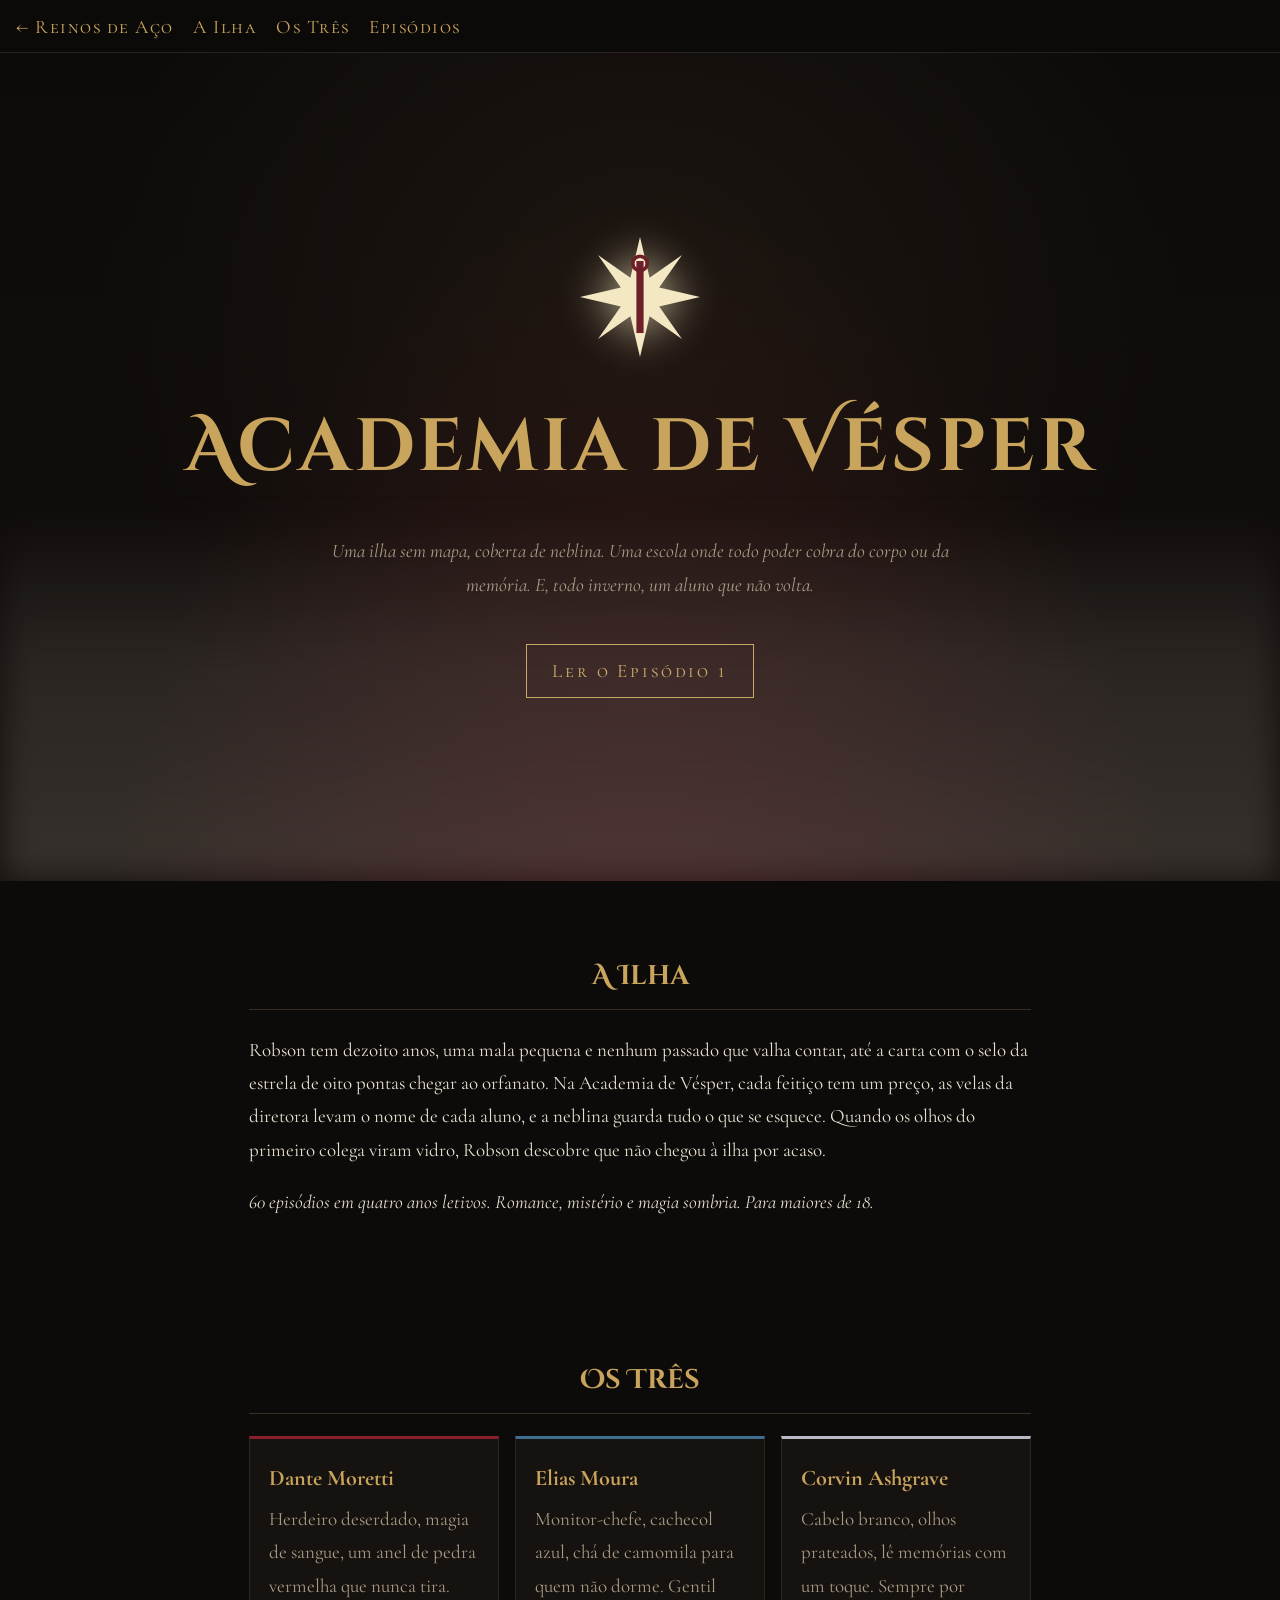
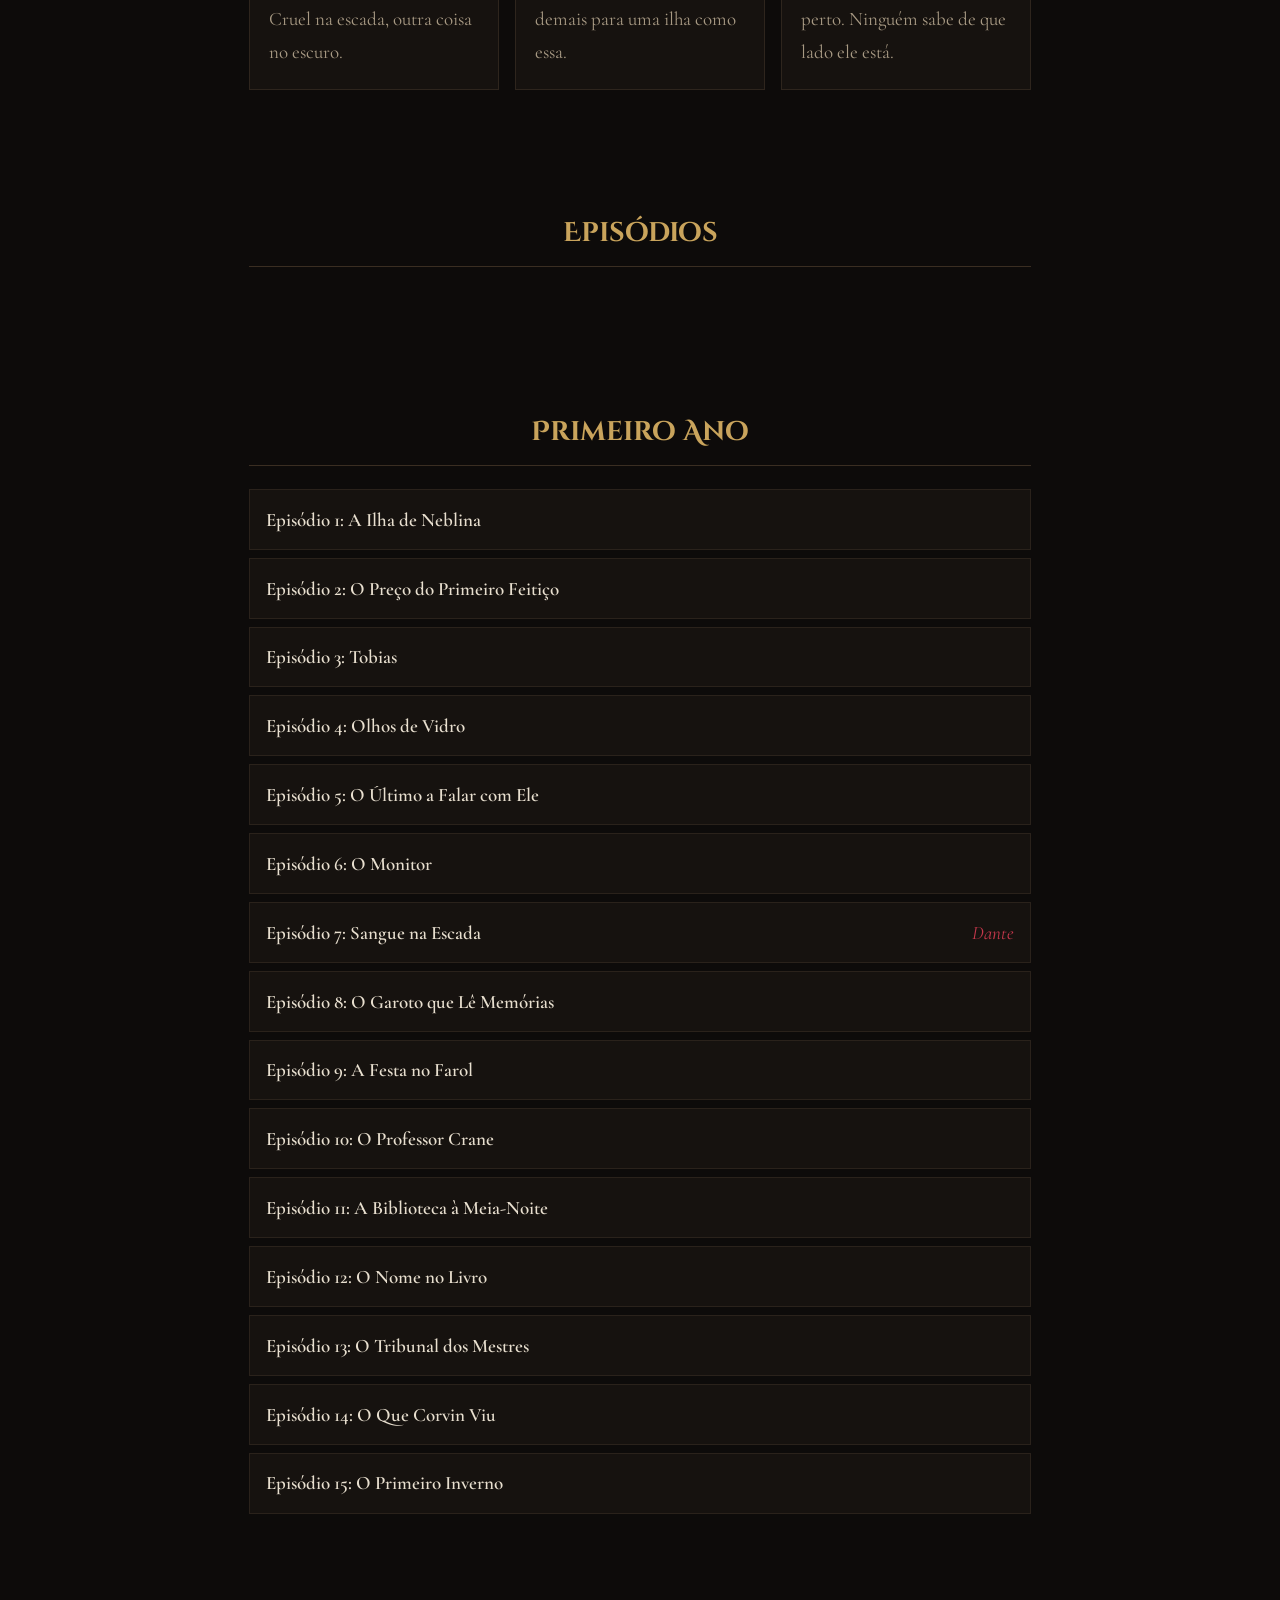
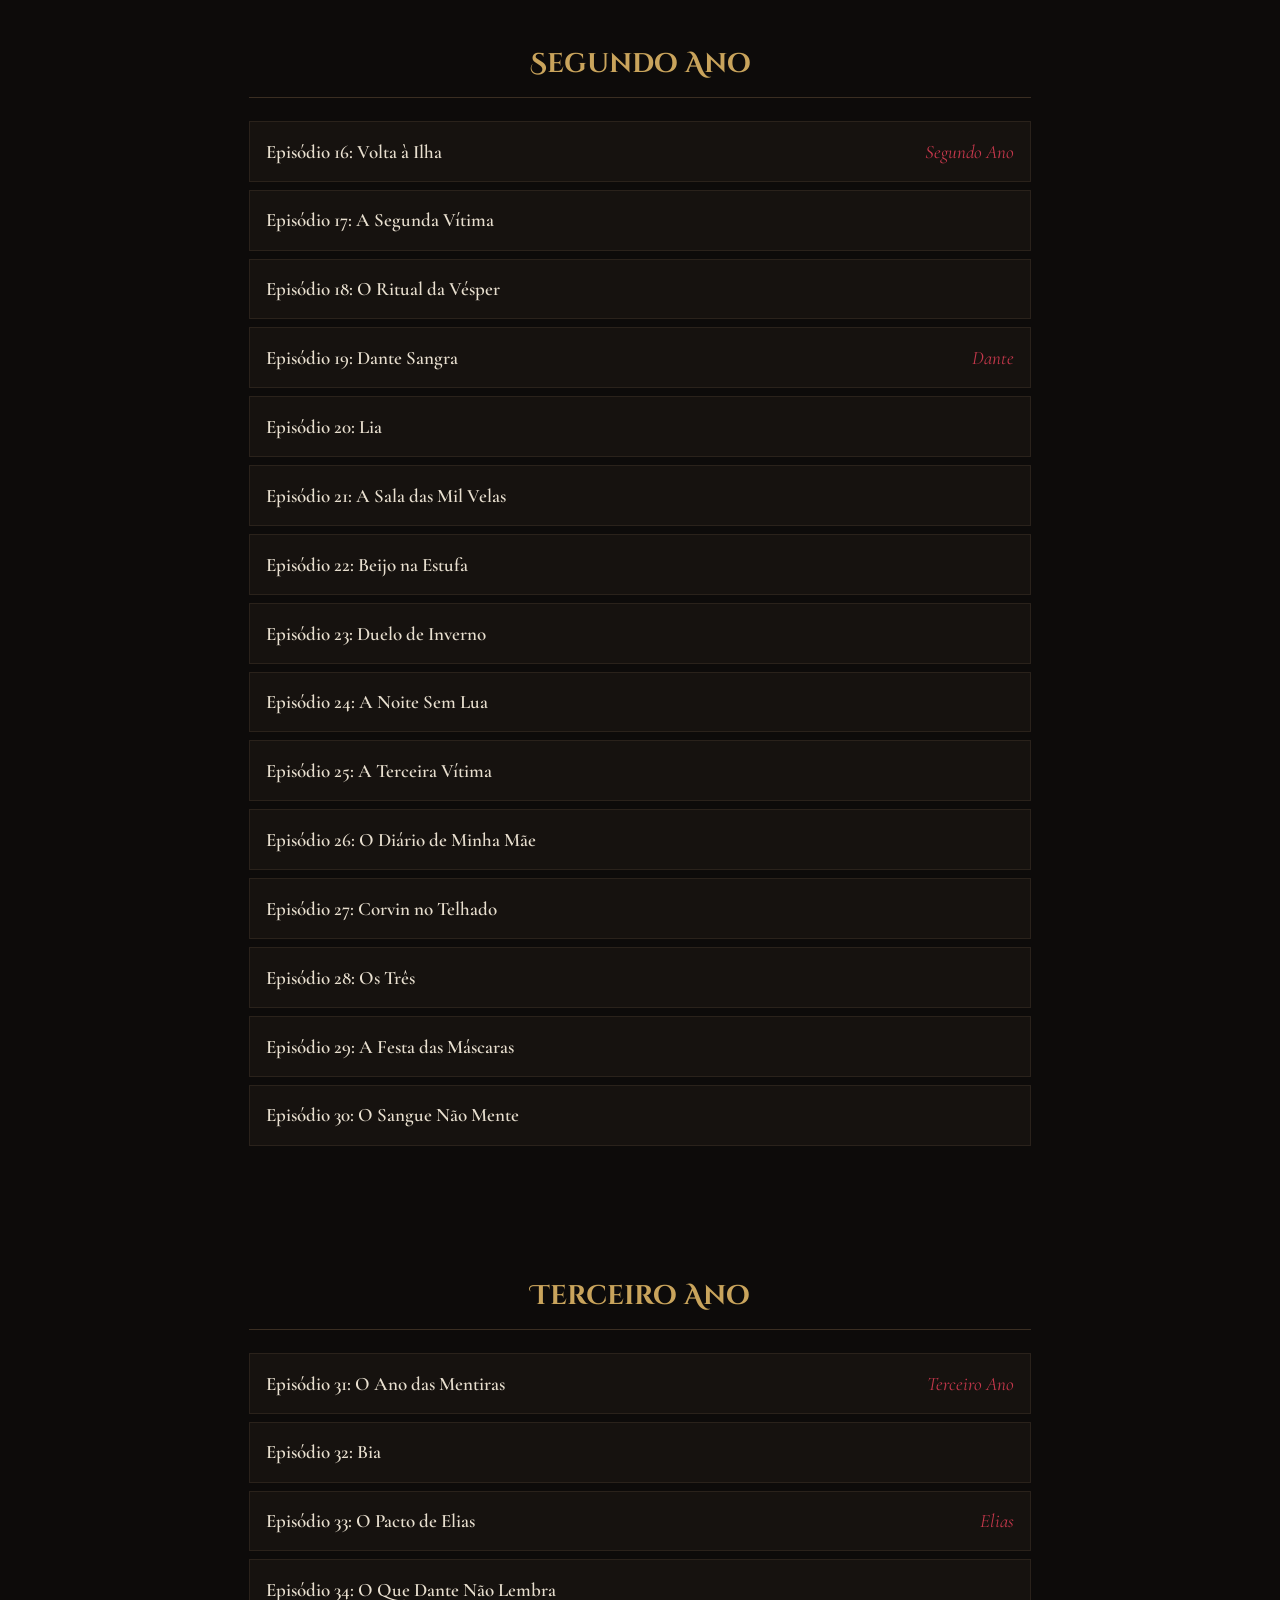
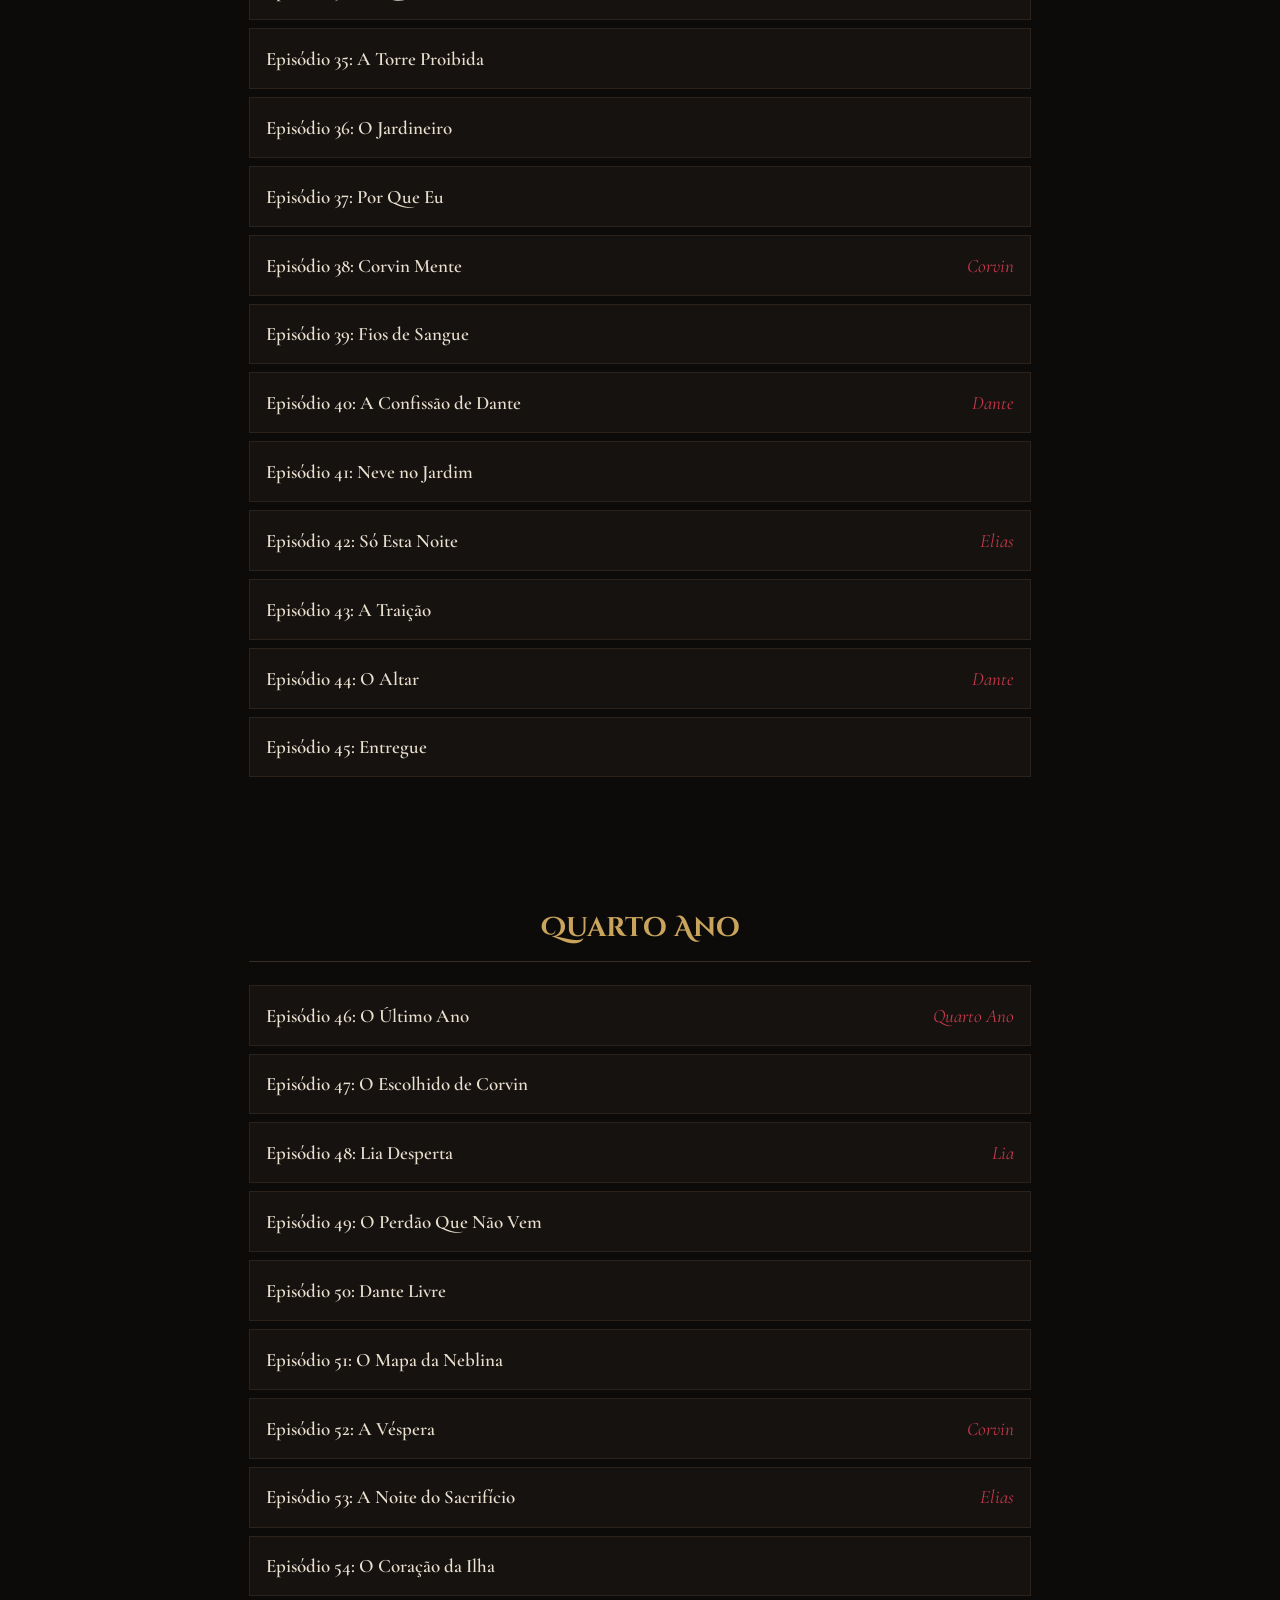
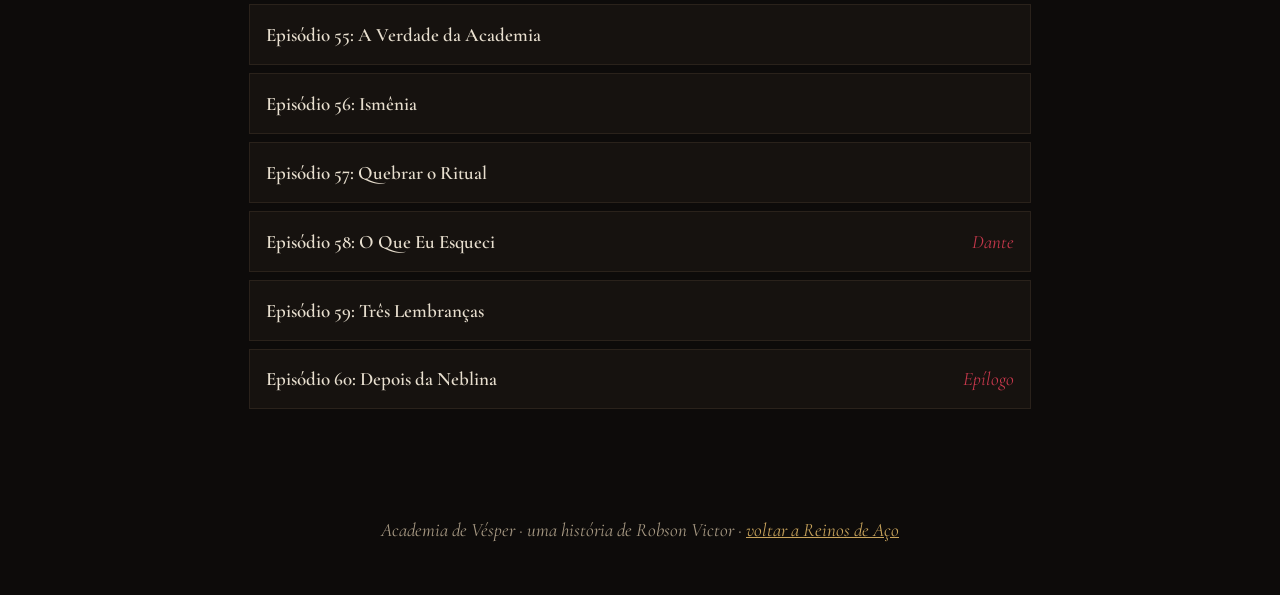
<file: vesper/index.html>
<!DOCTYPE html><html lang="pt-BR"><head><meta charset="utf-8"><meta name="viewport" content="width=device-width,initial-scale=1">
<title>Academia de Vésper</title>
<link href="https://fonts.googleapis.com/css2?family=Cormorant+Garamond:ital,wght@0,400;0,600;1,400&family=Cinzel+Decorative:wght@700&display=swap" rel="stylesheet">
<style>
:root{--bg:#0d0b0a;--ink:#e8dfcf;--muted:#a89a84;--wine:#6e1f2a;--gold:#c9a45c;--paper:#16120f}
*{box-sizing:border-box}body{margin:0;background:var(--bg);color:var(--ink);font:19px/1.75 "Cormorant Garamond",Georgia,serif}
a{color:var(--gold)}nav{position:sticky;top:0;z-index:5;background:#0d0b0aee;border-bottom:1px solid #2a221b;padding:.6rem 1rem;display:flex;gap:1.2rem;flex-wrap:wrap;font-variant:small-caps;letter-spacing:.08em}
nav a{text-decoration:none}
.hero{min-height:92vh;display:flex;flex-direction:column;align-items:center;justify-content:center;text-align:center;padding:3rem 1rem;position:relative;overflow:hidden;
background:radial-gradient(ellipse at 50% 30%,#3a2a1c55,transparent 60%),radial-gradient(ellipse at 50% 120%,#6e1f2a66,transparent 60%),linear-gradient(#0d0b0a,#120d0b)}
.hero:before{content:"";position:absolute;inset:auto 0 0 0;height:45%;background:linear-gradient(transparent,#cfc6b822 40%,#cfc6b833);filter:blur(18px);animation:fog 14s ease-in-out infinite alternate}
@keyframes fog{to{transform:translateX(-6%)}}
.star{width:120px;height:120px;margin-bottom:1.5rem;filter:drop-shadow(0 0 18px #e9dcb6aa);animation:pulse 4s ease-in-out infinite}
@keyframes pulse{50%{filter:drop-shadow(0 0 34px #fff3cc)}}
h1{font-family:"Cinzel Decorative",serif;font-size:clamp(2.2rem,7vw,4.6rem);margin:.2rem 0;color:var(--gold);letter-spacing:.04em}
.hero p{max-width:640px;font-size:1.2rem;color:var(--muted);font-style:italic}
.btn{margin-top:1.4rem;border:1px solid var(--gold);padding:.6rem 1.6rem;text-decoration:none;font-variant:small-caps;letter-spacing:.15em}
section{max-width:820px;margin:0 auto;padding:3rem 1.2rem}h2{font-family:"Cinzel Decorative",serif;color:var(--gold);text-align:center;font-size:1.7rem;border-bottom:1px solid #3a2e22;padding-bottom:.6rem}
.grid{display:grid;grid-template-columns:repeat(auto-fit,minmax(220px,1fr));gap:1rem}
.card{background:var(--paper);border:1px solid #2e251d;border-top:3px solid var(--c,var(--wine));padding:1rem 1.2rem}.card h3{margin:.2rem 0;color:var(--gold)}.card p{margin:.3rem 0;color:var(--muted)}
.ep{background:var(--paper);border:1px solid #2a221b;margin:.5rem 0}.ep summary{cursor:pointer;padding:.8rem 1rem;font-weight:600;display:flex;justify-content:space-between;gap:1rem}
.ep summary span{color:var(--wine);font-style:italic;font-weight:400;filter:brightness(1.8)}.ep[open] summary{border-bottom:1px solid #2a221b}
.text{padding:.5rem 1.4rem 1.4rem}.text hr{border:0;text-align:center}.text hr:after{content:"✦";color:var(--gold)}
footer{text-align:center;color:var(--muted);padding:3rem 1rem;font-style:italic}
</style></head><body>
<nav><a href="../">← Reinos de Aço</a><a href="#sobre">A Ilha</a><a href="#eles">Os Três</a><a href="#episodios">Episódios</a></nav>
<header class="hero">
<svg class="star" viewBox="0 0 100 100"><polygon fill="#f3e7c4" points="50,0 58,34 85,15 66,42 100,50 66,58 85,85 58,66 50,100 42,66 15,85 34,58 0,50 34,42 15,15 42,34"/><rect x="47" y="20" width="6" height="60" fill="#6e1f2a"/><circle cx="50" cy="22" r="6" fill="none" stroke="#6e1f2a" stroke-width="3"/></svg>
<h1>Academia de Vésper</h1>
<p>Uma ilha sem mapa, coberta de neblina. Uma escola onde todo poder cobra do corpo ou da memória. E, todo inverno, um aluno que não volta.</p>
<a class="btn" href="#ep1">Ler o Episódio 1</a></header>
<section id="sobre"><h2>A Ilha</h2><p>Robson tem dezoito anos, uma mala pequena e nenhum passado que valha contar, até a carta com o selo da estrela de oito pontas chegar ao orfanato. Na Academia de Vésper, cada feitiço tem um preço, as velas da diretora levam o nome de cada aluno, e a neblina guarda tudo o que se esquece. Quando os olhos do primeiro colega viram vidro, Robson descobre que não chegou à ilha por acaso.</p><p><em>60 episódios em quatro anos letivos. Romance, mistério e magia sombria. Para maiores de 18.</em></p></section>
<section id="eles"><h2>Os Três</h2><div class="grid">
<div class="card" style="--c:#8b1e2d"><h3>Dante Moretti</h3><p>Herdeiro deserdado, magia de sangue, um anel de pedra vermelha que nunca tira. Cruel na escada, outra coisa no escuro.</p></div>
<div class="card" style="--c:#3c6e8f"><h3>Elias Moura</h3><p>Monitor-chefe, cachecol azul, chá de camomila para quem não dorme. Gentil demais para uma ilha como essa.</p></div>
<div class="card" style="--c:#b9b9c6"><h3>Corvin Ashgrave</h3><p>Cabelo branco, olhos prateados, lê memórias com um toque. Sempre por perto. Ninguém sabe de que lado ele está.</p></div>
</div></section>
<section id="episodios"><h2>Episódios</h2></section>
<section class="year"><h2>Primeiro Ano</h2><details class="ep" id="ep1"><summary>Episódio 1: A Ilha de Neblina</summary><div class="text"><p>A balsa não tinha nome, só um número pintado no casco: 13. Robson achou aquilo um péssimo sinal e, mesmo assim, subiu a rampa com a mala de couro gasta que tinha sido da mãe. Ele não lembrava do rosto dela. Lembrava do cheiro de lavanda que ainda morava no forro da mala, e isso tinha que bastar.</p><p>Tinha dezoito anos fazia três dias. A carta chegara no dia do aniversário, lacrada com cera cor de vinho e um símbolo que ele nunca vira: uma estrela de oito pontas atravessada por uma chave. <em>Robson Victor, você foi admitido na Academia de Vésper. A balsa parte do Cais Velho à meia-noite. Não traga ninguém.</em> Não havia remetente. Não havia como recusar, também. Quando ele tentou rasgar a carta, o papel se recompôs sozinho na mão dele, quente como pele.</p><p>A neblina começou a dez minutos do cais. Primeiro rala, depois espessa como leite, até que Robson não via mais a própria mão no corrimão. Os outros passageiros eram uns vinte jovens, todos da idade dele, todos calados. Uma garota de tranças ruivas roía as unhas até sangrar. Um garoto alto, de casaco preto bom demais para aquela balsa, olhava a água como quem já sabia o que havia embaixo.</p><p>— Primeira vez? — perguntou a garota ruiva.</p><p>— É tão óbvio assim?</p><p>— Todo mundo aqui é primeira vez. Ninguém volta pra contar. — Ela estendeu a mão. — Beatriz. Bia. Meu irmão mais velho veio pra cá há seis anos. Nunca mais escreveu.</p><p>Robson apertou a mão dela e não soube o que responder.</p><p>A ilha surgiu de repente, como se a neblina tivesse aberto uma cortina. Penhascos negros, uma escadaria de pedra cortada na rocha e, lá no alto, a Academia: torres pontudas, vitrais acesos em cor de âmbar, um relógio enorme cujo ponteiro parecia andar para trás. O garoto de casaco preto riu baixo.</p><p>— Bonita, né? — disse ele, sem olhar para ninguém. — Igual armadilha de urso.</p><p>Ele tinha cabelo escuro jogado na testa, maxilar quadrado e um anel de prata com uma pedra vermelha no dedo médio. Quando percebeu que Robson o encarava, sorriu de canto.</p><p>— Algum problema, novato?</p><p>— Você também é novato.</p><p>— Eu nasci sabendo onde fica cada pedra desse lugar. Dante Moretti. Decora, porque você vai ouvir muito.</p><p>— Robson. Decora também, porque eu não vou sair do seu caminho.</p><p>Bia segurou o riso. Dante ergueu uma sobrancelha, interessado de um jeito que irritou Robson mais do que a arrogância.</p><p>No topo da escadaria, um rapaz esperava com uma lanterna. Era um pouco mais velho, uns vinte anos, cabelos castanho-claros ondulados, óculos redondos, um cachecol azul com o brasão da Academia. Tinha a voz mais gentil que Robson ouvira em meses.</p><p>— Bem-vindos. Sou Elias Moura, monitor do primeiro ano. Fiquem perto da lanterna. A neblina aqui gosta de quem se perde.</p><p>— Gosta como? — perguntou Robson.</p><p>Elias olhou para ele de verdade, pela primeira vez. Tinha olhos cor de mel cansados.</p><p>— Ela guarda. E não devolve.</p><p>Os portões de ferro se abriram sem que ninguém os tocasse. O saguão era um poço de pedra iluminado por mil velas que flutuavam no ar. Retratos antigos cobriam as paredes, e Robson teve a sensação desagradável de que os olhos pintados o seguiam. Num deles, uma mulher de cabelo escuro preso numa trança parecia, por um segundo, sorrir para ele. Quando ele piscou, ela estava séria de novo.</p><p>Na escadaria principal, alguém descia devagar. Os alunos mais velhos que passavam abriam caminho como água em volta de uma pedra. Era alto e magro, todo de preto, cabelo platinado quase branco caindo nos ombros, e tinha os olhos mais claros que Robson já vira: cinza de prata, quase sem pupila. Uma cicatriz fina atravessava a sobrancelha esquerda.</p><p>— Quem é aquele? — sussurrou Robson.</p><p>— Corvin Ashgrave — respondeu Bia, pálida. — Último ano. Dizem que ele lê memórias. Que basta encostar em você.</p><p>Corvin parou três degraus acima deles. Não olhou para Dante, nem para Bia, nem para Elias. Olhou para Robson. Por um instante longo demais, o saguão inteiro pareceu prender a respiração. Então ele disse, numa voz baixa e rouca:</p><p>— Então é você.</p><p>E foi embora.</p><p>— O que ele quis dizer com isso? — perguntou Robson.</p><p>Elias não respondeu. Dante, pela primeira vez naquela noite, não sorriu.</p><p>A diretora os recebeu no Salão Âmbar. Ismênia Vale era uma mulher de idade impossível de adivinhar, cabelos grisalhos presos num coque perfeito, luvas de renda negra. Sua voz não precisava de magia para encher o salão.</p><p>— Aqui, cada um de vocês vai descobrir o seu dom. E aqui, cada um de vocês vai pagar por ele. Toda magia em Vésper tem preço: o corpo ou a memória. Escolham bem o que estão dispostos a perder. — Ela sorriu. — E nunca, jamais, saiam depois do sino da meia-noite.</p><p>O relógio da torre bateu doze vezes, para trás.</p><p>Naquela noite, no dormitório da Torre Leste, Robson não dormiu. Pela janela, a neblina se movia como um animal respirando. E lá embaixo, no pátio, uma figura de preto e cabelo branco olhava para a janela dele, imóvel, até o amanhecer.</p></div></details><details class="ep" id="ep2"><summary>Episódio 2: O Preço do Primeiro Feitiço</summary><div class="text"><p>A cerimônia do Despertar acontecia no terceiro dia, na Sala dos Espelhos. Era uma sala circular sem janelas, com espelhos de moldura escura do chão ao teto, e no centro uma bacia de pedra cheia de uma água tão parada que parecia vidro.</p><p>— Vocês vão colocar as mãos na água — explicou o professor Aurélio Crane, um homem magro de barba pontuda e dedos manchados de tinta. — A água mostra o dom. Depois, mostra o preço. Não gritem. A água não gosta de gritos.</p><p>Bia foi a quarta. Quando ela tocou a água, as chamas de todas as velas se inclinaram para ela. Fogo. Nos espelhos, o reflexo dela envelheceu um ano em um segundo e voltou ao normal.</p><p>— Corpo — anunciou Crane, anotando. — Cada grande chama vai custar um pouco do seu tempo, senhorita Alves. Use com moderação.</p><p>Bia ficou branca, mas ergueu o queixo.</p><p>Dante foi o décimo. Ele mergulhou as mãos na água sem hesitar, e a bacia inteira ficou vermelha. Um murmúrio correu entre os alunos. Nos espelhos, o reflexo de Dante sangrava pelos olhos, pelo nariz, pelas mãos.</p><p>— Sangue — disse Crane, mais baixo. — Como seu pai. Como seu avô. Preço: corpo. O senhor sabe o que isso significa, Moretti.</p><p>— Sei — respondeu Dante, secando as mãos na calça como se nada tivesse acontecido. Mas Robson viu os dedos dele tremerem.</p><p>Quando chegou a vez de Robson, a sala ficou fria. Ele mergulhou as mãos e não sentiu nada. Nem frio, nem calor. A água continuou transparente. Os espelhos continuaram mostrando um Robson normal, de olhos arregalados.</p><p>— Hum — fez Crane. — Interessante. Às vezes o dom demora a...</p><p>Então todas as velas da sala se apagaram ao mesmo tempo.</p><p>No escuro, Robson sentiu: um puxão, como se o ar estivesse sendo sugado para dentro do peito dele. A magia da sala, as chamas de Bia ainda mornas no ar, o cheiro de ferro do sangue de Dante, tudo correu para as mãos dele como água para um ralo. E junto, alguma coisa saiu dele. Uma imagem: uma cozinha amarela, uma mulher cantando. Sumiu. Ele tentou alcançar a lembrança e não havia nada lá, só um buraco liso.</p><p>Quando as velas voltaram, Crane estava pálido.</p><p>— Anulação — disse ele, num sussurro. — Você absorve magia. Desfaz.</p><p>— E o preço? — perguntou Robson, com a voz estranha.</p><p>Crane olhou para os espelhos. Em todos eles, o reflexo de Robson tinha o rosto borrado, como uma foto antiga apagada pela chuva.</p><p>— Memória, senhor Victor. Cada vez que você usar, vai esquecer alguma coisa. E não escolhe o quê.</p><p>Robson saiu da sala com as pernas moles. Tentou lembrar o que tinha perdido e só sabia que tinha sido algo bom. Isso doía mais do que se soubesse.</p><p>No corredor, Elias o esperava.</p><p>— Você tá bem?</p><p>— Acabei de esquecer alguma coisa e nem sei o quê. Então não, acho que não.</p><p>Elias tirou do bolso um caderno pequeno de capa de couro azul e uma caneta.</p><p>— Todo mundo que paga com memória devia ter um desses. Escreve as coisas que importam. Assim, se sumirem da cabeça, ficam no papel. — Ele sorriu, meio sem jeito. — Minha irmã faz isso. Paga com memória também.</p><p>— Sua irmã estuda aqui?</p><p>O sorriso de Elias vacilou.</p><p>— Estudava. Ela tá na enfermaria da ala norte. Faz um tempo.</p><p>Robson pegou o caderno. Na primeira página escreveu: <em>Minha mãe cheirava a lavanda. Meu nome é Robson Victor. Eu cheguei aqui no dia 3 de setembro.</em> Quando ergueu os olhos, Elias estava perto demais, olhando a letra dele, e se afastou um passo, corando.</p><p>— Desculpa. Hábito de monitor.</p><p>— Tudo bem — disse Robson, e descobriu que estava sorrindo.</p><p>À noite, no refeitório, Dante se sentou na frente dele sem pedir licença.</p><p>— Anulação — disse, girando o anel vermelho. — Sabe quantos anuladores a Academia teve em trezentos anos? Três. Sabe o que aconteceu com eles?</p><p>— Imagino que você vai me contar.</p><p>— Nenhum se formou. — Dante se inclinou por cima da mesa. Tinha um cheiro de cedro e ferro. — Eu sentiria muito se você sumisse antes de eu ter a chance de te derrotar num duelo, novato.</p><p>— Você tá me ameaçando ou flertando? Porque tá difícil saber.</p><p>Dante abriu a boca, fechou, e pela primeira vez pareceu não ter resposta. Bia engasgou com o suco. Ele se levantou, irritado, e saiu. Mas, da porta, olhou para trás.</p><p>Mais tarde, escrevendo no caderno azul, Robson anotou: <em>Dante Moretti. Sangue. Idiota. Olhou pra trás.</em></p><p>E, abaixo, numa letra que ele não lembrava de ter feito:</p><p><em>Não confie no espelho.</em></p></div></details><details class="ep" id="ep3"><summary>Episódio 3: Tobias</summary><div class="text"><p>Tobias Lenz era a pessoa mais falante que Robson já conhecera. Dividiam o quarto na Torre Leste com mais dois garotos que mal apareciam, e em uma semana Tobias já tinha contado a Robson a vida inteira: a fazenda de maçãs da família, os três irmãos menores, a professora que descobriu que ele fazia flores murcharem com o olhar.</p><p>— Meu dom é o inverso de vida — disse ele na quinta noite, deitado na cama de cima, balançando um pé. — Eu seco as coisas. O preço é corpo. Cada vez que eu uso, meus dedos ficam mais frios. Olha.</p><p>Ele estendeu a mão para baixo, e Robson tocou: gelada como pedra de rio.</p><p>— Não usa muito, então.</p><p>— Não dá pra não usar. Os professores mandam. — Tobias ficou quieto um tempo. — Robson, você já reparou que tem uma ala inteira da biblioteca fechada com corrente?</p><p>— A Seção Velada. Elias disse que é só pra último ano.</p><p>— Eu entrei.</p><p>Robson se sentou na cama.</p><p>— Você o quê?</p><p>— Ontem. A corrente tava solta. Achei um livro com nomes. Uma lista. Um nome por ano, desde mil seiscentos e alguma coisa. Do lado de cada nome, uma data. Sempre a mesma: a noite do solstício de inverno. — A voz dele baixou. — E sabe o que é estranho? Eu procurei os nomes nos registros de formatura. Nenhum deles se formou. Nenhum deles foi expulso. Eles simplesmente param de existir.</p><p>Um frio subiu pela espinha de Robson.</p><p>— Talvez seja uma lista de... sei lá, homenagens.</p><p>— Talvez. — Tobias não parecia acreditar. — Vou voltar amanhã e copiar a lista. Quero ver se meu tio tá nela. Ele estudou aqui e a família diz que ele morreu num acidente de barco. Mas ninguém nunca achou o barco.</p><p>— Tobias, não volta lá sozinho.</p><p>— Então vem comigo.</p><p>Robson hesitou. Tinha tido um dia horrível: um treino de Anulação com Crane em que esqueceu o nome da rua onde cresceu, e precisou ler no caderno azul. Ainda estava com dor de cabeça.</p><p>— Amanhã eu vejo — disse.</p><p>Tobias sorriu no escuro.</p><p>— Você é um bom amigo, sabia? A gente se conhece há uma semana e eu já confio em você.</p><p>No dia seguinte, Robson passou a tarde inteira no pátio de duelos, porque Dante o desafiou na frente de todo mundo.</p><p>— Primeiro duelo oficial dos novatos — anunciou Dante, tirando o casaco. Por baixo, uma camisa branca de mangas dobradas mostrava antebraços cheios de pequenas cicatrizes. — A não ser que você prefira correr.</p><p>Robson não sabia duelar. Mas sabia apanhar, porque tinha crescido em orfanato. Quando Dante fez o primeiro movimento, um chicote fino de sangue saindo do próprio pulso, Robson não pensou: abriu as mãos e puxou. O chicote se desfez no ar como fumaça vermelha. Dante cambaleou, surpreso, e Robson aproveitou para derrubá-lo com um empurrão nada mágico no peito.</p><p>Os dois caíram no chão de pedra. Robson por cima. Por um segundo, ficaram parados, respirando rápido, rostos a um palmo de distância. Os olhos de Dante eram castanho-escuros, quase pretos, com uma pinta pequena embaixo do esquerdo. Ele não empurrou Robson de volta.</p><p>— Trapaceiro — disse Dante, baixo.</p><p>— Ganhador — respondeu Robson.</p><p>Alguém assobiou na plateia. Robson se levantou depressa, com o rosto quente. Dante ficou deitado mais um instante, olhando o céu, e então riu. Uma risada de verdade, sem arrogância.</p><p>— Revanche — disse ele. — Sexta.</p><p>Só quando foi embora do pátio Robson percebeu que tinha esquecido algo de novo. Abriu o caderno azul e leu a primeira página. <em>Minha mãe cheirava a lavanda.</em> Ele leu a frase três vezes. Não lembrava de lavanda. Não lembrava de cheiro nenhum.</p><p>Ficou tão abalado que foi direto para o quarto e dormiu sem jantar. Acordou depois da meia-noite com o sino. A cama de cima estava vazia. O pé de Tobias não balançava.</p><p>Ele esperou. Uma hora. Duas. Pensou em ir atrás, lembrou do aviso da diretora, pensou de novo. No fim, acabou cochilando sentado.</p><p>Às seis da manhã, um grito atravessou a Torre Leste inteira.</p><p>Robson correu pelo corredor de pijama, junto com metade dos alunos. Na porta da biblioteca, Elias estava de joelhos, branco como papel, tentando impedir os novatos de entrar. Mas Robson viu por cima do ombro dele.</p><p>Tobias estava sentado numa das mesas de leitura, a cabeça apoiada num livro aberto, como se tivesse adormecido estudando. Só que os olhos dele estavam abertos. E não eram mais olhos. Eram duas esferas de vidro transparente, perfeitas, onde a luz das janelas se partia em pequenos arco-íris.</p><p>Robson ouviu alguém vomitar atrás dele. Ouviu Bia chamar seu nome. Ouviu Elias dizendo "voltem, voltem pra cima". Mas o que mais ouviu foi a voz de Tobias, de um dia antes, sorrindo no escuro:</p><p><em>Então vem comigo.</em></p></div></details><details class="ep" id="ep4"><summary>Episódio 4: Olhos de Vidro</summary><div class="text"><p>A Academia não chamou a polícia. Não havia polícia na ilha, e a balsa só voltava na primavera. Em vez disso, a diretora Ismênia Vale reuniu os alunos no Salão Âmbar às oito da manhã, as luvas de renda imóveis sobre o púlpito.</p><p>— Tobias Lenz faleceu esta noite — disse ela. — Uma tragédia. A causa está sendo investigada pelos mestres. Até segunda ordem, o toque de recolher começa às nove. A biblioteca está fechada.</p><p>Ninguém perguntou dos olhos. Todo mundo tinha visto, ou ouvido de quem viu, e ninguém perguntou. Robson percebeu que isso era a coisa mais assustadora de todas: o silêncio treinado de quem já tinha passado por aquilo antes.</p><p>Depois da reunião, ele subiu ao quarto e encontrou a cama de Tobias já arrumada. Os lençóis trocados, a mala sumida, os desenhos de maçãs que ele tinha pregado na parede arrancados, deixando só furinhos de alfinete. Era como se Tobias nunca tivesse existido.</p><p>Robson se sentou na cama dele e chorou, pela primeira vez desde que chegara.</p><p>Alguém bateu à porta. Era Elias, com duas xícaras de chá.</p><p>— Posso?</p><p>Robson fez que sim. Elias sentou ao lado dele, e por um tempo os dois só ficaram ali, segurando as xícaras quentes.</p><p>— Vocês eram próximos — disse Elias.</p><p>— Uma semana. Mas sim. — Robson enxugou o rosto. — Elias, ele me contou de um livro. Na Seção Velada. Uma lista de nomes, um por ano, todos com a data do solstício. Ele ia voltar lá ontem. Me chamou pra ir junto. Eu não fui.</p><p>Elias ficou muito quieto.</p><p>— Você contou isso pra mais alguém?</p><p>— Não.</p><p>— Não conta. — Elias pousou a xícara e pegou as mãos de Robson. As dele eram quentes e tinham calos de caneta. — Escuta. Eu tô nessa escola há quatro anos. Isso já aconteceu antes. Olhos de vidro. Uma vez por ano, às vezes duas. Os mestres sempre dizem que foi um acidente de magia. Que o aluno usou o dom além do limite. E quem faz pergunta demais...</p><p>— Some?</p><p>— É transferido. — Elias tentou sorrir e não conseguiu. — É o que dizem.</p><p>— Você não acredita nisso.</p><p>— Minha irmã fez perguntas demais. Agora ela dorme na ala norte e não acorda. — A voz dele quebrou. — Então não, eu não acredito.</p><p>Robson olhou para as mãos dos dois, entrelaçadas sem que nenhum deles tivesse decidido isso.</p><p>— Me ajuda a descobrir o que aconteceu com ele.</p><p>— Robson...</p><p>— Por favor. Eu devo isso a ele.</p><p>Elias respirou fundo e ajeitou os óculos.</p><p>— Tá. Mas do meu jeito. Com cuidado. E você me conta tudo, entendeu? Tudo.</p><p>— Prometo.</p><p>Naquela tarde, o professor Crane deu aula como se nada tivesse acontecido. Explicou a teoria do preço: que toda magia era um empréstimo, e a ilha cobrava os juros. Que a neblina era feita, segundo os registros antigos, das memórias que os alunos perdiam ao longo dos séculos.</p><p>— Então a neblina é... a gente? — perguntou Bia.</p><p>— Uma parte de vocês — sorriu Crane. — Bonito, não acham? Vocês nunca deixam a ilha inteiramente.</p><p>Dante, sentado na fileira da frente, apertou tanto a pena que ela quebrou.</p><p>Depois da aula, Robson o encontrou sozinho no corredor das gárgulas, encostado numa janela, olhando o mar.</p><p>— Você conhecia o Tobias?</p><p>— Não. — Dante não se virou. — Mas meu primo morreu assim. Faz cinco anos. Olhos de vidro, na estufa. Eu tinha treze. Ninguém da minha família falou o nome dele de novo.</p><p>— Por quê?</p><p>— Porque os Moretti estudam em Vésper há duzentos anos, e quem estuda aqui aprende a não perguntar. — Ele se virou. Os olhos estavam vermelhos, e não de magia. — E você vai aprender também, novato. Ou vai acabar igual a ele.</p><p>— Isso é ameaça de novo?</p><p>— É um aviso. — Dante se aproximou, perto o bastante para Robson sentir o calor dele. — Eu não quero ver seus olhos virarem vidro.</p><p>Ele foi embora antes que Robson pudesse responder.</p><p>À noite, Robson escreveu no caderno azul tudo que lembrava de Tobias. A fazenda de maçãs. Os três irmãos. O pé balançando. Escreveu até a mão doer, porque tinha medo de que a Anulação levasse aquilo também.</p><p>Na última linha, escreveu: <em>Eu vou descobrir quem fez isso.</em></p><p>Debaixo da porta, enquanto ele dormia, alguém passou um bilhete dobrado. Robson só o encontrou de manhã. Era papel antigo, amarelado, e tinha só três palavras, numa caligrafia elegante e fria:</p><p><em>Você foi visto.</em></p></div></details><details class="ep" id="ep5"><summary>Episódio 5: O Último a Falar com Ele</summary><div class="text"><p>Os mestres chamaram Robson à Sala do Conselho no sexto dia depois da morte de Tobias. Era uma sala estreita no alto da Torre do Relógio, com uma mesa comprida e sete cadeiras de espaldar alto. Seis estavam ocupadas. A sétima, no centro, era de Ismênia Vale.</p><p>— Senhor Victor — disse ela, gentil como uma lâmina. — Sente-se.</p><p>Ele se sentou numa cadeira baixa demais, que o deixava olhando para cima.</p><p>— Um aluno o viu saindo da Torre Leste depois do sino, na noite em que Tobias Lenz morreu.</p><p>— Eu não saí. Eu dormi. Acordei com o sino e ele não tava, mas eu fiquei no quarto.</p><p>— Seus colegas de quarto confirmam?</p><p>Robson pensou nos dois garotos que nunca estavam lá.</p><p>— Eles não tavam.</p><p>A professora de Alquimia, uma mulher de rosto redondo chamada Hilda Brann, inclinou-se para a frente.</p><p>— Você foi a última pessoa a conversar com Tobias. Ele comentou com outro aluno que ia encontrar "o amigo da Anulação" naquela noite.</p><p>O estômago de Robson despencou.</p><p>— Ele me chamou pra ir com ele. Eu disse que não.</p><p>— Ir aonde? — perguntou Ismênia.</p><p>Robson lembrou do aviso de Elias. <em>Não conta.</em></p><p>— Ele não disse.</p><p>Um silêncio longo. A diretora tirou uma das luvas, devagar, dedo por dedo. A mão por baixo era muito branca e cheia de veias finas e escuras, como raízes.</p><p>— Há algo que talvez o senhor não saiba sobre o seu dom, senhor Victor. A Anulação absorve magia. Toda ela. Inclusive a força vital de quem é feito de magia. Como todos nós. — Ela sorriu. — Um anulador mal treinado poderia, sem querer, esvaziar alguém. Os olhos de quem é esvaziado, dizem os livros antigos, ficam transparentes.</p><p>— Eu não fiz isso.</p><p>— Eu não disse que fez. Disse que poderia ter feito. Dormindo. Sem lembrar. — O sorriso não mudou. — O senhor paga com memória, não paga?</p><p>Robson sentiu o chão sumir. Porque era verdade. Ele não lembrava da lavanda. Ele não lembrava de metade da própria infância. Como podia ter certeza de que não tinha saído do quarto?</p><p>— Até o fim da investigação, o senhor está proibido de usar o seu dom fora das aulas supervisionadas pelo professor Crane. E terá que se apresentar a ele todas as noites, antes do sino. Está dispensado.</p><p>Quando ele saiu, a escola inteira já sabia. As conversas paravam quando ele entrava no refeitório. Uma garota do segundo ano trocou de mesa. Alguém escreveu ASSASSINO com giz na porta do quarto dele, e Robson passou meia hora esfregando até a pedra ficar vermelha.</p><p>Bia o encontrou ali, ajoelhado no corredor, com a escova nas mãos.</p><p>— Para — disse ela, e se ajoelhou do lado. Estalou os dedos, e uma chama pequena lambeu o resto do giz até virar pó. Nos olhos dela, um fio branco apareceu num cílio. — Pronto.</p><p>— Bia, não usa seu dom por minha causa. Custa tempo.</p><p>— Custa um pouquinho. E você vale um pouquinho. — Ela bateu o ombro no dele. — Eu sei que não foi você.</p><p>— Como?</p><p>— Porque você chorou na cama dele. Assassino não chora na cama da vítima. — Ela deu de ombros. — E porque eu tenho um bom faro pra gente ruim. Você não tem cheiro de gente ruim.</p><p>Robson riu, meio chorando.</p><p>Elias apareceu ao fim da tarde, nervoso.</p><p>— Eu tentei falar com a diretora. Ela disse que um aluno do último ano viu você sair. Não quis dizer quem.</p><p>— Último ano — repetiu Robson.</p><p>E os dois pensaram no mesmo nome ao mesmo tempo. Corvin Ashgrave, parado no pátio na primeira noite, olhando a janela dele até o amanhecer.</p><p>— Ele lê memórias — disse Robson devagar. — Se ele quisesse provar que eu saí, era só encostar em mim e...</p><p>— Ou dizer que encostou — completou Elias. — Ninguém pode verificar.</p><p>Naquela noite, a caminho da sala de Crane, Robson cruzou com Corvin no corredor das gárgulas. Corvin vinha na direção oposta, sozinho, as mãos nos bolsos do casaco longo. Robson parou no meio do caminho.</p><p>— Foi você que disse que me viu.</p><p>Corvin parou também. De perto, era ainda mais estranho: pele pálida quase translúcida, aqueles olhos prateados, a cicatriz na sobrancelha. Parecia cansado de um jeito que nenhum aluno devia estar.</p><p>— Fui — disse simplesmente.</p><p>— Por quê? Eu não saí do quarto.</p><p>— Saiu sim. — Corvin deu um passo, e Robson sentiu o ar ficar mais frio. — Você só não lembra.</p><p>— Mentira.</p><p>— Talvez. — Corvin inclinou a cabeça, estudando-o como quem lê uma página difícil. — Quer que eu te mostre?</p><p>Ele ergueu a mão, os dedos longos a centímetros da têmpora de Robson. Robson sentiu um puxão estranho, como se a mente dele se inclinasse na direção daquela mão.</p><p>E deu um passo para trás.</p><p>— Não encosta em mim.</p><p>Corvin baixou a mão. Por um segundo, algo passou pelo rosto dele, rápido demais para ser lido. Quase tristeza.</p><p>— Como quiser — disse. — Mas tranque a janela à noite, Robson Victor. Não é de mim que você deveria ter medo.</p><p>E desapareceu na curva do corredor, deixando para trás um cheiro de chuva e papel velho.</p></div></details><details class="ep" id="ep6"><summary>Episódio 6: O Monitor</summary><div class="text"><p>Elias tinha um esconderijo. Ficava no alto da Torre Oeste, uma salinha redonda que um dia tinha sido observatório, com um telescópio de latão enferrujado, almofadas velhas e paredes cobertas de mapas da ilha desenhados à mão.</p><p>— Eu venho aqui quando preciso pensar — disse ele, acendendo uma lamparina. — Ou quando preciso não pensar.</p><p>— Você que desenhou tudo isso?</p><p>— Quatro anos de insônia. — Ele sorriu, envergonhado. — A ilha muda. Os corredores mudam. Eu tento acompanhar.</p><p>Robson percorreu os mapas com os olhos. Havia túneis marcados em vermelho embaixo da Academia, desenhados em linhas pontilhadas, e uma área inteira no centro da ilha onde Elias só tinha escrito uma palavra: <em>Coração?</em></p><p>— O que é isso?</p><p>— Não sei. Toda trilha que eu sigo pro centro da ilha me devolve pro mesmo lugar. A neblina não deixa passar. — Elias se sentou numa almofada. — Mas os túneis embaixo da biblioteca vão naquela direção. Eu tenho certeza.</p><p>Robson se sentou ao lado dele. Estavam perto, joelho com joelho, e o cheiro de Elias era de tinta e chá de camomila.</p><p>— Por que você tá me ajudando? Sério. Metade da escola acha que eu sou assassino.</p><p>Elias demorou para responder.</p><p>— Porque minha irmã, a Lia, tinha dezesseis anos quando entrou aqui. Era a pessoa mais curiosa do mundo. Ela começou a investigar as mortes no segundo ano. Um dia ela me disse: "Eli, eu acho que sei o que tem no centro da ilha". No dia seguinte, ela não acordou. — Ele tirou os óculos e limpou as lentes, só para ter o que fazer com as mãos. — Os mestres dizem que foi o preço. Que ela gastou memória demais e a mente dela apagou. Mas ela ainda respira. Ainda sonha. Eu vejo os olhos dela se mexendo embaixo das pálpebras.</p><p>— Sinto muito.</p><p>— Quando eu vi você na escadaria no primeiro dia, olhando a neblina daquele jeito... você me lembrou ela. — Elias recolocou os óculos e sorriu, os olhos brilhando. — Então eu tô te ajudando porque não consegui ajudar ela. É egoísta, eu sei.</p><p>— Não é egoísta. — Robson não pensou antes de pegar a mão dele. — É bonito.</p><p>Os dois ficaram olhando as mãos juntas. A lamparina chiou. Lá fora, a neblina batia de leve na vidraça como se quisesse ouvir.</p><p>— Robson — disse Elias, baixinho. — Eu sou seu monitor.</p><p>— Eu sei.</p><p>— Isso é... complicado.</p><p>— Eu sei. — Robson não soltou a mão. — Mas eu tenho dezoito e você tem vinte, e ninguém aqui segue regra nenhuma que presta, então...</p><p>Elias riu, um riso nervoso, e encostou a testa na de Robson. Não se beijaram. Ficaram assim, respirando o mesmo ar quente, os narizes quase se tocando, e era quase pior do que um beijo, porque Robson sentia o coração dele batendo forte pelo pulso.</p><p>— Ainda não — sussurrou Elias. — Primeiro eu preciso que você fique vivo.</p><p>— Combinado.</p><p>Eles passaram o resto da noite fazendo planos. Elias, como monitor, tinha uma chave mestra para as salas de estudo. Não abria a Seção Velada, mas abria a sala de arquivos ao lado, que compartilhava uma parede com ela. E na parede havia uma lareira antiga, fechada com tijolos.</p><p>— Se a gente tirar os tijolos de trás... — disse Elias, apontando num dos mapas.</p><p>— Entramos na Seção Velada pelos fundos.</p><p>— No sábado. É noite de banquete. Os mestres estarão todos no Salão Âmbar.</p><p>Robson desceu da Torre Oeste quase no sino, correndo para a sala de Crane. O professor o esperava com chá e uma expressão estranha.</p><p>— Atrasado, senhor Victor.</p><p>— Desculpa. Estava estudando.</p><p>— Hum. — Crane o observou por cima dos óculos. — Sabe por que a diretora o mandou aqui todas as noites?</p><p>— Pra me vigiar.</p><p>— Pra que eu possa testemunhar onde o senhor está. — Crane serviu o chá. — Foi ideia de outra pessoa, na verdade. Alguém que pediu muito, muito educadamente.</p><p>— Quem?</p><p>Crane sorriu e não respondeu. Mas os dedos dele, manchados de tinta, tremiam levemente ao segurar a xícara, e Robson guardou isso.</p><p>Mais tarde, no caderno azul, ele escreveu: <em>Elias. Testa na minha testa. "Ainda não."</em> E ficou um tempão olhando a frase, sorrindo como um idiota, até lembrar de Tobias e o sorriso morrer.</p><p>Abaixo, escreveu: <em>Crane está com medo de alguém.</em></p></div></details><details class="ep" id="ep7"><summary>Episódio 7: Sangue na Escada<span>Dante</span></summary><div class="text"><p>Dante Moretti acordou no chão da escadaria da Torre Sul com o gosto de ferro na boca e não fazia ideia de como tinha chegado ali.</p><p>Era a terceira vez naquele mês.</p><p>Ele se sentou devagar, a cabeça latejando. A pedra embaixo dele estava úmida. Quando olhou as mãos, viu que estavam cobertas de sangue seco até os pulsos. Não sabia se era dele. Examinou os braços: as cicatrizes de sempre, as pequenas incisões que fazia para usar o dom, nenhuma nova.</p><p>O anel. O anel com a pedra vermelha estava quente no dedo, quente como brasa, pulsando no ritmo do coração dele.</p><p>— De novo não — sussurrou.</p><p>O avô tinha dado o anel no dia em que ele fez dezessete. <em>Todo Moretti usa. Guarda um pouco do nosso sangue. Protege você.</em> Dante nunca tirava. Uma vez tentou, por brincadeira, e desmaiou na hora, acordou três horas depois com a mãe chorando ao lado da cama. Desde então, entendeu que o anel não era um presente. Era uma coleira.</p><p>Ele subiu para o quarto pelos corredores mais escuros, lavou as mãos na bacia até a água ficar rosada e depois transparente. Ninguém tinha morrido naquela noite. Ele saberia. A escola inteira saberia.</p><p>Mas e na noite de Tobias Lenz?</p><p>Dante não lembrava daquela noite. Tinha ido dormir e acordado na cama, normal. Só que de manhã encontrou terra embaixo das unhas e um rasgo na manga da camisa. E quando viu os olhos de vidro, alguma coisa dentro dele reconheceu aquele brilho, como uma palavra na ponta da língua.</p><p>Ele não contou para ninguém. Para quem contaria? Para a diretora, que jantava com o avô dele todo Natal?</p><p>Naquela sexta, ele tinha marcado a revanche com o novato. Pensou em cancelar. Não cancelou.</p><p>O pátio de duelos estava cheio. Robson Victor apareceu de camiseta preta, o cabelo bagunçado, cara de quem não dormia direito fazia uma semana. Metade da plateia vaiou quando ele entrou. <em>Assassino</em>, alguém gritou. Robson nem piscou. Dante sentiu uma raiva súbita e esquisita contra quem tinha gritado.</p><p>— Pronto pra perder, Moretti? — perguntou Robson.</p><p>— Eu nunca perco duas vezes.</p><p>Começaram. Dessa vez Dante foi mais esperto: não usou um chicote só, usou cinco agulhas de sangue que vinham de direções diferentes. Robson anulou duas, desviou de uma, e as outras duas o pegaram de raspão no ombro. Ele caiu de joelhos. A plateia comemorou.</p><p>E Dante parou. Porque o sangue de Robson, vermelho na camiseta preta, de repente o fez sentir uma fome que não era dele. O anel queimou. Uma voz que não era a dele sussurrou dentro do crânio: <em>Mais. Pega mais.</em></p><p>Ele cambaleou para trás.</p><p>— Moretti? — Robson estava se levantando, a mão no ombro.</p><p>— Para. Acabou. Você ganhou.</p><p>— O quê? Eu tava perdendo.</p><p>— Eu disse que acabou! — gritou Dante, alto demais, e saiu do pátio quase correndo.</p><p>Chegou à escadaria da Torre Sul, a mesma onde acordara naquela manhã, e se encostou na parede, ofegante. O anel pulsava. Ele cravou as unhas na palma da mão para se ancorar em alguma dor que fosse dele.</p><p>Passos atrás dele.</p><p>— Ei. — Era Robson, a camiseta rasgada, sangue escorrendo devagar do ombro. — Você tá passando mal?</p><p>— Sai de perto de mim.</p><p>— Não. — Robson chegou mais perto. — Seus olhos tão vermelhos. Igual da bacia, no Despertar.</p><p>— Eu disse pra sair de perto, novato. Eu não... eu não sei o que eu faço quando fico assim.</p><p>Robson ficou parado um segundo. Então, sem dizer nada, segurou o pulso de Dante, bem em cima do anel. E puxou.</p><p>Dante sentiu a coisa sair. A fome, a voz, o calor do anel, tudo escoando para a mão de Robson como água por um ralo. A cabeça clareou de repente, tão limpa que ele quase chorou de alívio. Pela primeira vez em meses, estava sozinho dentro do próprio corpo.</p><p>Robson cambaleou, pálido.</p><p>— Que foi que eu esqueci agora? — murmurou, olhando o nada.</p><p>— Por que você fez isso? — Dante segurou os ombros dele para que não caísse. — Custa memória, seu idiota.</p><p>— Você parecia que tava se afogando.</p><p>Estavam muito perto. A escadaria escura, o cheiro de sangue e pedra molhada, a respiração dos dois descompassada. Dante olhou a boca de Robson. Robson percebeu. Nenhum dos dois se mexeu.</p><p>— Não conta pra ninguém — disse Dante, rouco. — Sobre os olhos.</p><p>— Só se você me contar o que tá acontecendo com você.</p><p>— Eu não sei.</p><p>— Então a gente descobre.</p><p>Dante deveria ter rido. Deveria ter empurrado. Em vez disso, encostou a testa no ombro bom de Robson, só por um instante, e sentiu a mão dele hesitante na nuca.</p><p>Depois se afastou, recompôs a máscara e foi embora.</p><p>Naquela noite, pela primeira vez em semanas, ele dormiu a noite inteira. E o anel ficou frio.</p></div></details><details class="ep" id="ep8"><summary>Episódio 8: O Garoto que Lê Memórias</summary><div class="text"><p>Robson não sabia o que tinha esquecido na escadaria. Folheou o caderno azul inteiro e tudo parecia estar lá. Mas havia uma sensação de vazio no peito, como quando a gente sobe uma escada no escuro e espera um degrau que não existe.</p><p>Na sala de Crane, naquela noite, o professor não estava. Em vez dele, sentado na poltrona de couro com um livro aberto no colo, estava Corvin Ashgrave.</p><p>— O professor teve um compromisso — disse ele sem erguer os olhos. — Eu me ofereci pra cobrir.</p><p>— Que conveniente.</p><p>— Muito. — Corvin virou uma página. — Senta.</p><p>Robson não se sentou.</p><p>— Você mentiu pra diretora. Disse que me viu saindo do quarto.</p><p>— Disse.</p><p>— Por quê?</p><p>Corvin fechou o livro. A lareira acendeu sozinha, um fogo baixo e azulado.</p><p>— Porque agora você passa todas as noites aqui, das oito ao sino, e depois um mestre te acompanha até a Torre Leste e tranca a porta. — Ele olhou Robson nos olhos. — E ninguém, nem você, consegue mais dizer que você estava sozinho e sem testemunha numa noite de morte.</p><p>Robson abriu a boca. Fechou.</p><p>— Você... tava me protegendo?</p><p>— Eu tava te vigiando. É diferente. — Corvin se levantou. Era mais alto do que Robson lembrava, e se movia sem fazer barulho. — Você quer saber o que aconteceu com Tobias Lenz. Eu sei um pedaço. Eu toquei nele, na biblioteca, antes de os mestres chegarem.</p><p>— Você tocou num morto?</p><p>— Os mortos ainda guardam alguns segundos. Os últimos. — Corvin estendeu a mão aberta, sem tocar. — Posso te mostrar. Mas pra isso tenho que entrar na sua cabeça. E quando eu entro, eu vejo coisas. Não escolho quais.</p><p>Robson pensou em todas as coisas que tinha na cabeça. Os buracos. O caderno azul. A testa de Elias na dele. A boca de Dante na escadaria.</p><p>— Por que eu confiaria em você?</p><p>— Não confie. — Corvin quase sorriu. — Mas você quer saber mais do que tem medo. Eu vejo isso daqui.</p><p>Robson estendeu a mão.</p><p>Os dedos de Corvin eram frios e muito leves. Quando tocaram a têmpora dele, o mundo virou do avesso.</p><p>Ele estava na biblioteca. Era noite. Ele era Tobias, sentado à mesa, copiando nomes de um livro de capa vermelha com uma pena trêmula. <em>Ana Duarte, 1891. Felipe Saraiva, 1892.</em> A vela tremeu. Passos. Tobias ergueu os olhos, aliviado, sorrindo.</p><p>— Robson? Você veio!</p><p>Mas não era Robson. A figura parada entre as estantes era alta, envolta num casaco escuro, o rosto perdido na sombra. Só uma coisa brilhava: um ponto vermelho na mão direita, pulsando como um coração.</p><p>Tobias se levantou.</p><p>— Quem...</p><p>A figura ergueu a mão, e Tobias sentiu frio. Um frio que começava nos olhos e descia, os olhos ficando pesados, duros, lisos. A última coisa que Tobias viu foi a luz da vela se partindo em arco-íris dentro dos próprios olhos.</p><p>Robson voltou à sala de Crane de joelhos no tapete, ofegando, as lágrimas escorrendo sem que ele mandasse.</p><p>Corvin estava de joelhos também, na frente dele, pálido como cera. Um fio de sangue escorria do nariz dele.</p><p>— Desculpa — disse Corvin, baixo. — É sempre pior na primeira vez.</p><p>— O ponto vermelho. Na mão. — Robson mal conseguia falar. — Era um anel.</p><p>— Era.</p><p>— Você sabe de quem é?</p><p>Corvin limpou o sangue do nariz com o dorso da mão e ficou um tempo em silêncio.</p><p>— Tem muitos anéis vermelhos nessa escola — disse por fim. — Famílias antigas. Moretti, Vale, Brann. Não é prova de nada.</p><p>Mas Robson pensou no anel de Dante, quente na escadaria. E sentiu algo se partir por dentro.</p><p>— O que mais você viu? Na minha cabeça.</p><p>Corvin se levantou, ajeitou o casaco e foi até a porta. Parou ali, de costas.</p><p>— Vi uma cozinha amarela que você já não lembra. Uma mulher cantando. — A voz dele ficou mais baixa. — E vi que você tem medo de ser o monstro da história. Não é.</p><p>— Como você sabe?</p><p>— Porque eu já conheci o monstro. — Corvin se virou um pouco, o rosto meio na luz azul da lareira. — E ele não chora pelos mortos.</p><p>Ele saiu. Robson ficou sozinho, tremendo. Só depois de um tempo percebeu que Corvin tinha esquecido o livro na poltrona. Era um volume fino de capa preta, sem título. Na guarda, uma dedicatória desbotada: <em>Para C., que guarda o que os outros perdem. — M.</em></p><p>Dentro, servindo de marcador, havia um ramo seco de lavanda.</p></div></details><details class="ep" id="ep9"><summary>Episódio 9: A Festa no Farol</summary><div class="text"><p>O convite apareceu dentro do travesseiro de Robson, num papel preto escrito em tinta prateada: <em>Farol Velho. Sábado. Depois do sino. Venha mascarado.</em> Não tinha assinatura.</p><p>— A Festa do Farol — disse Bia, sentada na cama dele, quase saltitando. — É lenda! Os alunos mais velhos fazem toda vez que alguém morre. Pra lembrar que tão vivos.</p><p>— Isso é mórbido.</p><p>— É Vésper. Tudo é mórbido. — Ela mostrou o convite dela. — Vamos juntos.</p><p>— Sábado é a noite do banquete. Eu e o Elias íamos...</p><p>Ele parou. Não tinha contado a Bia sobre a lareira da Seção Velada.</p><p>— Iam o quê? — Bia ergueu as sobrancelhas, maliciosa. — Ah. Entendi. O monitor bonitinho.</p><p>— Não é isso.</p><p>— É sempre isso. — Ela riu. — Vai lá com ele primeiro, depois aparece no farol. A festa vai até o amanhecer.</p><p>Mas no sábado, quando Robson chegou à sala de arquivos, encontrou só um bilhete de Elias: <em>A diretora me chamou para o banquete. Não consegui escapar. Amanhã. Desculpa. Não vá sozinho. — E.</em> Robson ficou um tempo olhando a lareira tijolada. Pensou em Tobias indo sozinho. E foi para o farol.</p><p>O Farol Velho ficava na ponta norte da ilha, num rochedo ligado à terra por uma passarela estreita de pedra. Por dentro, alguém tinha pendurado lanternas de vidro colorido em toda a escada em caracol. Havia música, uma rabeca e um tambor tocados sem músicos, as cordas vibrando sozinhas. Havia vinho de amora roubado da cozinha. Havia dezenas de alunos mascarados dançando, rindo alto demais, bebendo como se o mundo fosse acabar.</p><p>Robson tinha improvisado uma máscara de papel preto. Bia, vestida de raposa, o puxou para a dança. Por uma hora, ele esqueceu de ter medo.</p><p>Então alguém o puxou para fora da roda.</p><p>A máscara era de prata e cobria só os olhos, mas Robson reconheceu o anel vermelho antes do sorriso.</p><p>— Novato — disse Dante. — Você dança mal.</p><p>— E você é especialista?</p><p>— Eu fiz aula desde os seis anos. Família tradicional. — Ele estendeu a mão. — Deixa eu te mostrar.</p><p>Era uma valsa lenta, absurda no meio de uma festa clandestina, e Dante conduziu Robson com a mão firme nas costas dele. Estavam perto. Perto demais para dois rivais. Robson sentia o calor do corpo dele através da camisa, o cheiro de cedro, a respiração quente perto da orelha.</p><p>— Por que você não fala comigo desde a escadaria? — perguntou Robson.</p><p>— Porque eu dormi uma semana inteira sem acordar no chão. — A voz de Dante era baixa. — E isso me assusta mais do que qualquer coisa.</p><p>— Por quê?</p><p>— Porque significa que você consegue tirar aquilo de mim. E se você consegue, alguém vai querer saber como.</p><p>Eles giraram. As lanternas coloridas passaram em borrões.</p><p>— Dante. — Robson engoliu em seco. — Na noite que o Tobias morreu. Onde você tava?</p><p>Dante parou de dançar.</p><p>— Você acha que fui eu.</p><p>— Eu não sei o que acho.</p><p>Por um segundo, Robson viu dor de verdade nos olhos dele por trás da máscara. Então Dante o puxou pela mão, escada acima, até o alto do farol, onde a lente gigante quebrada refletia a lua em mil pedaços. Ali o vento era frio e a música chegava abafada.</p><p>— Eu não lembro — confessou Dante, de costas para ele, olhando o mar. — Tá bom? Eu não lembro daquela noite. Eu acordei com terra nas unhas. Eu acordo em lugares que não fui. E toda vez que alguém morre aqui, eu tenho medo de que tenha sido eu.</p><p>Robson se aproximou devagar.</p><p>— Por que tá me contando isso?</p><p>— Porque você é o único que já me tirou do escuro. — Dante se virou. — E porque eu prefiro que você me odeie pela verdade do que goste de mim por uma mentira.</p><p>Robson tirou a máscara de papel. Depois, com cuidado, tirou a de Dante.</p><p>— Eu não te odeio.</p><p>Dante o beijou.</p><p>Foi rápido e desesperado, um beijo de quem pede socorro, as mãos dele agarrando a camisa de Robson como se ele fosse a última coisa firme do mundo. Robson respondeu com a mesma fome, empurrando Dante contra a parede fria do farol, a lua estilhaçada em volta deles. O beijo ficou mais lento, mais fundo. A mão de Dante subiu pela nuca dele. Robson sentiu o mundo inteiro se reduzir àquilo: ao gosto de vinho de amora, aos dedos dele, ao coração dos dois batendo descompassado.</p><p>Lá embaixo, alguém gritou.</p><p>Não era grito de festa.</p><p>Eles se separaram. Desceram correndo a escada em caracol, empurrando mascarados, até a passarela de pedra. Os alunos estavam reunidos na beirada, olhando para baixo, para as rochas onde as ondas batiam.</p><p>Havia uma garota lá, presa entre as pedras, o vestido branco ondulando na água.</p><p>Mas os olhos dela, abertos para a lua, ainda eram olhos. Assustados, vivos. Ela estava se afogando.</p><p>Robson nem pensou. Pulou.</p></div></details><details class="ep" id="ep10"><summary>Episódio 10: O Professor Crane</summary><div class="text"><p>A água era tão fria que, por um segundo, Robson esqueceu como respirar. Depois a onda o jogou contra as rochas, ele sentiu o ombro ferido pelo duelo se abrir de novo e, no meio da espuma, agarrou um pedaço de pano branco.</p><p>A garota estava presa por um pé numa fenda. Robson mergulhou, puxou, sentiu os dedos escorregarem na pedra limosa. O ar acabou. Ele puxou de novo, e ela se soltou. Os dois subiram juntos, engasgando, e uma corda de sangue, vermelha e firme, enrolou-se em volta da cintura dele.</p><p>Lá em cima, Dante puxava com os dois braços sangrando até o cotovelo, o rosto contorcido de esforço. Bia segurava os ombros dele. Mais três alunos ajudaram. Robson e a garota foram içados até a passarela e caíram como peixes na pedra.</p><p>— Respira — dizia Bia, batendo nas costas dele. — Respira, idiota!</p><p>A garota tossiu água. Estava viva. Chamava-se Clara Nunes, do segundo ano, e quando conseguiu falar disse uma frase só:</p><p>— Alguém me empurrou.</p><p>A festa acabou ali. Os mascarados fugiram pela passarela antes que os mestres chegassem, mas os mestres chegaram rápido demais, como se já estivessem a caminho. À frente deles, de roupão e cara amassada, vinha o professor Crane.</p><p>— Victor. Moretti. Alves — disse ele, cansado. — Claro que são vocês.</p><p>Ele levou Clara para a enfermaria e Robson para a sala dele. Mandou Dante e Bia para os dormitórios com um mestre de escolta. Na sala, com Robson enrolado num cobertor diante da lareira, Crane serviu dois cálices de conhaque e bebeu o dele de um gole só.</p><p>— O senhor sabe quem empurrou a menina? — perguntou Robson.</p><p>— Não. — Crane serviu outro. — Mas sei por que alguém empurraria. Clara Nunes estava na lista.</p><p>— Que lista?</p><p>Crane olhou para ele por um longo tempo. Os dedos manchados de tinta tremiam.</p><p>— A Seção Velada guarda um livro, senhor Victor. Você já sabe disso, pelo jeito que me olha. Esse livro tem duas partes. A primeira é uma lista dos mortos. A segunda é uma lista dos candidatos. Todo ano, há três ou quatro nomes de candidatos. Alunos com dons raros. — Ele bebeu. — No fim do ano, só um é escolhido. Os outros... às vezes os outros se tornam inconvenientes.</p><p>— Escolhido pra quê?</p><p>— Isso eu não posso dizer.</p><p>— Não pode ou não quer?</p><p>— Não posso. — Crane puxou a gola da camisa. Embaixo, no pescoço, havia uma marca: uma estrela de oito pontas atravessada por uma chave, tatuada em tinta escura, que parecia se mexer sob a pele. — Juramento de mestre. Se eu disser, isso aperta.</p><p>Robson ficou olhando a marca, gelado.</p><p>— O Tobias tava na lista?</p><p>— Tobias encontrou a lista. Isso basta.</p><p>— E eu? Eu tô nela?</p><p>Crane se levantou, foi até a janela e ficou de costas.</p><p>— Quando sua carta de admissão foi mandada, senhor Victor, eu protestei. Disse ao Conselho que um anulador era perigoso demais. Que trazê-lo aqui era repetir um erro antigo. Fui voto vencido. — Ele se virou. Parecia muito velho de repente. — Eu conheci sua mãe.</p><p>O cobertor escorregou dos ombros de Robson.</p><p>— O quê?</p><p>— Marina Victor. Turma de vinte anos atrás. Ela era minha aluna. A melhor que tive. Ela também... — A marca no pescoço dele ficou escura, e Crane fez uma careta de dor, levando a mão à garganta. Respirou fundo. — Ela também não se formou.</p><p>— Ela morreu quando eu era bebê. Num incêndio. É o que o orfanato disse.</p><p>— É o que diz o documento que alguém mandou para o orfanato. — Crane tossiu. A marca pulsava. — Senhor Victor, me escute com atenção, porque eu só vou conseguir dizer isso uma vez. Não confie no que esta escola diz sobre sua mãe. Não confie no Conselho. E não...</p><p>Ele parou. Os olhos se arregalaram. Levou as duas mãos ao pescoço, e Robson viu a tatuagem se apertar como um cordão, afundando na pele.</p><p>— Professor!</p><p>Robson se jogou em cima dele e agarrou a marca com a mão aberta, puxando com toda a Anulação que tinha. A tinta resistiu, viva, quente, venenosa. Ele puxou mais. Sentiu memórias suas indo embora em rajadas: um aniversário, uma música, o rosto de uma freira do orfanato. Continuou puxando.</p><p>A marca afrouxou. Crane caiu sentado no chão, puxando o ar em longos sons roucos.</p><p>Os dois ficaram ali, no tapete, ofegantes. Robson não sabia o que tinha perdido. Sabia que tinha sido muito.</p><p>— Idiota — disse Crane, com a voz estragada, e havia lágrimas nos olhos dele. — Igualzinho a ela.</p><p>Quando o mestre de escolta veio buscar Robson para levá-lo à Torre Leste, Crane já tinha recuperado a compostura. Mas, na porta, segurou o braço dele e sussurrou, rápido:</p><p>— O livro tem capa vermelha. Prateleira dezenove. Procure o seu nome. E procure o dela.</p></div></details><details class="ep" id="ep11"><summary>Episódio 11: A Biblioteca à Meia-Noite</summary><div class="text"><p>Elias ficou furioso quando soube do farol.</p><p>— Você pulou no mar. À noite. Com o ombro aberto.</p><p>— Ela tava se afogando.</p><p>— Eu sei! — Ele andava de um lado para o outro no observatório, os mapas balançando com o vento que entrava pela janela. — Eu sei, e é exatamente por isso que eu tô bravo, porque você é o tipo de pessoa que pula, e o tipo de pessoa que pula é o tipo de pessoa que morre aqui!</p><p>Robson ficou quieto. Elias parou na frente dele, respirou fundo e tirou os óculos.</p><p>— Desculpa. Eu só... eu soube às seis da manhã. Que um aluno da Anulação tinha pulado das pedras. E por meia hora eu achei que você tinha morrido.</p><p>— Eli.</p><p>Era a primeira vez que Robson o chamava assim. Elias olhou para ele, desarmado.</p><p>— Eu tô aqui — disse Robson, e se levantou e o abraçou.</p><p>Elias o abraçou de volta com força, o rosto no pescoço dele, respirando como quem precisa se convencer. Depois, devagar, ergueu o rosto e o beijou.</p><p>Foi diferente do beijo do farol. Foi lento, cuidadoso, as mãos de Elias segurando o rosto dele como se fosse de vidro. Doce, com gosto de chá de camomila. Robson sentiu uma coisa morna se abrir no peito, um lugar calmo onde havia tempo, e quis morar ali. Os dois se afastaram só o suficiente para respirar.</p><p>— Eu ia esperar você ficar vivo primeiro — sussurrou Elias.</p><p>— Eu tô vivo.</p><p>— Por enquanto. — Elias riu, trêmulo, e encostou a testa na dele, como na primeira noite.</p><p>Robson pensou em Dante, contra a parede do farol, e sentiu culpa e não sentiu, as duas coisas ao mesmo tempo. Não disse nada. Não sabia o que dizer.</p><p>Naquela noite eles abriram a lareira.</p><p>O banquete tinha sido adiado para aquela sexta por causa do farol, e os mestres estavam todos no Salão Âmbar. Elias destrancou a sala de arquivos, e os dois passaram uma hora tirando tijolos com um formão de jardinagem e muito cuidado. Atrás deles, havia um buraco escuro cheirando a cinza antiga. Robson passou primeiro.</p><p>A Seção Velada era menor do que ele imaginava. Uma sala comprida de teto baixo, estantes de madeira negra até o teto, e em cada estante livros acorrentados, as correntes presas em argolas de ferro. A lamparina de Elias fez as sombras dançarem. Os livros pareciam respirar.</p><p>— Prateleira dezenove — sussurrou Robson.</p><p>Ficava no fundo. O livro de capa vermelha estava lá, acorrentado como os outros, mas a corrente estava solta, o cadeado aberto. Alguém tinha estado ali depois de Tobias.</p><p>Robson o abriu sobre uma mesa.</p><p>A primeira parte era como Tobias descrevera. Nomes e datas, um por ano, em caligrafias diferentes ao longo dos séculos. <em>Leonor Abreu, 1702. Inácio Pires, 1703.</em> Robson passou as páginas até o século vinte, os dedos tremendo. Os anos chegavam perto do presente.</p><p>E então havia um buraco.</p><p>Dezoito anos atrás. O ano em que ele nasceu. Na linha onde devia estar um nome, havia só uma mancha escura, como se a tinta tivesse queimado o papel. Ao lado, numa caligrafia apressada: <em>INCOMPLETO.</em></p><p>— Robson — chamou Elias, baixinho. — Olha a segunda parte.</p><p>A segunda parte era a lista de candidatos. Uma página por ano. A página daquele ano tinha quatro nomes.</p><p><em>Clara Nunes. Tobias Lenz. Beatriz Alves.</em></p><p>E o quarto nome, escrito em tinta prateada que brilhava no escuro, sublinhado duas vezes, com uma estrela ao lado:</p><p><em>Robson Victor — escolhido.</em></p><p>Robson não conseguiu respirar. Elias segurou o ombro dele.</p><p>— Isso não quer dizer...</p><p>— Quer dizer que alguém já decidiu. — A voz de Robson saiu estranha. — Os outros são candidatos. Eu sou escolhido.</p><p>Ele virou a página para trás, procurando. Não estava procurando o próprio nome mais. Estava procurando o nome dela.</p><p>Encontrou na página de dezoito anos antes. Quatro candidatos. Três riscados. E um, sublinhado com a mesma tinta prateada:</p><p><em>Marina Victor — escolhida.</em></p><p>E embaixo, em outra letra, uma letra elegante e antiga que Robson tinha certeza de já ter visto em algum lugar:</p><p><em>Fugiu. A dívida passa ao sangue.</em></p><p>Passos.</p><p>Os dois congelaram. Do outro lado da Seção Velada, na porta principal que devia estar trancada, uma chave girou na fechadura.</p><p>Elias apagou a lamparina.</p><p>No escuro absoluto, a porta se abriu. Uma silhueta entrou, segurando uma vela. Robson, encolhido atrás de uma estante, viu só a mão que segurava a vela: comprida, pálida, com dedos finos.</p><p>A vela se aproximou da prateleira dezenove.</p><p>Parou.</p><p>E a voz de Corvin Ashgrave disse, muito calma, para a escuridão:</p><p>— Eu sei que vocês estão aí. E vocês têm dois minutos antes da diretora chegar.</p></div></details><details class="ep" id="ep12"><summary>Episódio 12: O Nome no Livro</summary><div class="text"><p>— Lareira — disse Corvin, sem levantar a voz. — Agora. Eu fecho atrás de vocês.</p><p>Elias puxou Robson pelo braço, mas Robson não se mexeu. Ficou olhando a silhueta de Corvin, a vela acendendo de baixo aquele rosto pálido.</p><p>— O que você tá fazendo aqui?</p><p>— O mesmo que você. Só que com chave. — Corvin pegou o livro de capa vermelha da mesa, fechou e o acorrentou de volta na prateleira dezenove com um gesto rápido. — Um minuto e meio, Robson.</p><p>— Você sabia. Que meu nome tava aí.</p><p>Corvin parou. A vela tremeu.</p><p>— Sabia.</p><p>— Desde quando?</p><p>— Desde antes de você nascer. — Ele olhou para Elias. — Monitor. Leva ele.</p><p>Lá fora, no corredor, passos firmes de salto alto ecoaram na pedra. Elias puxou de novo, mais forte, e dessa vez Robson foi. Os dois se enfiaram no buraco da lareira, rastejaram de volta para a sala de arquivos e começaram a empilhar os tijolos às pressas, sem argamassa, as mãos tremendo. Pelas frestas, Robson ainda viu a Seção Velada.</p><p>Viu a porta se abrir de novo e a diretora Ismênia Vale entrar, as luvas negras brilhando sob a vela de Corvin.</p><p>— Senhor Ashgrave.</p><p>— Diretora.</p><p>— Achei ter ouvido vozes.</p><p>— Era eu. Eu leio em voz alta quando tenho insônia.</p><p>— Na Seção Velada.</p><p>— A senhora me deu a chave.</p><p>— Para cuidar dos livros. Não para recebê-los como visitas. — Ismênia passou o dedo enluvado pela capa vermelha, acorrentada no lugar. — Você se lembra do nosso acordo, Corvin?</p><p>— Todos os dias.</p><p>— Então não me faça lembrá-lo de novo.</p><p>Ela tirou a luva da mão direita. Robson, pela fresta, viu a mão branca de veias negras se erguer e tocar o rosto de Corvin, quase com carinho. Corvin não se mexeu. Mas as veias negras dos dedos dela brilharam, e ele dobrou os joelhos como se tivesse levado um soco no estômago, sem fazer nenhum som.</p><p>Elias agarrou o braço de Robson antes que ele empurrasse os tijolos.</p><p>— Não — sussurrou. — Se ela te achar aqui, ele apanhou à toa.</p><p>Robson ficou imóvel, os dentes cerrados até doer. Ismênia recolocou a luva.</p><p>— Boa noite, senhor Ashgrave.</p><p>Ela saiu. Corvin ficou ajoelhado no chão da Seção Velada por muito tempo, a vela derretendo ao lado. Depois se levantou, devagar, apoiado na estante, e olhou direto para a lareira tijolada. Para a fresta. Para Robson.</p><p>E apagou a vela.</p><p>Os dois voltaram para a Torre Oeste sem dizer nada. No observatório, Elias acendeu a lamparina e se jogou nas almofadas, o rosto nas mãos.</p><p>— Ela é a diretora. Ela tá metida nisso até o pescoço.</p><p>— E o Corvin também. — A voz de Robson saiu rouca. — Ele sabia do meu nome desde antes de eu nascer. Como alguém sabe disso antes de eu nascer, Eli?</p><p>— A dívida passa ao sangue — repetiu Elias. — Sua mãe fugiu. A dívida dela virou sua. Eles estavam esperando você.</p><p>Robson se sentou no chão, as costas na parede de mapas. O caderno azul estava no bolso, e ele o pegou e escreveu com letra torta: <em>Marina Victor. Escolhida. Fugiu. Minha mãe não morreu num incêndio.</em> Escreveu de novo, mais embaixo, como se repetir deixasse aquilo mais real.</p><p>— Ela fugiu — disse ele, baixinho. — Ela fugiu daqui grávida de mim. Ela tava fugindo pra me salvar.</p><p>Elias se arrastou até ele e o abraçou de lado, a cabeça de Robson no ombro dele. Ficaram assim até a lamparina quase apagar.</p><p>— Eu vou te tirar daqui — disse Elias no escuro. — Na primavera. Na primeira balsa.</p><p>— A balsa só leva quem a ilha deixa sair. Bia disse que ninguém nunca volta.</p><p>— Então a gente acha outro jeito. — Elias apertou a mão dele. — Eu juro, Robson. Não vou deixar acontecer com você o que aconteceu com a Lia.</p><p>Robson queria acreditar. Quase acreditou.</p><p>No dia seguinte, Dante o encurralou no corredor das gárgulas, os olhos vermelhos de noite mal dormida.</p><p>— Você sumiu ontem. Eu te procurei no banquete.</p><p>— Eu tava ocupado.</p><p>— Com o monitor. — Não era pergunta. Dante tinha a mandíbula travada. — Eu vi vocês saindo da Torre Oeste de madrugada.</p><p>— Dante...</p><p>— Não. Tudo bem. — Ele sorriu, aquele sorriso de canto que não chegava aos olhos. — Foi só um beijo num farol. A gente tava bêbado. Esquece.</p><p>— Eu não esqueço as coisas que importam. — Robson segurou o pulso dele, em cima do anel. — Mesmo quando a Anulação tenta.</p><p>Dante olhou a mão dele por um longo tempo.</p><p>— Você é um problema, novato — disse, baixo. — Um problema enorme.</p><p>E foi embora. Mas não soltou a mão de Robson até o último segundo possível, os dedos deslizando até as pontas.</p><p>Naquela tarde, Clara Nunes acordou na enfermaria. Ela não lembrava da festa. Não lembrava do farol. Não lembrava de nada desde o começo do mês. Alguém tinha raspado a memória dela como se raspa a tinta de uma parede.</p><p>E a única pessoa na ilha que lia e mexia em memórias era Corvin Ashgrave.</p></div></details><details class="ep" id="ep13"><summary>Episódio 13: O Tribunal dos Mestres</summary><div class="text"><p>O Conselho convocou o tribunal três dias depois. Não era uma audiência fechada como a primeira: era no Salão Âmbar, diante da escola inteira, como nos tempos antigos. Os sete mestres sentados numa plataforma de pedra. Robson de pé no centro, num círculo de sal.</p><p>— Senhor Robson Victor — disse a diretora Ismênia. — Testemunhas o viram na passarela do Farol Velho minutos antes de Clara Nunes ser encontrada nas pedras. A senhorita Nunes não se recorda dos fatos. Os mestres examinaram a mente dela e encontraram sinais de Anulação.</p><p>Um murmúrio correu pelo salão. Robson sentiu o estômago gelar.</p><p>— Isso é mentira. Eu pulei pra tirar ela da água.</p><p>— Depois de empurrá-la? — perguntou a professora Brann. — Para parecer herói?</p><p>— Ele não empurrou ninguém! — Bia se levantou no meio da plateia. — Eu tava com ele a noite inteira!</p><p>— A noite inteira, senhorita Alves? — Ismênia sorriu. — Inclusive quando ele subiu ao alto do farol com o senhor Moretti?</p><p>Todas as cabeças se viraram para Dante, sentado na terceira fileira. Ele ficou vermelho até as orelhas, mas não baixou os olhos.</p><p>— Ele tava comigo — disse Dante, alto. — Lá em cima. Quando a gente ouviu o grito.</p><p>— Fazendo o quê?</p><p>Dante abriu a boca. Hesitou. Metade do salão sabia o que dois rapazes faziam sozinhos no alto do farol numa noite de festa, e a outra metade imaginava. Um Moretti admitindo aquilo na frente do Conselho, na frente da família que jantava com a diretora todo Natal, era um escândalo.</p><p>— Beijando ele — disse Dante, com a voz firme. — Eu tava beijando ele. Ele não empurrou ninguém.</p><p>O salão explodiu em sussurros. Robson olhou para Dante, e Dante olhou de volta, e havia uma coragem tão crua naquele rosto que Robson quis atravessar o círculo de sal e beijá-lo de novo ali mesmo.</p><p>Ismênia não perdeu a calma.</p><p>— Um testemunho apaixonado, senhor Moretti, e por isso pouco confiável. O Conselho precisa de provas. A Anulação na mente da senhorita Nunes é uma prova. O senhor Victor é o único anulador da ilha. — Ela juntou as mãos enluvadas. — A pena por atentado contra a vida de outro aluno é o Esquecimento. A remoção completa das memórias do acusado e sua expulsão.</p><p>— Esquecimento completo — sussurrou alguém. — Ele não vai nem lembrar o próprio nome.</p><p>Robson olhou para Elias, sentado junto aos monitores. Elias estava branco, as mãos apertadas no colo, os olhos indo da diretora para Robson e de volta, como se calculasse alguma coisa terrível. Mas não se levantou.</p><p>E então uma voz rouca e baixa atravessou o salão inteiro sem precisar gritar.</p><p>— A senhorita Nunes não foi anulada.</p><p>Corvin Ashgrave estava de pé no fundo do salão, encostado numa coluna, as mãos nos bolsos.</p><p>— Senhor Ashgrave — disse Ismênia, e pela primeira vez havia alguma coisa afiada na voz dela. — Sente-se.</p><p>— Fui eu que apaguei a memória dela.</p><p>O silêncio foi absoluto.</p><p>Corvin atravessou o salão devagar até a plataforma. Os alunos se afastavam dele como sempre. Ele parou na borda do círculo de sal, ao lado de Robson, sem olhar para ele.</p><p>— A senhorita Nunes viu quem a empurrou — disse ele, para o Conselho. — Ela viu um rosto. E quem viu aquele rosto não sobreviveu até hoje em Vésper. Então eu tirei o rosto da cabeça dela antes que alguém viesse terminar o trabalho. A Anulação que os senhores detectaram é o resíduo do meu dom. Qualquer mestre honesto poderia verificar.</p><p>Crane, na ponta da mesa, ergueu a mão trêmula.</p><p>— Eu verifico. Eu fiz o exame. O padrão é compatível com leitura mnemônica, não com Anulação. Eu disse isso à diretora antes da sessão.</p><p>Ismênia virou o rosto devagar para Crane. Crane não baixou o olhar, mas Robson viu a mão dele ir instintivamente ao pescoço, à marca.</p><p>— E a quem pertence o rosto que o senhor apagou, senhor Ashgrave?</p><p>Corvin sorriu, um sorriso frio e cansado.</p><p>— Eu não guardei. Seria perigoso demais.</p><p>Era mentira. Robson soube na hora. E soube que Ismênia também soube.</p><p>A sessão foi suspensa. O Conselho declarou insuficiência de provas, e Robson saiu do círculo de sal com as pernas moles. Bia o abraçou chorando. Dante ficou a três passos, sem saber se podia chegar perto, e Robson foi até ele e segurou a mão dele na frente de todo mundo.</p><p>— Obrigado.</p><p>— Agora meu avô vai me deserdar — disse Dante, e riu, meio histérico. — Valeu a pena.</p><p>Elias veio por último. Abraçou Robson com força.</p><p>— Desculpa — sussurrou. — Eu congelei. Eu não sabia o que fazer.</p><p>— Tudo bem.</p><p>Mas, por cima do ombro de Elias, Robson procurava outra pessoa. Corvin já tinha saído do salão. Ninguém o viu sair. Ninguém nunca via.</p></div></details><details class="ep" id="ep14"><summary>Episódio 14: O Que Corvin Viu</summary><div class="text"><p>Robson o encontrou no único lugar onde não havia ninguém: o cemitério da Academia, no lado leste da ilha, onde lápides de granito se inclinavam como dentes velhos. Corvin estava sentado num túmulo sem nome, de frente para o mar, com o casaco aberto ao vento.</p><p>— Você mentiu pra me salvar — disse Robson. — De novo.</p><p>— Eu falei a verdade. Fui eu que apaguei a memória dela.</p><p>— E disse que não guardou o rosto. Isso foi mentira.</p><p>Corvin não respondeu. Robson sentou-se no túmulo ao lado.</p><p>— De quem era?</p><p>— Não posso te dizer.</p><p>— Por quê? Também tem uma tatuagem no pescoço?</p><p>Corvin virou o rosto para ele. Por um segundo, a máscara de frieza quase rachou.</p><p>— Porque se eu disser, você vai fazer alguma coisa. E se você fizer alguma coisa, vai morrer antes do tempo.</p><p>— Antes do tempo. — Robson riu sem graça. — Então tem um tempo certo pra eu morrer.</p><p>— Tem.</p><p>O vento uivou entre as lápides. Robson tirou do bolso o livro fino de capa preta que Corvin tinha esquecido na sala de Crane e o colocou no túmulo entre eles.</p><p>— Você deixou isso.</p><p>Corvin olhou o livro e ficou imóvel.</p><p>— Eu não deixei. Eu perdi. — Ele o pegou com cuidado, as mãos finas. Abriu na dedicatória. O ramo de lavanda seca ainda estava lá. — Achei que tinha caído no mar.</p><p>— Quem é M.?</p><p>— Marta Ashgrave. Minha avó. A bibliotecária de Vésper por quarenta anos. Ela me criou aqui, depois que meus pais morreram. — Ele passou o dedo pela letra desbotada. — Ela dizia que eu guardava o que os outros perdiam. Porque eu lia as memórias que as pessoas esqueciam na neblina.</p><p>— E a lavanda?</p><p>Corvin demorou muito para responder.</p><p>— Veio do jardim da sua mãe.</p><p>Robson sentiu o mundo parar.</p><p>— Você conheceu minha mãe?</p><p>— Não. Eu tinha três anos quando ela fugiu. — Corvin fechou o livro. — Mas minha avó conheceu. Foi minha avó que ajudou ela a fugir. Escondeu a Marina nos túneis embaixo da biblioteca, levou ela até um barco de pesca na enseada sul. E a sua mãe deu esse ramo pra ela, de despedida. Do jardim que ela tinha plantado atrás da estufa.</p><p>— E a sua avó?</p><p>— Morreu no inverno seguinte. — Corvin olhava o mar. — Olhos de vidro. Na mesa dela, na biblioteca.</p><p>Robson não soube o que dizer. Ficaram em silêncio, dois órfãos num cemitério.</p><p>— Antes de morrer — continuou Corvin, devagar —, ela me fez prometer uma coisa. Eu tinha quatro anos, e ela segurou meu rosto e me mostrou a memória da sua mãe no barco, chorando, com a mão na barriga. E disse: "Um dia esse menino vai voltar pra cá. Eles vão trazer ele de volta. Quando isso acontecer, Corvin, você vai saber que é ele". — Ele se virou para Robson. Os olhos prateados brilhavam. — Por isso eu disse "então é você", na escadaria. Eu te reconheci. Você tem os olhos dela.</p><p>Robson apertou as mãos nos joelhos para que parassem de tremer.</p><p>— E o que você prometeu?</p><p>Corvin não respondeu. Em vez disso, tirou do bolso uma folha dobrada e entregou a Robson. Era uma lista de horários escrita à mão. Horas de ronda dos mestres. Corredores seguros. Portas que rangiam. No fim, uma frase sublinhada: <em>Nunca vá à biblioteca sozinho depois do sino.</em></p><p>A tinta era prateada.</p><p>Robson olhou para a tinta, e um frio absoluto subiu pelo corpo dele. A mesma tinta. A mesma caligrafia inclinada, elegante, de letras compridas. A mesma do livro de capa vermelha.</p><p><em>Robson Victor — escolhido.</em></p><p>— Foi você — sussurrou ele. — Você escreveu meu nome no livro.</p><p>Corvin ficou muito quieto.</p><p>— Fui eu.</p><p>Robson se levantou tão rápido que a cabeça girou.</p><p>— Você... você fica me salvando, me dando listas, me contando da minha mãe, e foi você que me escolheu pra morrer?</p><p>— Robson.</p><p>— Foi você ou não foi?</p><p>— Foi minha mão que escreveu. — A voz de Corvin era baixa e firme. — Sim.</p><p>Robson recuou um passo, depois outro. As lápides pareceram se fechar em volta dele.</p><p>— Não chega perto de mim — disse. — Nunca mais.</p><p>Ele correu de volta para a Academia pela trilha de pedras, sem olhar para trás. Se tivesse olhado, teria visto Corvin Ashgrave sentado no túmulo sem nome com o livro da avó no colo, a cabeça baixa, os ombros tremendo, como ninguém na ilha nunca o tinha visto.</p><p>No caderno azul, naquela noite, Robson escreveu com força, rasgando o papel: <em>Corvin escreveu meu nome. Não confiar.</em></p><p>E então, por um instante, a mão dele parou sozinha, como se uma parte dele, uma parte que ele já tinha esquecido, quisesse escrever outra coisa.</p></div></details><details class="ep" id="ep15"><summary>Episódio 15: O Primeiro Inverno</summary><div class="text"><p>A neve chegou à ilha em dezembro e cobriu tudo de branco, até a neblina, que ficou mais densa e mais fria, com cheiro de ferro. Os alunos andavam pelos corredores de cachecol e luvas. As velas do saguão tremiam o tempo todo, como se tivessem frio também.</p><p>Robson passou aquelas semanas num estado estranho. De dia, as aulas: Crane o ensinava a controlar a Anulação, a puxar só um pouquinho, a fechar a mão antes que a memória fosse junto. De noite, a sala de Crane até o sino, depois a Torre Leste trancada. Ele evitava Corvin com tanta determinação que até Bia reparou.</p><p>— Você atravessa o corredor inteiro quando ele aparece — disse ela no refeitório. — Que foi que ele fez?</p><p>— Nada que eu possa contar.</p><p>— Hum. — Bia mexia o mingau sem comer. — O Dante te procurou de novo ontem.</p><p>— Eu sei.</p><p>— E o Elias te dá chocolate escondido todo dia.</p><p>— Eu sei, Bia.</p><p>— Só tô dizendo. — Ela sorriu, triste. — Tem gente que gosta de você aqui. Não deixa a escola te convencer do contrário.</p><p>Com Dante era estranho e bom. Desde o tribunal, a família o tinha cortado: uma carta do avô chegara pela última balsa antes do inverno e Dante a queimou sem abrir. Ele agora ficava mais perto de Robson nas aulas, sentava do lado dele na biblioteca reaberta, tocava a mão dele embaixo da mesa. Não se beijaram de novo. Ficava sempre uma coisa no ar, quente e inacabada, que os dois carregavam de um lado para o outro.</p><p>Com Elias era o observatório. Chá, mapas, beijos lentos à luz da lamparina, a cabeça de Robson no colo dele enquanto Elias lia em voz alta os diários antigos que tinha conseguido contrabandear da biblioteca. Era o único lugar onde Robson dormia sem pesadelo.</p><p>Ele não sabia o que estava fazendo com os dois. Sabia que não queria parar.</p><p>Na véspera do solstício, Elias apareceu no observatório pálido.</p><p>— A Lia piorou. Ontem à noite. Os olhos dela abriram por um segundo. — Ele engoliu em seco. — E a enfermeira disse que estavam ficando transparentes nas bordas.</p><p>— Como os do Tobias.</p><p>— Como os do Tobias. — Elias se sentou, as mãos tremendo. — Eles disseram que é o inverno. Que a ilha cobra mais no inverno.</p><p>Robson o abraçou. Elias chorou no ombro dele como uma criança, os soluços abafados no casaco, e Robson acariciou os cabelos dele até ele se acalmar.</p><p>— Eu vou com você amanhã ver ela — disse Robson.</p><p>— Amanhã é o solstício. Ninguém sai dos quartos.</p><p>— Então depois de amanhã.</p><p>Na noite do solstício, a Academia inteira foi trancada às seis da tarde. Nenhum mestre deu explicação. As janelas foram cobertas com cortinas pesadas de veludo, e um sino que Robson nunca tinha ouvido, mais grave do que o da torre, começou a tocar às onze e não parou mais.</p><p>Robson não conseguiu dormir. Ficou sentado na cama vazia de Tobias, olhando a cortina. Pela fresta, viu luzes se movendo no nevoeiro lá fora: uma procissão de lanternas descendo do castelo em direção ao centro da ilha. Contou: sete. Os sete mestres.</p><p>E, no meio deles, uma figura de vestido branco que andava como se estivesse dormindo.</p><p>Ele colou o rosto no vidro. A figura tinha o cabelo preso numa trança. Era Clara Nunes.</p><p>— Não — sussurrou Robson. — Não, não, não.</p><p>Ele correu até a porta e a encontrou trancada. Bateu. Gritou. Ninguém veio. Usou a Anulação na fechadura, puxou a magia dela com toda a força, e sentiu a lembrança do primeiro dia na balsa ir embora junto, o rosto de Bia com tranças ruivas, mas a fechadura não cedeu. Não era magia. Era ferro. Só ferro.</p><p>Ele voltou para a janela. As lanternas tinham sumido na neblina.</p><p>Às três da manhã, o sino grave parou. O silêncio que veio depois foi pior.</p><p>No dia seguinte, Clara Nunes não apareceu no café. Nem no almoço. Ninguém perguntou dela. Ninguém disse o nome dela. A cama dela, no dormitório das meninas, apareceu arrumada e vazia, e as coisas dela sumiram como as de Tobias.</p><p>Robson foi até a Seção Velada sozinho naquela tarde, pela lareira, contrariando tudo que Corvin, Elias e o bom senso tinham dito. O livro de capa vermelha estava na prateleira dezenove. Ele o abriu na primeira parte, na lista dos mortos.</p><p>Na última linha, a tinta ainda fresca:</p><p><em>Clara Nunes. Solstício.</em></p><p>Ele ficou ali muito tempo. Quando saiu pela lareira, encontrou alguém sentado na sala de arquivos, esperando no escuro.</p><p>Era Dante.</p><p>— Eu te segui — disse ele. — Desculpa. Eu precisava saber aonde você ia.</p><p>Robson não disse nada. Só se jogou nos braços dele, e Dante o segurou com força. Ficaram assim, no chão da sala de arquivos, entre caixas de pergaminho, enquanto Robson finalmente chorava por Tobias, por Clara, pela mãe que ele não lembrava e pela promessa no livro que dizia que ele seria o próximo.</p><p>— Eu não vou deixar — disse Dante no cabelo dele. — Tá me ouvindo? Seja lá o que for. Eu não vou deixar.</p><p>O inverno passou devagar. A neve derreteu em março. A primeira balsa da primavera chegou num dia de sol fraco, e os alunos do primeiro ano foram autorizados a voltar para casa nas férias.</p><p>Robson não tinha casa. Ficou.</p><p>Na última noite do ano letivo, encontrou um envelope embaixo do travesseiro. Dentro, um ramo novo de lavanda, fresco, cheirando forte. E nenhum bilhete.</p><p>Ele cheirou a lavanda, e por um segundo, um segundo só, lembrou de uma cozinha amarela.</p><p><em>Fim do Primeiro Ano.</em></p></div></details></section><section class="year"><h2>Segundo Ano</h2><details class="ep" id="ep16"><summary>Episódio 16: Volta à Ilha<span>Segundo Ano</span></summary><div class="text"><p>O verão em Vésper era curto e estranho. A neblina recuava até a linha do mar, o sol aparecia pálido entre as torres, e a ilha ficava quase bonita, como uma armadilha descansando. Robson passou aqueles meses quase sozinho, com os poucos alunos que, como ele, não tinham para onde ir.</p><p>Ele aprendeu coisas. Aprendeu a nadar na enseada sul, onde a mãe tinha embarcado num barco de pesca dezenove anos antes. Aprendeu a puxar a Anulação de uma vela sem perder nada, a fechar a mão no meio do puxão. Aprendeu os túneis do mapa de Elias até a terceira bifurcação, onde a neblina subia do chão e o mandava de volta. E aprendeu, numa tarde chuvosa atrás da estufa, que o jardim de lavanda da mãe ainda existia.</p><p>Estava escondido entre muros de pedra cobertos de hera, abandonado havia anos, mas a lavanda tinha resistido, selvagem, espalhada em tufos roxos. Alguém cuidava dela. A terra estava remexida, as ervas daninhas arrancadas. Robson se ajoelhou no meio do jardim, fechou os olhos e respirou fundo, e por um instante uma voz de mulher cantou dentro da cabeça dele, uma música sem palavras.</p><p>Ele abriu os olhos e viu as pegadas na terra molhada. Botas longas e estreitas. Ele sabia de quem eram.</p><p>Não foi atrás.</p><p>Em setembro, a balsa número 13 trouxe os alunos de volta. Bia desceu a rampa correndo e se jogou nos braços dele, e Robson a girou no ar. Ela estava diferente: mais magra, o rosto mais duro, e havia três fios brancos novos na franja ruiva.</p><p>— Eu fui atrás do registro do meu irmão — disse ela, no caminho para a Academia. — No cartório da cidade. Henrique Alves, morto num acidente de barco há seis anos. — Ela riu sem humor. — Que nem o tio do Tobias. Robson, todo mundo que morre aqui morre num acidente de barco. E nunca acham o barco.</p><p>— Bia...</p><p>— Eu quero saber o que aconteceu com ele. Você vai me deixar de fora?</p><p>Robson pensou no nome dela no livro de capa vermelha. <em>Beatriz Alves.</em> Candidata.</p><p>— Não — mentiu. — Não vou.</p><p>Dante chegou na balsa seguinte, de casaco novo e um corte no lábio que não explicou. Quando viu Robson no cais, parou, e por um segundo pareceu não saber o que fazer com o próprio corpo. Depois atravessou a multidão e o abraçou sem dizer nada, tão forte que Robson perdeu o ar.</p><p>— Que foi isso no lábio? — perguntou Robson quando ele finalmente soltou.</p><p>— Meu avô. Tentou tirar meu anel no verão. — Dante sorriu de canto, sem graça. — Não deixei. Quer dizer, o anel não deixou. Eu desmaiei e quando acordei ele tinha desistido. Mas antes disso a gente teve uma conversa.</p><p>— Sobre o tribunal?</p><p>— Sobre eu ter beijado um garoto e falado isso na frente da diretora. — Dante deu de ombros, mas os olhos dele estavam brilhando. — Ele disse que eu sou uma vergonha pros Moretti. Eu disse que os Moretti são uma vergonha pra mim. Foi bem libertador, na real.</p><p>Robson riu e o abraçou de novo.</p><p>Elias não tinha saído da ilha. Monitores podiam ficar, e ele ficara para estar perto da irmã. Mas tinha passado o verão no continente procurando médicos, um mês inteiro, e voltara na primeira balsa com uma caixa de livros e olheiras fundas.</p><p>— Nenhum deles sabe o que ela tem — disse no observatório, na primeira noite. — Um deles riu de mim. Disse que magia não existe e que eu devia procurar um psiquiatra.</p><p>— Sinto muito, Eli.</p><p>Elias o puxou para perto e o beijou, um beijo longo, cansado, de saudade. Robson se deixou ficar ali.</p><p>— Senti sua falta — sussurrou Elias. — Todo dia.</p><p>— Eu também.</p><p>Era verdade. Mas também era verdade que Robson tinha sentido falta de Dante. E, de um jeito que ele não queria admitir nem para o caderno azul, de outra pessoa que deixava pegadas num jardim de lavanda.</p><p>— Amanhã vou ver a Lia — disse Elias. — Quer vir?</p><p>— Quero.</p><p>Na cerimônia de abertura do ano, a diretora Ismênia anunciou que a Academia teria um novo monitor-chefe, o próprio Elias. E anunciou também, com o mesmo sorriso, que Corvin Ashgrave não se formara no ano anterior.</p><p>— A pedido do Conselho, o senhor Ashgrave permanecerá conosco por mais um ano como assistente da biblioteca, cargo que foi de sua estimada avó.</p><p>Robson procurou Corvin no salão. Estava no fundo, como sempre, de pé junto a uma coluna. Parecia mais magro, mais pálido. E, quando a diretora disse "estimada avó", ele fechou as mãos com tanta força que os nós dos dedos ficaram brancos.</p><p>Os olhos de Corvin encontraram os de Robson por cima da multidão. Robson desviou primeiro.</p><p>Naquela noite, Robson não dormiu. Ficou relendo o caderno azul, as anotações do primeiro ano, os nomes. <em>Tobias. Clara.</em> Debaixo de todos, a última anotação do inverno: <em>Lavanda. Cozinha amarela. Alguém cuida do jardim.</em></p><p>Ele fechou o caderno e olhou pela janela. No pátio, debaixo da lua, não havia ninguém.</p><p>Pela primeira vez, isso o deixou triste.</p></div></details><details class="ep" id="ep17"><summary>Episódio 17: A Segunda Vítima</summary><div class="text"><p>Rui Sampaio era monitor do segundo ano, amigo de infância de Elias, um rapaz grandalhão e risonho que fazia plantas crescerem com as mãos e pagava com o corpo, ficando um pouco mais lento a cada flor. Robson só tinha trocado umas dez frases com ele. Todas engraçadas.</p><p>Encontraram Rui na estufa no décimo segundo dia de aula, sentado entre as roseiras que ele mesmo tinha feito florescer, as costas apoiadas num vaso de terracota. Os olhos de vidro refletiam o teto de vidro da estufa, de modo que pareciam cheios de céu.</p><p>Elias foi quem o achou. Robson ouviu o grito do outro lado do pátio e chegou correndo, e encontrou Elias de joelhos na terra, segurando a mão de Rui, sem conseguir soltar.</p><p>— Eli. Eli, vem.</p><p>— Eu falei com ele ontem à noite. — Elias não tirava os olhos do amigo. — Ele disse que tinha visto alguma coisa nos túneis. Que ia me contar de manhã.</p><p>A mesma história. Exatamente a mesma história. Robson sentiu o gosto amargo na boca.</p><p>Os mestres chegaram. A diretora chegou, com as luvas negras e a expressão de quem lamenta uma xícara quebrada. Rui foi levado numa maca coberta por um lençol, e as roseiras começaram a murchar no instante em que ele passou pela porta, como se soubessem.</p><p>Robson levou Elias para o observatório e fez chá, e Elias não bebeu. Ficou sentado olhando os mapas.</p><p>— Ele disse "túneis" — repetiu Elias. — Os túneis embaixo da biblioteca. Os mesmos que levam ao centro da ilha. A Lia também ia pro centro da ilha.</p><p>— Então a gente vai.</p><p>— Robson, todo mundo que vai...</p><p>— Eu sei. — Robson se sentou na frente dele. — Mas eu tô no livro, Eli. Escolhido. Eu já tô morto pra eles. Só tão esperando a data.</p><p>Elias o olhou com uma expressão que Robson não conseguiu ler.</p><p>— Não fala isso.</p><p>— É verdade.</p><p>— Não fala. — Elias pegou o rosto dele com as duas mãos. — Você não tá morto. Você tá aqui. E eu não vou perder mais ninguém.</p><p>Do outro lado da Academia, naquela mesma noite, Dante bateu à porta do quarto de Robson. Estava descalço, de calça de pijama e camiseta, e tremia inteiro.</p><p>— Eu acordei na estufa — disse ele, antes que Robson pudesse falar. — Ontem à noite. Quer dizer, hoje de madrugada. Eu acordei sentado entre as roseiras e tinha terra nas minhas mãos e eu voltei pro quarto correndo e eu não... eu não vi ninguém, Robson, eu juro, não tinha ninguém lá...</p><p>— Entra.</p><p>Dante entrou. Robson trancou a porta. Os outros dois garotos de quarto, como sempre, não estavam. Dante se sentou na cama de Robson e escondeu o rosto nas mãos.</p><p>— O anel — disse Robson. — Me deixa ver.</p><p>Dante estendeu a mão. A pedra vermelha estava quente, pulsando. Robson a segurou entre os dedos e sentiu: aquela coisa de novo, a fome, a voz. Mas dessa vez havia algo mais. Um fio. Um fio fino de magia que saía da pedra e ia para longe, para fora do quarto, para fora da torre, como uma linha de pipa.</p><p>— Tem alguma coisa puxando isso — disse Robson. — De longe.</p><p>— O quê?</p><p>— Não sei. Mas não é você. — Robson olhou para ele. — Dante, quem quer que esteja fazendo isso, tá usando você. Como uma marionete.</p><p>Dante riu, um riso quebrado.</p><p>— Isso devia me fazer sentir melhor?</p><p>— Devia te fazer sentir menos culpado.</p><p>— Não faz. — Ele ergueu os olhos, vermelhos. — Se for verdade, foram minhas mãos, Robson. Minhas mãos que fizeram aquilo com o Tobias. Com o Rui. Mesmo que eu não lembre.</p><p>Robson não respondeu. Em vez disso, fechou os dedos em volta do anel e puxou. Devagar, com cuidado, do jeito que Crane tinha ensinado, fechando a mão no meio do puxão. O fio afinou. A pedra esfriou. Dante soltou o ar como se tivesse ficado debaixo d'água o tempo inteiro.</p><p>Robson perdeu alguma coisa. Pequena, dessa vez. Não sabia o quê.</p><p>— Dorme aqui — disse ele. — Eu fico de olho.</p><p>— Robson...</p><p>— Só dormir. Eu fico acordado e, se você levantar, eu te seguro.</p><p>Dante deitou na cama, de lado, e Robson deitou atrás dele, um braço em volta da cintura. Dante ficou rígido por um momento. Depois relaxou, pouco a pouco, as costas encostando no peito de Robson, a respiração ficando mais lenta.</p><p>— Você é um problema enorme, novato — murmurou ele, já meio dormindo.</p><p>— Não sou mais novato.</p><p>— Pra mim é. Sempre vai ser.</p><p>Robson ficou acordado até o amanhecer, ouvindo a respiração dele. Dante não se levantou nenhuma vez.</p><p>E Robson pensou, com uma clareza horrível: se Dante estava ali, nos braços dele, então quem quer que estivesse puxando o fio do anel ia procurar outras mãos. Ou ia esperar.</p></div></details><details class="ep" id="ep18"><summary>Episódio 18: O Ritual da Vésper</summary><div class="text"><p>Eles foram aos túneis no sábado seguinte: Robson, Elias e Dante. Bia queria ir e Robson inventou que precisavam dela de vigia na sala de arquivos, e ela aceitou com uma desconfiança que doeu nele.</p><p>Elias e Dante mal se falavam. Desde o tribunal, havia entre eles uma educação gelada, de quem sabe exatamente o que o outro quer. Mas os dois concordaram, sem precisar discutir, que nenhum deixaria Robson ir sozinho.</p><p>A entrada ficava atrás de uma estante da biblioteca principal, no corredor de geografia, que girava quando se puxava um atlas específico. Elias tinha descoberto isso no verão. Depois dela, escadas de pedra escorregadias desciam em espiral para dentro da rocha.</p><p>— Fiquem perto — disse Elias, erguendo a lamparina. — Na terceira bifurcação, a neblina começa.</p><p>— Eu sei — disse Robson. — Eu vim aqui no verão.</p><p>Os dois o olharam ao mesmo tempo.</p><p>— Sozinho? — perguntaram juntos, e se olharam irritados por terem falado juntos.</p><p>Robson quase riu.</p><p>A neblina na terceira bifurcação era espessa como algodão molhado. Robson estendeu as mãos e puxou, devagar, fechando a mão no meio. A neblina recuou um metro, dois, como uma cortina. Atrás dela, o túnel continuava. Ele sentiu uma memória sumir: o nome do diretor do orfanato. Não fazia falta.</p><p>— Você vai se esvaziar inteiro desse jeito — disse Dante, baixo.</p><p>— Só um pouco.</p><p>Eles andaram muito tempo, abrindo caminho na neblina. Os túneis desciam cada vez mais. O ar ficou mais quente e úmido, com um cheiro doce e enjoativo, como flor apodrecendo. As paredes começaram a mudar: a pedra crua deu lugar a pedra trabalhada, coberta de pinturas.</p><p>— Meu Deus — sussurrou Elias.</p><p>Os murais contavam uma história. Em tinta antiga, desbotada, mas ainda legível, a história da ilha.</p><p>Primeiro, um mar vazio e uma estrela caindo nele, uma estrela de oito pontas. Depois a estrela no fundo do mar, viva, com olhos. Depois homens num barco, com as mãos estendidas para a estrela. E a estrela dando a eles a ilha, a neblina, a magia. Os homens construindo a Academia.</p><p>Mais adiante, a segunda parte. A estrela com fome. Uma figura humana deitada num altar, os olhos brilhando. E a estrela comendo a luz dos olhos dela.</p><p>— Um por ano — disse Dante, lendo as inscrições na base. Era a única língua antiga que ele sabia ler, porque o avô o obrigara. — "A Vésper dá e a Vésper cobra. Uma vida por ano, no dia mais escuro, para que a neblina não se desfaça e o dom não se apague."</p><p>— A Vésper — repetiu Robson. — O nome da escola. É o nome... dela. Da coisa.</p><p>— Uma estrela. — Elias tocou a pintura com os dedos. — Uma estrela caída que dá magia em troca de vidas. E a Academia é... uma fazenda.</p><p>Ninguém disse nada por um tempo.</p><p>O último mural era diferente. Mais recente, pintado com tinta melhor, como se alguém tivesse acrescentado aquela parte séculos depois. Mostrava a estrela enfraquecendo, a ilha começando a afundar, a neblina se rasgando. E uma figura no altar, diferente das outras: com as mãos abertas, absorvendo a luz da estrela. Com o rosto borrado.</p><p>Dante leu a inscrição em voz baixa.</p><p>— "A cada geração, a fome cresce. A cada geração, um Coração deve ser dado. Aquele que desfaz a magia, deitado no altar da Vésper, renova o pacto por vinte anos. Sem o Coração, a ilha morre e leva consigo todo dom." — Ele parou. Olhou para Robson. — "Aquele que desfaz a magia."</p><p>— Um anulador — disse Elias.</p><p>— Três anuladores em trezentos anos — disse Robson, devagar, lembrando das palavras de Dante no refeitório, no primeiro dia. — Nenhum se formou.</p><p>— Sua mãe era anuladora — disse Elias.</p><p>— E fugiu. E o pacto não foi renovado. Há dezoito anos. — Robson olhou para os murais, para a ilha afundando. — É por isso que estão morrendo mais alunos. Não é uma vida por ano. São várias. A estrela tá com fome porque não recebeu o Coração. E alguém tá alimentando ela por fora. Com o Tobias, com o Rui...</p><p>— Com as minhas mãos — completou Dante, num sussurro.</p><p>Elias olhou para ele, depois para o anel, e Robson viu a compreensão chegar no rosto dele como uma sombra.</p><p>— É você. Você matou o Rui.</p><p>— Eli, não...</p><p>— Ele era meu amigo! — Elias deu um passo na direção de Dante, a lamparina tremendo. — Desde os doze anos! E você...</p><p>— Eu não lembro! — gritou Dante, e a voz ecoou pelos túneis. — Você acha que eu queria? Você acha que eu durmo à noite?</p><p>— Para! Os dois! — Robson se meteu entre eles, as mãos abertas no peito de cada um. — Ele tá sendo controlado, Eli. Pelo anel. Eu senti. Tem um fio puxando ele de longe.</p><p>Elias olhou para Robson. Olhou para Dante. A raiva no rosto dele não sumiu, mas mudou de forma, ficou mais fria, mais calculada.</p><p>— Puxado por quem?</p><p>Ninguém respondeu. Mas os três estavam pensando nas mesmas luvas negras.</p><p>No fim do túnel, além do último mural, havia uma porta de pedra redonda com uma estrela de oito pontas entalhada, atravessada por uma chave. Fechada. Robson encostou a mão nela.</p><p>A porta estava quente. E pulsava, como um coração, no ritmo exato do anel de Dante.</p><p>De algum lugar atrás dela, muito longe e muito fundo, uma coisa enorme abriu os olhos e o viu.</p><p>Robson caiu para trás como se tivesse levado um choque. Na cabeça dele, uma voz que não era voz, que era luz, que era fome, disse uma única palavra, e a palavra era o nome dele.</p><p>E depois, outra.</p><p><em>Finalmente.</em></p></div></details><details class="ep" id="ep19"><summary>Episódio 19: Dante Sangra<span>Dante</span></summary><div class="text"><p>Depois dos túneis, Dante parou de dormir sozinho.</p><p>Não era uma decisão romântica. Era prática, ele dizia para si mesmo. Robson era o único que conseguia afinar o fio do anel, e o fio só ficava fino se Robson puxasse toda noite. Então toda noite, depois que o mestre de escolta trancava a porta da Torre Leste, Dante já estava lá dentro, tendo subido pela janela com uma corda de sangue que ele aprendera a endurecer como corda de verdade.</p><p>— Você vai cair um dia — dizia Robson.</p><p>— Eu não caio. Eu sou um Moretti.</p><p>— Os Moretti te deserdaram.</p><p>— Por isso mesmo. Agora eu tenho que provar sozinho.</p><p>Robson ria. Dante gostava de fazer ele rir mais do que gostava de quase tudo, e isso o assustava.</p><p>Eles se deitavam na cama estreita, Robson atrás dele, a mão segurando o anel. O puxão vinha devagar, uma maré saindo, e Dante sentia a voz se calar, a fome murchar, o próprio corpo voltar a ser dele. Era como sair de uma água gelada para uma cama quente. Era viciante.</p><p>Mas Robson pagava. Dante via. Algumas manhãs, Robson acordava e ficava olhando o teto, tentando lembrar alguma coisa, e pegava o caderno azul para conferir. Uma vez esqueceu o nome de Bia por meia hora. Outra vez esqueceu que gostava de café.</p><p>— Para — disse Dante numa dessas manhãs. — Você tá se apagando por minha causa.</p><p>— São coisas pequenas.</p><p>— Hoje. Amanhã vai ser o nome da sua mãe. — Dante se virou na cama, de frente para ele. — Eu não valho isso.</p><p>Robson o olhou daquele jeito que Dante não sabia defender. Direto, sem medo, sem pena.</p><p>— Isso não é você que decide.</p><p>Dante o beijou. Não como no farol, desesperado, mas devagar, porque agora havia tempo, uma manhã cinzenta inteira, a porta trancada, o resto do mundo do outro lado. Robson respondeu, as mãos no peito dele, depois na nuca, puxando-o para perto. O beijo foi ficando mais fundo, mais quente, as pernas se enroscando nos lençóis, e Dante sentiu a pele de Robson por baixo da camiseta e ouviu a respiração dele falhar quando seus dedos subiram pelas costas. Robson mordeu o lábio dele de leve, e Dante esqueceu o anel, a estrela, os mortos, tudo.</p><p>Foi Robson quem parou, ofegante, a testa colada na dele.</p><p>— Não ainda — sussurrou. — Não com essa coisa no seu dedo. Quero que seja só você.</p><p>Dante ficou um tempo calado, o coração disparado, sentindo uma coisa enorme no peito, maior que desejo.</p><p>— Tá — disse, rouco. — Então eu vou arrancar essa coisa.</p><p>Era fácil dizer.</p><p>Ele passou duas semanas na biblioteca, nos livros sobre magia de sangue, enquanto Robson ia às aulas e Elias o evitava nos corredores com uma frieza que dava vontade de esmurrar. Leu tudo que havia sobre os Moretti. Os avós dos avós dele. Os anéis.</p><p>Encontrou no fundo de um tratado de genealogia, numa nota de rodapé de tinta marrom: <em>A família Moretti, em troca de seu assento no Conselho de Vésper, ofereceu à Academia o sangue de seus primogênitos como instrumento. O anel une o portador ao Pacto. Quem segura a outra ponta do fio é o Guardião da Chave.</em></p><p>O Guardião da Chave. A estrela atravessada pela chave, no brasão.</p><p>Dante fechou o livro com as mãos tremendo.</p><p>O avô sabia. O avô tinha colocado o anel no dedo dele sabendo exatamente o que era. Os Moretti não eram uma família de magos. Eram uma família de armas. E a Academia segurava o cabo.</p><p>Naquela noite ele tentou tirar o anel sozinho, no banheiro do dormitório, com uma faca. Não do dedo. Do sangue. Cortou o próprio pulso, devagar, e tentou empurrar para fora o sangue que vinha da pedra, separar o que era dele do que era do Pacto.</p><p>O anel acordou.</p><p>A voz encheu a cabeça dele como uma onda. <em>Não.</em> E a mão dele, a mão direita, a mão com o anel, subiu sozinha e agarrou o próprio pescoço. Apertou. Dante caiu de joelhos no chão de ladrilho, sem ar, os dedos esmagando a garganta, a faca girando pelo chão. Tentou soltar com a outra mão. Não conseguia. A mão não era dele.</p><p>A visão escureceu nas bordas.</p><p>E então alguém arrombou a porta.</p><p>Robson. Descalço, de pijama, os olhos arregalados. Ele se jogou no chão, agarrou o anel com as duas mãos e puxou com uma força que Dante nunca tinha visto, sem fechar a mão no meio, sem cuidado nenhum. A voz gritou e se calou de repente, como se uma porta tivesse batido. A mão de Dante caiu, mole.</p><p>Dante puxou o ar em golfadas, tossindo, chorando.</p><p>Robson estava sentado no chão de ladrilho, olhando para as próprias mãos.</p><p>— Robson?</p><p>Robson ergueu os olhos para ele, e por um segundo horrível não havia reconhecimento neles. Só uma confusão educada, vazia, de quem olha um estranho.</p><p>— Desculpa — disse Robson, devagar. — Eu... a gente se conhece?</p><p>Dante sentiu o coração parar.</p><p>Então Robson piscou. Franziu a testa. Os olhos dele foram para o anel, para o pulso cortado de Dante, para o rosto dele.</p><p>— Dante — disse. — Dante. Desculpa. Por um segundo eu...</p><p>Dante o abraçou tão forte que os dois caíram no ladrilho. Ficaram ali, sangrando e tremendo, até amanhecer.</p><p>Ele nunca mais tentou tirar o anel sozinho. Mas, naquela manhã, ele fez uma promessa para si mesmo, uma promessa mais séria do que qualquer uma que já tinha feito: ia achar o Guardião da Chave.</p><p>E ia arrancar a mão dele.</p></div></details><details class="ep" id="ep20"><summary>Episódio 20: Lia</summary><div class="text"><p>A ala norte ficava no fim de um corredor onde as velas eram brancas em vez de âmbar e o ar cheirava a lírio e éter. Havia doze camas, separadas por biombos de linho. Só três estavam ocupadas. Em todas, alunos dormiam um sono que não era sono.</p><p>Lia Moura estava na última. Tinha dezoito anos agora, dois a mais do que quando fechara os olhos, e era parecida com Elias de um jeito que doía: o mesmo cabelo castanho-claro ondulado, espalhado no travesseiro, a mesma boca delicada. As pálpebras dela se mexiam devagar, como se sonhasse.</p><p>— Oi, Li — disse Elias, sentando ao lado dela e pegando a mão dela. — Trouxe alguém pra te conhecer. Esse é o Robson. Eu te falei dele.</p><p>Robson ficou parado ao pé da cama, sem saber o que fazer com as mãos.</p><p>— Oi, Lia.</p><p>— Ela gostaria de você — disse Elias, sorrindo para a irmã. — Ela gostava de gente que faz perguntas.</p><p>Ele ficou ali um tempo, contando a ela as fofocas da escola, ajeitando o cabelo dela, como se ela pudesse ouvir. Talvez pudesse. Robson observava o rosto de Elias, tão aberto, tão terno, e sentia uma coisa apertar no peito.</p><p>— Eli — disse ele, por fim. — Posso tentar uma coisa?</p><p>— O quê?</p><p>— Se ela tá presa por magia... talvez eu consiga puxar um pouco.</p><p>Elias ficou imóvel.</p><p>— E se você puxar o que tá mantendo ela viva?</p><p>— Eu paro antes. Eu aprendi a parar.</p><p>Elias olhou para a irmã por muito tempo. Depois fez que sim, só uma vez.</p><p>Robson se sentou do outro lado da cama e pegou a mão de Lia. Estava fria, mas não tanto quanto a de Tobias. Ele fechou os olhos e procurou.</p><p>Encontrou na hora. Havia algo enrolado em volta dela, por dentro, como raízes em volta de uma pedra. Frio e escuro e faminto. Igual ao fio do anel de Dante, mas muito mais grosso. E o fio também ia para longe, para baixo, para o fundo da ilha, para trás de uma porta redonda de pedra.</p><p>Ele puxou um pouquinho. Só um pouquinho.</p><p>Os olhos de Lia se abriram.</p><p>Elias fez um som estrangulado. Os olhos dela eram cor de mel como os dele, mas nas bordas, em volta da íris, havia um anel fino de vidro transparente, como gelo se formando na margem de um lago.</p><p>Ela olhou para Robson. Não para o irmão. Para Robson.</p><p>— Você é o Coração — sussurrou ela, com a voz rouca de quem não fala há dois anos.</p><p>— Lia! — Elias agarrou a mão dela. — Li, sou eu, sou o Eli, você me ouve?</p><p>Os olhos dela foram para ele, devagar, com esforço.</p><p>— Eli. — Um sorriso fraco. — Você cresceu.</p><p>Elias começou a chorar.</p><p>— Eli, escuta. — Lia falava rápido, como quem sabe que tem pouco tempo. — Ela vai te oferecer um acordo. A diretora. Ela vai dizer que me acorda. Não aceita. Não aceita, Eli, porque o preço...</p><p>O fio puxou de volta. Robson sentiu a coisa escura se apertar em volta dela como uma mão fechando. Ele tentou segurar, tentou puxar mais, mas era forte demais, e muito longe, e de repente uma lembrança inteira dele foi arrancada de uma vez, uma tarde de chuva no orfanato com um menino que ele chamava de irmão, e Robson largou a mão dela, ofegando.</p><p>Os olhos de Lia se fecharam.</p><p>— Não! — Elias a sacudiu de leve. — Lia! Li, volta! Qual preço? Lia!</p><p>Ela não voltou. As pálpebras recomeçaram a se mexer devagar, sonhando. Mas o anel de vidro nas bordas dos olhos, Robson tinha certeza, estava um pouco mais largo do que antes.</p><p>Elias ficou muito tempo com a testa encostada na mão da irmã. Robson deu a volta na cama e pôs a mão no ombro dele.</p><p>— Desculpa. Eu tentei segurar.</p><p>— Você conseguiu. — A voz de Elias saiu abafada. — Ela falou comigo. Dois anos e ela falou comigo.</p><p>— Ela disse que a diretora vai te oferecer um acordo.</p><p>Elias não respondeu. Robson sentiu o ombro dele ficar rígido por baixo da mão.</p><p>— Eli. Ela já ofereceu?</p><p>Um silêncio longo demais.</p><p>— Não — disse Elias, levantando-se. Ajeitou os óculos e o cachecol, e quando se virou já estava com o rosto de monitor-chefe, sereno e gentil. — Não, ainda não. Vamos. A enfermeira não pode saber que você fez isso.</p><p>Eles saíram da ala norte. No corredor, Elias pegou a mão de Robson e a segurou com força o caminho inteiro, como se tivesse medo de que ele sumisse.</p><p>Robson deixou. Mas, no caderno azul, naquela noite, escreveu com cuidado: <em>Lia acordou. Disse que eu sou o Coração. Disse: Eli, não aceita o acordo.</em> E embaixo, depois de hesitar muito: <em>Eli demorou pra responder.</em></p><p>E sublinhou a última frase. Duas vezes.</p></div></details><details class="ep" id="ep21"><summary>Episódio 21: A Sala das Mil Velas</summary><div class="text"><p>O convite da diretora chegou numa bandeja de prata, durante o café da manhã, entregue por um elfo de pedra que andava sem fazer barulho. <em>Senhor Victor. Chá, às cinco. Torre do Relógio, último andar. — I. V.</em></p><p>Bia leu por cima do ombro dele e empalideceu.</p><p>— Ninguém é convidado pro último andar. Nunca.</p><p>— Então eu vou ser o primeiro.</p><p>— Robson, não vai.</p><p>— Se eu não for, ela manda me buscar. — Ele dobrou o convite. — Prefiro ir andando.</p><p>Às cinco em ponto, ele subiu os duzentos e doze degraus da Torre do Relógio. A porta no alto se abriu sozinha.</p><p>A sala era redonda e não tinha janelas. Não precisava. Estava cheia de velas. Milhares delas, de todos os tamanhos, em prateleiras que subiam do chão ao teto abobadado, em castiçais, em nichos na pedra, flutuando no ar. Cada uma tinha uma chama de cor diferente. Algumas grossas e fortes. Algumas fracas, quase apagando. Muitas apagadas, cobertas de pó.</p><p>No centro, numa mesinha com toalha de renda, a diretora Ismênia Vale servia chá em xícaras de porcelana.</p><p>— Sente-se, querido.</p><p>Robson se sentou. Não tocou no chá.</p><p>— São os alunos — disse ele, olhando as velas.</p><p>— Que menino esperto. — Ismênia sorriu. — Cada aluno que já passou por Vésper. Todos eles. Desde a fundação. A chama mostra a força do dom. Quando a chama apaga... — Ela fez um gesto vago. — Bem.</p><p>Robson procurou e achou sem querer: uma vela fina, apagada, numa prateleira baixa, com uma etiqueta de papel amarelado. <em>Tobias Lenz.</em> Ao lado, outra apagada. <em>Rui Sampaio.</em></p><p>— Por que eu tô aqui?</p><p>— Porque você foi aos túneis. E viu os murais. E a Vésper o viu. — Ismênia bebeu um gole de chá. — Ela me contou. Ela não fala, exatamente, mas eu entendo o que ela quer. Já faz muito tempo que eu entendo.</p><p>— Você é o Guardião da Chave.</p><p>A xícara parou a meio caminho da boca.</p><p>— O senhor Moretti anda lendo — disse ela, devagar. — Que bom. Os Moretti raramente leem. — Ela pousou a xícara. — Sim. Eu guardo a chave da porta. Como minha mãe guardou, e a mãe dela. Os Vale guardam Vésper há trezentos anos.</p><p>— Você matou o Tobias. Usando o Dante.</p><p>— Eu alimentei a ilha. Usando o instrumento que a ilha me deu. — Ela disse isso sem nenhuma emoção, como quem explica uma receita. — Sua mãe nos deixou numa posição muito difícil, querido. Sem o Coração, a Vésper fica com fome. E quando a Vésper fica com fome, ela começa a comer sozinha. Os dons. As memórias. A ilha. Se eu não desse a ela um pouco, de vez em quando, ela teria devorado esta escola inteira há quinze anos. Centenas de crianças. Eu escolhi poucas para salvar muitas.</p><p>— Você escolheu.</p><p>— Alguém precisa escolher. — Ela se inclinou. — E agora, finalmente, você está aqui. E tudo pode voltar ao normal.</p><p>Robson sentiu o estômago revirar.</p><p>— Eu não vou deitar em altar nenhum.</p><p>— Não agora. A Vésper precisa que o Coração esteja maduro. O dom completamente desperto. Isso leva tempo. — Ela sorriu. — No solstício do seu quarto ano, querido. É quando a estrela se alinha com a ilha. Até lá, você vai estudar, vai crescer, vai ficar forte. Vai se apaixonar, imagino. — O sorriso se alargou. — Ou já se apaixonou? Mais de uma vez, pelo que me contam.</p><p>— Se você encostar em qualquer um deles...</p><p>— Eu não preciso encostar em ninguém. — Ela se levantou e foi até uma prateleira alta. Pegou uma vela, uma vela nova e grossa com uma chama estranha, transparente, que quase não se via. Na etiqueta, numa caligrafia prateada e inclinada: <em>Robson Victor.</em> — Você vai deitar no altar por vontade própria. Todos os Corações deitaram. Sabe por quê?</p><p>Ela pegou outra vela. Chama vermelha e forte. <em>Dante Moretti.</em> Outra. Chama azul e firme. <em>Elias Moura.</em> Outra. Chama laranja, viva, crepitando. <em>Beatriz Alves.</em></p><p>— Porque é muito fácil apagar uma vela.</p><p>Ela soprou de leve a chama de Bia. A chama se inclinou, tremeu, quase apagou. Robson se jogou da cadeira, mas a vela já tinha voltado a queimar firme na mão dela.</p><p>— Pense nisso, querido — disse Ismênia. — Você tem dois anos. Aproveite.</p><p>Robson desceu os duzentos e doze degraus quase correndo e só parou quando chegou ao refeitório e viu Bia sentada lá, viva, rindo de alguma coisa que um garoto do terceiro ano dissera. Ela o viu e acenou. Ele quase desmaiou de alívio.</p><p>— Que cara é essa? — perguntou ela.</p><p>— Nada. — Ele a abraçou com força. — Você sentiu alguma coisa agora há pouco? Tipo uma tontura?</p><p>— Na verdade, senti. Eu tava rindo e de repente parecia que eu ia desmaiar. Passou rápido. — Ela o olhou desconfiada. — Robson, o que ela te disse lá em cima?</p><p>Ele não respondeu.</p><p>Mais tarde, saindo do refeitório, viu Corvin no corredor das gárgulas. Corvin parou. Os dois ficaram se olhando de longe, como no salão.</p><p>— Você esteve no último andar — disse Corvin. Não era pergunta.</p><p>— A vela com meu nome. A etiqueta. É sua letra.</p><p>— É.</p><p>— Você também escreve pra ela? Você trabalha pra ela?</p><p>Corvin não respondeu. Mas, pela primeira vez, Robson reparou numa coisa que nunca tinha visto, porque Corvin sempre usava gola alta: no pescoço dele, logo acima da gola, a ponta escura de uma tatuagem. A estrela de oito pontas.</p><p>Igual à de Crane.</p></div></details><details class="ep" id="ep22"><summary>Episódio 22: Beijo na Estufa</summary><div class="text"><p>Depois do chá na Torre do Relógio, Robson parou de dormir. Ficava acordado contando as respirações de Dante, ouvindo o vento, pensando em velas. Em uma semana, estava com olheiras roxas e esquecia coisas que nem tinha usado a Anulação para esquecer.</p><p>Elias percebeu primeiro.</p><p>— Vem comigo — disse ele, numa tarde de chuva, pegando a mão de Robson no meio do corredor. — Sem perguntas.</p><p>Ele o levou para a estufa. Robson hesitou na porta, lembrando de Rui entre as roseiras, mas Elias o puxou para dentro. As roseiras de Rui tinham morrido. No lugar delas, alguém tinha plantado outra coisa: um canteiro inteiro de lavanda.</p><p>— Eu peguei mudas do jardim atrás do muro — disse Elias, envergonhado. — O que tem sua mãe. Achei que aqui ficariam protegidas do frio. E achei que você ia gostar de ter um lugar dela que não fosse escondido.</p><p>Robson ficou olhando a lavanda. A chuva batia no teto de vidro. O cheiro estava em toda parte, morno, úmido, e uma coisa dentro dele, uma coisa que estava tensa havia semanas, se desfez de uma vez.</p><p>Ele começou a chorar. Elias o abraçou.</p><p>— Eu tô aqui — disse ele, a mão nas costas de Robson. — Eu tô aqui, tá bom? Não importa o que ela disse. Não importa a vela.</p><p>— Ela vai matar todo mundo que eu amo se eu não deitar no altar.</p><p>— Então a gente mata ela primeiro.</p><p>Robson riu, chorando, porque nunca tinha ouvido Elias dizer uma coisa assim. Elias riu também, e enxugou o rosto dele com o polegar, e depois o beijou.</p><p>Foi diferente de todos os outros beijos deles. Mais urgente. Elias o beijou como se tivesse decidido alguma coisa, as mãos firmes no rosto dele, depois descendo para o pescoço, para os ombros, puxando-o para perto até não haver mais espaço entre eles. Robson o empurrou devagar contra a bancada de madeira, entre os vasos, e Elias soltou um som baixo, surpreso, que fez Robson perder o resto do juízo.</p><p>Eles se beijaram até ficarem sem ar. Os óculos de Elias embaçaram, e Robson os tirou com cuidado e os deixou num vaso de lavanda. Sem os óculos, os olhos cor de mel pareciam maiores, mais vulneráveis.</p><p>— Robson — sussurrou Elias. — Eu sei que tem o Dante.</p><p>Robson parou, o coração batendo forte.</p><p>— Eu sei — continuou Elias, sem soltá-lo. — Eu vejo ele subindo pela sua janela. Eu vejo como você olha pra ele. E eu não sou idiota, eu sei que ele te faz sentir coisas que eu não faço.</p><p>— Eli...</p><p>— Deixa eu terminar. — Elias respirou fundo. — Eu não me importo. Quer dizer, me importo. Dói. Mas eu prefiro ter um pedaço seu do que não ter nada. E eu vou estar aqui, do jeito que você deixar. Só não mente pra mim.</p><p>Robson o olhou por muito tempo. Pensou em Dante dormindo no peito dele. Pensou em Elias plantando lavanda na chuva. Pensou, sem querer, em pegadas de botas estreitas num jardim escondido.</p><p>— Eu não vou mentir — disse. — Eu gosto dele. E gosto de você. E não sei o que isso faz de mim.</p><p>— Faz de você alguém com muito coração. — Elias sorriu, triste e lindo. — Faz sentido, já que você é o Coração.</p><p>Robson o beijou de novo. Dessa vez sem pressa, com cuidado, com todo o carinho que não sabia dizer. As mãos de Elias deslizaram para dentro da camisa dele, quentes contra a pele fria, e Robson sentiu um arrepio da nuca aos pés. Ele desabotoou o primeiro botão do cachecol de Elias, depois da camisa, e Elias segurou a mão dele no peito, sobre o coração disparado.</p><p>— Tem certeza? — perguntou Elias, rouco.</p><p>— Tenho.</p><p>Lá fora, a chuva engrossou até apagar o mundo. A porta da estufa estava trancada. A lavanda cheirava forte em volta deles, e a última coisa que Robson viu, antes de fechar os olhos, foi a luz cinzenta da tempestade descendo pelo vidro sobre o rosto de Elias, que o olhava como se ele fosse a única coisa bonita da ilha.</p><p>Mais tarde, muito mais tarde, eles estavam deitados no chão de pedra da estufa, em cima dos casacos, enrolados um no outro. Elias desenhava círculos preguiçosos no ombro de Robson. Robson tinha a cabeça no peito dele e ouvia o coração desacelerar devagar. A chuva tinha virado garoa.</p><p>— Eu nunca tinha... — começou Elias, e parou, corando.</p><p>— Eu sei. — Robson sorriu sem abrir os olhos. — Eu também não. Não assim.</p><p>— Foi bom?</p><p>Robson ergueu a cabeça para olhar para ele.</p><p>— Eli. Foi a primeira coisa boa que me aconteceu nessa ilha que eu tenho certeza que não vou esquecer.</p><p>Elias o beijou na testa e ficou em silêncio um tempo.</p><p>— Se um dia eu fizer alguma coisa que te machuque — disse, muito baixo —, lembra disso. Lembra dessa tarde. Promete?</p><p>Robson franziu a testa.</p><p>— Por que você faria alguma coisa que me machucasse?</p><p>— Promete.</p><p>— Prometo.</p><p>Elias o apertou mais forte e não disse mais nada. Robson adormeceu ali, pela primeira vez em uma semana, com o cheiro da lavanda e o som do coração dele. E não viu que Elias ficou acordado, olhando o teto de vidro, com lágrimas escorrendo silenciosas para dentro dos cabelos.</p></div></details><details class="ep" id="ep23"><summary>Episódio 23: Duelo de Inverno</summary><div class="text"><p>O Torneio de Inverno era a única tradição de Vésper que todos amavam. Duelos no pátio coberto de neve, a escola inteira nas arquibancadas de pedra, vinho quente com canela, apostas clandestinas. Os vencedores de cada ano ganhavam uma coisa preciosa na ilha: um dia inteiro sem pagar preço nenhum pelo dom, graças a um amuleto antigo guardado pela diretora.</p><p>Robson se inscreveu porque Dante se inscreveu. Dante se inscreveu porque queria esmurrar alguém legalmente.</p><p>— Eu tô com raiva o tempo todo — explicou ele, aquecendo os braços no frio. — Desde o banheiro. Desde que eu li aquela nota de rodapé. Preciso bater em alguma coisa que não seja meu travesseiro.</p><p>— Seu travesseiro é meu travesseiro.</p><p>— Exatamente. Pelo bem do seu travesseiro.</p><p>Robson ganhou as duas primeiras rodadas anulando os ataques dos oponentes até que eles desistissem de cansaço. Não era bonito de ver, mas funcionava, e a escola já não vaiava mais. Desde o tribunal, desde o farol, alguns alunos até o cumprimentavam nos corredores.</p><p>Dante ganhou as três primeiras com uma brutalidade elegante que fazia a plateia gritar. Chicotes, agulhas, uma lâmina de sangue que ele sacava do antebraço como uma espada. Robson via o rosto dele, concentrado e feroz, e sentia orgulho, e um pouco de medo.</p><p>Na semifinal, Dante enfrentou um aluno do quarto ano chamado Gustavo Brann, sobrinho da professora de Alquimia, um rapaz alto que controlava pedra. Começou bem. Dante desviava das lascas de granito que Gustavo arrancava do chão, avançava, recuava. A plateia urrava.</p><p>Então Robson viu o anel brilhar.</p><p>Não era o brilho normal. Era vermelho intenso, pulsando rápido, como um coração em pânico. Dante parou no meio do pátio. Os olhos ficaram vermelhos, inteiros, sem branco. E a lâmina de sangue no braço dele cresceu, se alongou, virou uma coisa enorme e torta que não era mais espada.</p><p>Gustavo recuou, assustado.</p><p>— Moretti? Eu me rendo. Eu me rendo!</p><p>Dante não ouviu. Avançou.</p><p>Robson saltou da arquibancada antes de pensar, escorregou na neve, levantou. Na tribuna de honra, viu a diretora Ismênia Vale com a mão direita sem luva, erguida, os dedos de veias negras se movendo devagar no ar como quem toca uma harpa invisível.</p><p>Ela estava puxando o fio. Na frente de todo mundo.</p><p>Robson correu. A lâmina de sangue desceu na direção do peito de Gustavo, e Robson se jogou entre eles, agarrou o braço de Dante e puxou tudo, toda a Anulação, sem fechar a mão, sem nenhum cuidado.</p><p>A lâmina explodiu em neblina vermelha. A plateia gritou.</p><p>Robson sentiu o fio. Sentiu de verdade, pela primeira vez, a linha inteira dele, saindo do anel, atravessando o pátio, subindo até a tribuna, até a mão branca da diretora. E fez uma coisa que nunca tinha feito: puxou pela linha. Não para dentro dele. Para longe. Como quem puxa uma corda e derruba quem está na outra ponta.</p><p>Na tribuna, Ismênia Vale cambaleou. Pela primeira vez, a escola inteira viu a diretora perder o equilíbrio. Ela se agarrou ao parapeito, a mão nua tremendo, e ergueu os olhos para Robson no meio do pátio.</p><p>E Robson viu o que havia neles. Não raiva. Surpresa. E, logo depois, algo como cobiça.</p><p>Dante desabou na neve. Robson caiu de joelhos ao lado dele, a cabeça girando. Tinha perdido muito. Tentou lembrar o próprio aniversário e não conseguiu. Tentou lembrar o rosto da mãe no sonho e não havia sonho.</p><p>— Dante. Dante, olha pra mim.</p><p>Dante abriu os olhos. Castanhos de novo, cheios de lágrimas.</p><p>— Eu quase matei ele. — Ele olhou para Gustavo, sentado na neve, branco, vivo. — Robson, eu quase matei ele na frente de todo mundo.</p><p>— Não foi você.</p><p>— Foi sim. Foram as minhas mãos.</p><p>A plateia estava em silêncio. Duzentos alunos olhando para os dois na neve. Alguém sussurrou: <em>Foi o Moretti. Os olhos de vidro. Foi o Moretti esse tempo todo.</em> O sussurro se espalhou como fogo em palha.</p><p>A diretora já tinha recolocado a luva. A voz dela, calma de novo, encheu o pátio.</p><p>— O senhor Moretti perdeu o controle do próprio dom. Algo infelizmente comum na magia de sangue. Ele será levado à ala norte para observação. O torneio está suspenso.</p><p>— Não! — Robson se pôs na frente de Dante. — Ela tava controlando ele! Eu vi! Todo mundo viu ela cair!</p><p>Os alunos se olharam. Alguns tinham visto. A maioria não. A maioria só tinha visto um Moretti de olhos vermelhos com uma lâmina de sangue, e era muito mais fácil acreditar nisso.</p><p>Dois mestres desceram para o pátio. Robson se preparou para lutar, mesmo sem forças, mesmo vazio.</p><p>E alguém segurou o braço dele por trás. Uma mão fria e leve.</p><p>— Não — disse Corvin no ouvido dele. — Se você lutar agora, ela leva vocês dois. Deixa ele ir. Eu cuido dele lá dentro. Eu tenho acesso à ala norte.</p><p>Robson se virou. Os olhos prateados estavam muito perto.</p><p>— Por que eu deveria confiar em você?</p><p>— Porque você acabou de mostrar pra ela que consegue puxar o fio dela — sussurrou Corvin. — E a partir de agora, ela vai ter muito mais medo de você do que de mim. Você precisa de mim vivo, Robson. E eu preciso que você fique quieto.</p><p>Os mestres levaram Dante. Ele não resistiu. Olhou para Robson por cima do ombro, até sumir pela porta.</p><p>Corvin soltou o braço de Robson só quando a porta fechou.</p></div></details><details class="ep" id="ep24"><summary>Episódio 24: A Noite Sem Lua</summary><div class="text"><p>Na ala norte, Dante foi colocado numa cama ao lado de Lia Moura, cercado por biombos de linho e com um mestre vigiando a porta dia e noite. Robson foi proibido de visitá-lo. Elias, como monitor-chefe, podia entrar, e voltava todas as noites com notícias.</p><p>— Ele tá bem — dizia. — Tá com raiva, não come direito, mas tá bem. O Corvin vai lá toda noite. Fica sentado do lado dele sem falar nada. Os mestres deixam, porque é assistente da biblioteca e leva os livros. Não sei o que ele faz.</p><p>— E o anel?</p><p>— Quieto. — Elias franziu a testa. — Estranhamente quieto. Desde o torneio.</p><p>Robson sabia por quê. Desde o torneio, a diretora não podia mais puxar o fio sem que ele sentisse. Havia uma linha nova dentro dele, uma espécie de sensibilidade, como um dente que dói quando alguém come doce na outra ponta da mesa. Toda noite, antes de dormir, ele se concentrava e procurava. O fio estava lá. Parado. Esperando.</p><p>Ele não sabia por quanto tempo ela ia esperar.</p><p>Na última semana antes do solstício, a lua sumiu. Era a noite mais escura do ano, a Noite Sem Lua, quando segundo as histórias da ilha nem os fantasmas saíam. Robson estava na sala de Crane, como sempre, estudando um tratado sobre Anulação, quando sentiu.</p><p>O fio estava se mexendo.</p><p>Não o fio de Dante. Outro. Um fio que ele nunca tinha sentido, mais fino, frio, que vinha de baixo, dos túneis. Alguém estava puxando outra coisa. Outra pessoa.</p><p>— Professor, eu preciso sair.</p><p>Crane ergueu os olhos do livro.</p><p>— O sino toca em dez minutos.</p><p>— Tem alguém nos túneis. Agora.</p><p>Crane olhou para ele por um segundo longo. Depois fechou o livro.</p><p>— Eu não vi o senhor sair — disse. — E o senhor não me viu dormindo na poltrona.</p><p>Robson correu. Pela biblioteca vazia, pelo atlas, pela estante giratória, escada abaixo. Não levou lamparina. Não precisava: seguia o fio, que brilhava na escuridão como uma linha de luz azulada que só ele via. Na terceira bifurcação, a neblina recuou sozinha diante dele, como se o reconhecesse.</p><p>O fio o levou por um túnel que ele nunca tinha visto, mais estreito, que descia íngreme. No fim, uma câmara pequena, iluminada por uma única vela.</p><p>Havia uma garota no chão. Uma aluna do primeiro ano, de uniforme, os olhos fechados, respirando fraco. E sobre ela, uma figura de capuz escuro, com uma mão estendida. A mão não tinha luva. Era branca, cheia de veias negras.</p><p>Mas não era Ismênia. Era muito mais alta, mais larga. E quando se virou para Robson, o rosto debaixo do capuz não tinha rosto. Era só neblina, moldada em forma de homem.</p><p>— Um servo — disse uma voz na cabeça de Robson. A voz da Vésper, luz e fome. — Feito de memórias. Do que vocês perdem. Ele cuida de mim quando vocês dormem.</p><p>A coisa de neblina avançou. Robson ergueu as mãos e puxou. A criatura tremeu, se desfez em parte, mas voltou a se juntar, maior. Era feita de memória, e Robson só desfazia magia. Memória era o que ele perdia. Não o que conseguia tirar.</p><p>Ela o agarrou pelo pescoço. Era fria como o fundo do mar. Robson sentiu a cabeça esvaziar, não por Anulação, mas pela coisa, que bebia dele, que bebia o cheiro de lavanda, a tarde na estufa, a risada de Bia...</p><p>— Larga ele.</p><p>A voz veio da entrada da câmara. Corvin Ashgrave estava lá, sem casaco, sem fôlego, os olhos prateados brilhando no escuro como duas luas.</p><p>Ele estendeu a mão para a criatura, e a criatura parou. Não por medo. Por reconhecimento. Corvin lia memórias. E aquela coisa era feita só de memórias.</p><p>— Volta — disse Corvin. — Volta pra neblina. Você não é nada. Você é o que a gente esqueceu.</p><p>A criatura gritou, um som sem som, e começou a se desfazer, a mão em volta do pescoço de Robson afrouxando. Corvin dava um passo de cada vez, a mão estendida, e o rosto dele ia ficando mais pálido, mais pálido, sangue escorrendo das duas narinas, depois dos ouvidos, depois de um olho.</p><p>— Corvin, para! Você vai se matar!</p><p>— Eu sei o que eu tô fazendo.</p><p>A criatura se desfez num último sopro de neblina gelada. A vela apagou. No escuro, Robson ouviu um corpo cair.</p><p>Ele tateou até achar Corvin no chão. Estava frio, a respiração curta, o rosto molhado de sangue. Robson o puxou para o colo, sem pensar.</p><p>— Corvin. Corvin, fala comigo.</p><p>— A menina — murmurou Corvin. — Ela tá bem?</p><p>Robson tateou até ela. Respirava. Mais forte do que antes.</p><p>— Tá. Tá viva.</p><p>— Bom. — Corvin soltou um som que podia ser riso. — Então valeu a pena.</p><p>— Por que você veio?</p><p>Silêncio. A respiração dele no escuro, contra o peito de Robson.</p><p>— Porque eu sempre vou — disse ele, por fim, tão baixo que Robson quase não ouviu. — Toda vez que você vai pra algum lugar perigoso, eu vou atrás. Desde o primeiro dia. Você só não percebe.</p><p>Robson ficou imóvel. Sentiu a mão de Corvin, fria, procurando a dele no escuro. E segurou.</p><p>Ficaram assim, os três no chão de uma câmara sem luz no fundo da ilha, até Corvin ter forças para se levantar. Ele carregou a menina. Robson carregou Corvin, metade do peso dele no ombro, pelos túneis, até a biblioteca.</p><p>Nenhum dos dois falou no caminho. Mas Robson não soltou a mão dele.</p></div></details><details class="ep" id="ep25"><summary>Episódio 25: A Terceira Vítima</summary><div class="text"><p>A menina dos túneis se chamava Sofia Lemos. Tinha dezoito anos recém-feitos, era do primeiro ano, fazia o vento soprar com um assobio e pagava com memória. Quando acordou na enfermaria, não lembrava de como tinha ido parar no fundo da ilha. Lembrava só de ter sonhado com uma estrela.</p><p>Robson a visitou no dia seguinte. Ela era pequena, de cabelo curtinho e sardas, e ficou vermelha quando ele entrou.</p><p>— Você é o garoto da Anulação. Disseram que você me salvou.</p><p>— Não fui só eu.</p><p>— Mas foi você que me carregou?</p><p>— Foi outra pessoa. Eu carreguei ele.</p><p>Ela riu. Era uma risada boa, de quem ainda não sabia onde estava. Robson se sentou ao lado dela e conversaram uma hora sobre nada, sobre a cidade de onde ela vinha, sobre o gato que tinha deixado em casa. Quando ele foi embora, ela disse:</p><p>— Obrigada por me achar.</p><p>Ele saiu da enfermaria e foi direto ao observatório, abriu o mapa de Elias e cravou um alfinete na câmara onde a tinha encontrado. Depois escreveu no caderno azul: <em>Sofia Lemos. Viva. Gato chamado Pimenta.</em></p><p>Três dias antes do solstício, Dante foi liberado da ala norte. A diretora assinou a liberação pessoalmente, com um bilhete: <em>O senhor Moretti está estável. Que volte às aulas.</em> Robson o esperou na porta e Dante saiu pálido, magro, com a barba por fazer, e quando o viu sorriu como quem vê o sol.</p><p>— Novato.</p><p>— Você tá horrível.</p><p>— Você tá lindo. — Dante o abraçou, enterrando o rosto no pescoço dele. — Senti sua falta. Todo dia. O Corvin ficava lá sentado olhando pra mim como se eu fosse um livro chato.</p><p>— Ele te protegeu.</p><p>— Eu sei. — Dante se afastou um pouco, sério. — Toda noite, quando o anel começava a esquentar, ele colocava a mão na minha testa e eu sentia a voz recuar. Não sei o que ele fazia. Mas funcionava.</p><p>Naquela noite, Dante subiu pela janela de novo. Robson puxou o anel, mas o fio estava estranhamente fino, quase sumido, como se alguém tivesse cortado a linha do outro lado.</p><p>— Ela soltou — disse Robson, franzindo a testa. — Por quê?</p><p>— Talvez tenha desistido.</p><p>— Ela não desiste.</p><p>Na noite do solstício, a Academia foi trancada de novo. O sino grave começou a tocar às onze. Robson estava sentado na cama, os sentidos esticados, procurando o fio. Dante estava ao lado dele.</p><p>À meia-noite, Robson sentiu.</p><p>O fio de Dante voltou de uma vez, grosso como um cabo, e puxou com tanta força que Dante se levantou da cama de um salto, os olhos inteiros vermelhos.</p><p>— Dante! — Robson agarrou o anel e puxou. O fio resistiu. Era forte demais, mais forte do que no torneio, com toda a fome da Vésper por trás. — Dante, fica aqui, fica comigo!</p><p>Dante o empurrou. Não com força, quase com cuidado, como quem tira um obstáculo do caminho. Robson caiu contra a parede. Dante abriu a janela, desceu pela corda de sangue e sumiu na neblina.</p><p>Robson desceu atrás. Não tinha corda: escalou pela hera, escorregou, caiu os últimos dois metros e torceu o tornozelo. Mancou pelo pátio na direção das lanternas.</p><p>A procissão já descia a trilha para o centro da ilha. Sete lanternas. Os sete mestres. Crane estava entre eles, de capuz, e quando viu Robson mancando na neblina ergueu a lanterna como um aviso: <em>volta.</em></p><p>No meio da procissão, Dante. Os olhos vermelhos, o rosto vazio. E nos braços dele, carregada como uma noiva, de vestido branco, os olhos fechados: Sofia Lemos.</p><p>— Não! — Robson tentou correr. O tornozelo cedeu. Ele caiu na lama gelada. — Dante! Dante, solta ela! Sofia!</p><p>Ninguém se virou. A procissão continuou descendo, e a neblina se fechou atrás dela como uma porta.</p><p>Robson tentou seguir. Puxou a neblina com tudo que tinha, perdeu memórias em rajadas, mas a neblina do centro da ilha naquela noite era diferente. Era sólida. Não era magia comum. Era a própria Vésper, de olhos abertos, e ele era pequeno demais.</p><p>Alguém o encontrou ali, horas depois, desmaiado na lama. Era Elias. Robson acordou no observatório com o tornozelo enfaixado e o sino em silêncio.</p><p>— Que horas são?</p><p>— Seis. — Elias estava sentado ao lado dele, de olhos vermelhos. — Acabou.</p><p>— Sofia...</p><p>Elias balançou a cabeça.</p><p>Dante foi encontrado de manhã, sentado na escadaria da Torre Sul, coberto de terra até os cotovelos. Não lembrava de nada. Perguntou a Robson por que ele estava mancando.</p><p>Robson não teve coragem de contar. Foi Bia quem contou, porque achou que ele merecia saber. Dante ouviu em silêncio, depois foi para o banheiro e vomitou até não ter mais nada para vomitar.</p><p>Na Seção Velada, a lista dos mortos tinha um nome novo, na tinta ainda fresca.</p><p><em>Sofia Lemos. Solstício.</em></p><p>No caderno azul, abaixo de <em>Gato chamado Pimenta</em>, Robson escreveu: <em>Eu achei ela. E não adiantou nada.</em></p></div></details><details class="ep" id="ep26"><summary>Episódio 26: O Diário de Minha Mãe</summary><div class="text"><p>Depois do solstício, Dante parou de falar. Ia às aulas, comia quando Robson o obrigava, dormia na cama estreita da Torre Leste com as costas no peito dele. Mas não falava. Às vezes Robson acordava de madrugada e o encontrava sentado na beira da cama, olhando as próprias mãos.</p><p>Elias foi gentil com Dante pela primeira vez. Deixava pão e chá na porta. Uma vez, na biblioteca, pôs a mão no ombro dele por um segundo e foi embora sem dizer nada. Dante ficou olhando o lugar onde a mão tinha estado.</p><p>Bia passava as noites com eles. Contava histórias bobas, fazia chamas pequenas dançarem no teto, se recusava a deixar o silêncio ganhar.</p><p>Corvin sumiu. Ninguém o viu na biblioteca, nem no cemitério, nem nos corredores, por duas semanas inteiras.</p><p>Até que, numa manhã de fevereiro, Robson encontrou um pacote embrulhado em papel pardo sobre a cama. Sem bilhete. Dentro, um caderno de capa de couro verde, gasto nos cantos, as páginas amareladas, cheirando a lavanda.</p><p>Na primeira página, numa caligrafia redonda e caprichada:</p><p><em>Diário de Marina Victor. Se você achou isso, devolve. Ou pelo menos não ri.</em></p><p>Robson ficou muito tempo com o diário fechado no colo, sem coragem de abrir.</p><p>Quando abriu, leu de uma vez só, sentado no chão do quarto, até o sino da noite.</p><p>Marina tinha chegado a Vésper com dezoito anos, como ele. Órfã, como ele. Escrevia sobre tudo: sobre as aulas de Crane, que já era professor e já tinha os dedos manchados de tinta; sobre a bibliotecária Marta Ashgrave, que lhe dava chá e biscoitos escondidos; sobre o jardim de lavanda que plantou atrás da estufa porque a ilha era cinza demais. Escrevia sobre a Anulação, sobre as memórias que perdia, sobre o medo de esquecer quem era.</p><p><em>Hoje esqueci a cor dos olhos da minha mãe. Escrevo aqui para não esquecer de novo: verdes. Os olhos da minha mãe eram verdes.</em></p><p>Robson parou nessa frase e chorou, porque ele também não lembrava, e agora sabia que a avó dele tinha olhos verdes.</p><p>No segundo ano, Marina descobriu a lista. No terceiro, os murais. As anotações ficaram mais curtas, mais assustadas.</p><p><em>Ismênia me chamou para o chá hoje. Na sala das velas. Disse que sou o Coração. Disse que tenho até o solstício do quarto ano.</em></p><p>E depois, no terceiro ano, uma página escrita com tinta diferente, mais leve, quase alegre:</p><p><em>Eu me apaixonei. Não posso escrever o nome dele aqui porque, se esse diário cair na mão errada, ele morre. Mas ele tem as mãos mais bonitas que eu já vi e me faz rir quando eu quero morrer. Ele diz que vai me tirar daqui. Acho que acredito.</em></p><p>Robson leu essa página dez vezes. <em>Ele.</em> O pai dele. Alguém em Vésper. Alguém que ela amou e que tinha prometido salvá-la.</p><p>As páginas seguintes falavam do plano. Marta Ashgrave ajudaria. Havia um barco de pesca na enseada sul, de um pescador do continente que não fazia perguntas. Ela fugiria na noite antes do solstício do quarto ano.</p><p><em>Estou grávida. Descobri hoje. Ele ainda não sabe. Vou contar amanhã. Tenho medo e estou feliz e não sei qual dos dois é maior.</em></p><p>A penúltima página tinha sido escrita às pressas, em letra torta.</p><p><em>Ele não pode vir. Ismênia descobriu. Ela marcou ele com a estrela no pescoço, e se ele tentar sair da ilha, a marca o mata. Ele me disse para ir sem ele. Disse que vai me esperar. Disse que, se for um menino, que eu o chame de...</em></p><p>A frase parava ali. Alguém tinha rasgado o resto da página.</p><p>A última página tinha uma linha só, escrita com a mão firme, tranquila:</p><p><em>Se um dia meu filho voltar para esta ilha: Robson, me desculpa. Eu tentei. Você não precisa ser o que eles querem. A Anulação não serve só para desfazer. Serve para libertar. Procure o coração de verdade. M.</em></p><p>Robson fechou o diário e ficou sentado no escuro.</p><p><em>Ela marcou ele com a estrela no pescoço.</em></p><p>Ele pensou em todas as pessoas que tinha visto com a estrela tatuada. Crane, que conhecia a mãe dele, que dizia "igualzinho a ela" com lágrimas nos olhos, que tinha os dedos sempre manchados de tinta. Os sete mestres. Corvin.</p><p>Corvin tinha três anos quando Marina fugiu. Não podia ser.</p><p>Crane.</p><p>Ele se levantou de uma vez e saiu do quarto. Ainda faltava uma hora para o sino. Atravessou a Academia mancando, o tornozelo ainda dolorido, e bateu na porta da sala do professor.</p><p>Crane abriu. Estava de roupão, segurando um cálice de conhaque, e quando viu o diário verde na mão de Robson o cálice escorregou dos dedos dele e se partiu no chão.</p><p>Os dois ficaram olhando os cacos.</p><p>— Onde você achou isso? — sussurrou Crane.</p><p>— Alguém me deu. — Robson ergueu o diário. — Ela escreveu que se apaixonou por alguém aqui. Que tinha as mãos mais bonitas que ela já viu. Que foi marcado no pescoço e não pôde ir com ela.</p><p>Crane fechou os olhos.</p><p>— Foi o senhor? — A voz de Robson falhou. — O senhor é meu pai?</p><p>Um silêncio longo, cheio de cacos.</p><p>— Entra — disse Crane, por fim. — E fecha a porta.</p></div></details><details class="ep" id="ep27"><summary>Episódio 27: Corvin no Telhado</summary><div class="text"><p>Crane não era o pai dele.</p><p>— Eu queria ser — disse o professor naquela noite, sentado na poltrona com a cabeça entre as mãos. — Deus, como eu queria. Eu era apaixonado pela sua mãe. Todo mundo era. Mas ela me via como professor. Como amigo. — Ele riu, amargo. — O homem que ela amou era um aluno, Robson. Do quarto ano. E eu não posso dizer o nome dele.</p><p>— Por causa da marca.</p><p>— Por causa da marca dele. — Crane tocou o próprio pescoço. — A Ismênia marcou nós dois. Eu porque sabia demais. Ele porque a amava. Se eu disser o nome, a marca dele aperta. E a minha.</p><p>— Ele tá vivo?</p><p>Crane hesitou.</p><p>— Está. Em algum lugar desta ilha. Esperando, como prometeu.</p><p>Robson saiu da sala de Crane naquela noite com mais perguntas do que tinha entrado. Não dormiu. Andou pela Academia até depois do sino, sem medo, porque já não sabia mais do que ter medo. Subiu escadas sem pensar. E acabou no telhado da Torre Oeste, acima do observatório de Elias, onde uma claraboia quebrada dava para as telhas de ardósia.</p><p>Corvin estava lá.</p><p>Sentado na beirada, as pernas balançando sobre o vazio, olhando a neblina lá embaixo. Usava só uma camisa preta, apesar do frio, e o vento brincava com o cabelo platinado.</p><p>Robson ficou parado na claraboia.</p><p>— Foi você que me deu o diário.</p><p>— Foi.</p><p>— Onde você achou?</p><p>— Minha avó guardou. Escondeu na lombada de um atlas da biblioteca. — Corvin não se virou. — Eu achei há três anos. Esperei você estar pronto.</p><p>— Por que agora?</p><p>— Porque depois da Sofia você ia desistir. — Corvin finalmente olhou para ele. Tinha olheiras fundas e um corte cicatrizando na bochecha. — Eu vi no seu rosto, no solstício. Você ia deitar no altar só pra parar. Você precisava saber que sua mãe acreditava que existia outro jeito.</p><p>Robson atravessou as telhas e se sentou ao lado dele na beirada. O vazio lá embaixo dava vertigem. Ele não ligou.</p><p>— Você sumiu duas semanas.</p><p>— Eu estava pagando.</p><p>— Pelo quê?</p><p>— Pela criatura nos túneis. — Corvin ergueu a mão e mostrou os dedos. As pontas estavam escuras, como queimadas de frio. — Eu pago com corpo, Robson. Cada memória que eu leio, cada memória que eu toco, me custa um pouco de calor. Aquela coisa era feita de milhares de memórias. Eu fiquei duas semanas sem conseguir me aquecer.</p><p>— Você poderia ter morrido.</p><p>— Poderia.</p><p>— Por que faz isso? — A voz de Robson subiu. — Por que fica me salvando e sumindo e me dando presentes sem bilhete e escrevendo meu nome em livros de morte? Eu não entendo você! Eu não consigo entender você!</p><p>Corvin ficou calado por muito tempo.</p><p>— Você quer a verdade?</p><p>— Quero.</p><p>— Eu não posso te dar. Não toda. Não agora. — Ele olhou de novo para a neblina. — Mas posso te dar um pedaço. Sim, fui eu que escrevi seu nome no livro. E sim, eu escrevi por escolha minha. E um dia, se você ainda quiser, eu vou te contar por quê. E você vai me odiar menos. Ou mais. Não sei.</p><p>— Quando?</p><p>— No último ano. Na véspera. — Ele sorriu, triste. — Se a gente chegar lá.</p><p>Robson olhou o perfil dele contra o céu cinzento. A cicatriz na sobrancelha. Os cílios claros. A boca fina e cansada.</p><p>— Você tem uma estrela no pescoço — disse. — Igual à do Crane.</p><p>Corvin não negou. Afastou a gola da camisa. A estrela estava lá, escura, viva, se mexendo levemente sob a pele.</p><p>— Ela me marcou quando eu tinha quatro anos. Na noite em que minha avó morreu. Pra eu não contar o que vi.</p><p>— O que você viu?</p><p>Corvin fechou a gola.</p><p>— A morte da minha avó. Quem fez. Como fez. Eu era uma criança que lia memórias, Robson. Eu toquei a mão dela já fria e vi tudo. — A voz dele não tremeu. — Faz dezessete anos que eu guardo isso.</p><p>Robson não pensou. Ergueu a mão e tocou o pescoço dele, por cima da gola, onde a estrela estava. Corvin ficou completamente imóvel, como um animal selvagem tocado pela primeira vez.</p><p>E Robson puxou. Só um pouquinho. Só o suficiente para sentir a marca afrouxar, a tinta viva recuar alguns milímetros.</p><p>Corvin soltou o ar. Um som baixo, quebrado. Fechou os olhos.</p><p>— Ninguém nunca... — começou, e parou.</p><p>— Ninguém nunca o quê?</p><p>— Ninguém nunca tirou nada de mim. Só colocaram. — Ele abriu os olhos, e os olhos prateados estavam molhados. — Para, Robson. Você vai esquecer coisas por minha causa.</p><p>— Talvez eu queira.</p><p>Estavam muito perto agora. O vento empurrava o cabelo de Corvin contra o rosto de Robson. Robson sentiu o hálito dele, frio, cheirando a chuva. Corvin olhou para a boca dele, e depois para os olhos, e Robson viu o desejo e o medo lutando no rosto dele como duas coisas vivas.</p><p>Corvin se afastou primeiro.</p><p>— Não — disse, rouco. — Você tem dois. Eu vi. Eu leio memórias, lembra? Eu vi a estufa e eu vi o farol. Você não precisa de um terceiro problema.</p><p>— E se eu quiser um terceiro problema?</p><p>Corvin riu de verdade, pela primeira vez desde que Robson o conhecia. Uma risada curta, rouca, surpresa, que transformou o rosto dele inteiro.</p><p>— Vai dormir, Robson Victor — disse, levantando-se. — Antes que eu esqueça por que tô dizendo não.</p><p>E foi embora pela claraboia, deixando Robson sozinho no telhado com a neblina, o vento e a sensação de que o mundo inteiro tinha mudado de posição.</p></div></details><details class="ep" id="ep28"><summary>Episódio 28: Os Três</summary><div class="text"><p>— Deixa eu ver se entendi — disse Bia, deitada de bruços na cama de Robson, o queixo nas mãos. — Você dorme com o Dante toda noite. Você namora o Elias na estufa. E quase beijou o Corvin no telhado.</p><p>— Falando assim parece pior.</p><p>— Falando assim parece um romance de banca de jornal. — Ela riu. — Robson, você é o maior galinha dessa ilha amaldiçoada.</p><p>— Bia!</p><p>— Tô brincando. — Ela rolou de costas e olhou o teto. — Mais ou menos. E qual deles você ama?</p><p>Robson se sentou na cama de Tobias, onde ainda não deixava ninguém dormir.</p><p>— Esse é o problema. Eu acho que... todos?</p><p>Bia ficou quieta um momento.</p><p>— Isso é possível?</p><p>— Não sei. Com o Dante é como pegar fogo. Ele me deixa com raiva e com vontade de rir ao mesmo tempo, e quando ele dorme eu sinto que tô segurando uma coisa preciosa que alguém quer quebrar. Com o Eli é como voltar pra casa. Uma casa que eu nunca tive. Ele cuida de mim. Eu cuido dele. É calmo, e eu nunca tive nada calmo. — Robson parou. — E com o Corvin...</p><p>— Com o Corvin?</p><p>— Com o Corvin é como olhar pra neblina. Eu não vejo nada. E quero ver tudo.</p><p>Bia se sentou e o olhou com uma ternura rara.</p><p>— Então ama os três, ué. Quem disse que tem que escolher? Num lugar onde a gente pode morrer amanhã, escolher só um parece desperdício.</p><p>— Eles não vão aceitar.</p><p>— Pergunta pra eles.</p><p>Ele não perguntou. Não teve coragem. Mas, nas semanas seguintes, as coisas começaram a mudar sozinhas, como a ilha mudava os corredores.</p><p>Dante voltou a falar. Primeiro com Robson, depois com Bia, depois, para surpresa de todos, com Elias. Começou numa noite em que Elias trouxe chá para o quarto de Robson e encontrou Dante lá, sentado na cama, e em vez de ir embora, ficou.</p><p>— Você não precisa ficar — disse Dante, seco.</p><p>— Eu sei. — Elias serviu três xícaras. — Mas o Rui era meu amigo. E eu passei meses te odiando por causa dele. E agora eu sei que não foi você. Que foi ela. — Ele estendeu uma xícara. — Então eu tô aqui pra parar de te odiar. Pode demorar. Mas eu tô aqui.</p><p>Dante olhou a xícara por um longo tempo. Depois pegou.</p><p>— Seu chá é horrível, monitor.</p><p>— É camomila. Ninguém gosta de camomila.</p><p>— Eu gosto — disse Robson, e os dois olharam para ele, e Dante riu, e Elias riu, e por um segundo a ilha inteira pareceu menos escura.</p><p>Foi estranho. Foi desajeitado. Houve noites em que Dante saía batendo a porta porque Elias beijava Robson na frente dele, e noites em que Elias ficava em silêncio no observatório porque Robson tinha passado a tarde com Dante. Mas havia também noites como aquela, os três no quarto pequeno da Torre Leste, Robson no meio, Dante com a cabeça no colo dele e Elias lendo em voz alta os diários antigos, e Dante corrigindo a pronúncia das palavras em língua antiga, e Elias revirando os olhos.</p><p>Numa dessas noites, Dante adormeceu, e Elias fechou o livro e olhou para Robson por cima dele.</p><p>— Eu achava que ia odiar isso — sussurrou.</p><p>— E odeia?</p><p>— Não. — Elias passou a mão no cabelo de Dante, de leve, quase sem querer. — É estranho, mas não. Ele te faz bem. Eu vejo. E você faz bem pra ele. E quando vocês dois estão aqui eu não me sinto sozinho.</p><p>Robson pegou a mão dele por cima de Dante e a beijou.</p><p>— E o Corvin? — perguntou Elias, de repente.</p><p>Robson ficou vermelho.</p><p>— Que tem o Corvin?</p><p>— Você fica procurando ele no salão. Todo dia. — Elias sorriu, triste e esperto. — Eu não sou idiota, Robson.</p><p>— Ele escreveu meu nome no livro, Eli.</p><p>— Eu sei. — Elias hesitou. — Mas ele também quase morreu nos túneis por você. E ficou noites sentado do lado do Dante na ala norte. Eu vi. Ninguém faz isso por alguém que quer morto.</p><p>Robson não respondeu.</p><p>Naquela primavera, Robson começou a reparar em outra pessoa que nunca tinha reparado: o jardineiro. Um homem grisalho e magro, de uns quarenta e poucos anos, que não falava nunca, que cuidava dos jardins da Academia e usava sempre um cachecol enrolado no pescoço, mesmo no calor. Robson o via às vezes, de longe, no jardim de lavanda atrás do muro. Ajoelhado na terra, arrancando ervas daninhas com mãos longas e bonitas, cheias de terra. Ele nunca olhava para ninguém.</p><p>Uma tarde, Robson entrou no jardim enquanto ele estava lá. O homem parou, ajoelhado, as mãos na terra. Não se virou.</p><p>— Boa tarde — disse Robson.</p><p>O homem fez que sim com a cabeça, sem se virar.</p><p>— Foi o senhor que cuidou desse jardim todos esses anos?</p><p>Outro aceno.</p><p>— Por quê?</p><p>O homem ficou imóvel. Depois, muito devagar, pegou um ramo de lavanda, sacudiu a terra e o estendeu para trás, por cima do ombro, sem olhar.</p><p>Robson pegou. Quando os dedos dos dois se tocaram, o homem estremeceu inteiro.</p><p>Depois se levantou e foi embora, rápido, sem olhar para trás, o cachecol bem enrolado no pescoço.</p><p>Robson ficou no jardim olhando a lavanda na mão. Não entendia por que o coração dele estava batendo tão rápido.</p></div></details><details class="ep" id="ep29"><summary>Episódio 29: A Festa das Máscaras</summary><div class="text"><p>A Festa das Máscaras era a mais proibida de todas. Acontecia uma vez por ano, na última lua cheia antes do fim do segundo ano letivo, no Salão Afundado, um antigo salão de baile embaixo da ala leste que tinha sido inundado séculos atrás. A água chegava aos joelhos e era quente, por algum motivo que ninguém sabia explicar. Os alunos dançavam descalços, com lanternas flutuando ao redor.</p><p>Robson foi com os três.</p><p>Não exatamente com os três. Foi com Dante e Elias, que tinham combinado, cada um sozinho, de ir com ele, e quando descobriram ficaram se encarando na porta do quarto até Robson pegar a mão de cada um e dizer:</p><p>— Problema resolvido.</p><p>Dante usava uma máscara vermelha de diabo, inevitavelmente. Elias, uma máscara azul simples de pássaro. Robson, uma máscara preta de raposa que Bia tinha costurado para ele.</p><p>— Você vai dançar comigo primeiro — disse Dante, puxando Robson para a água.</p><p>— Ele vai dançar comigo primeiro — disse Elias, puxando o outro braço.</p><p>— Vocês querem me partir no meio?</p><p>— Talvez — disseram os dois juntos, e depois se olharam e riram, e Robson percebeu, com espanto, que eles estavam se divertindo.</p><p>Ele dançou com Dante, uma valsa ridícula na água quente, Dante conduzindo como no farol, o corpo dele colado ao seu, a boca roçando a orelha dele. Dançou com Elias, uma música lenta, as testas encostadas, sem precisar falar. E num momento estranho e mágico, os três dançaram juntos, um abraço desajeitado no meio da água, Bia gritando de alegria da beira do salão.</p><p>Robson nunca tinha sido tão feliz. Isso o assustava.</p><p>Perto da meia-noite, ele saiu para respirar. O corredor que levava ao Salão Afundado era escuro e úmido, iluminado só pelas lanternas que flutuavam para fora. Ele se encostou na parede de pedra, de olhos fechados, ainda sorrindo.</p><p>— Você parece feliz.</p><p>Ele abriu os olhos. Corvin estava a três passos, encostado na parede oposta, sem máscara.</p><p>— Você veio.</p><p>— Eu sempre venho. — Corvin olhou o salão pelo arco. — Eu fico aqui fora. Ninguém dança com o leitor de memórias.</p><p>— Eu danço.</p><p>Corvin olhou para ele. Robson estendeu a mão.</p><p>Por um segundo, achou que Corvin ia recusar. Depois ele atravessou o corredor e pegou a mão de Robson, os dedos ainda frios nas pontas, e Robson o puxou para perto. Não havia música ali, só o eco abafado do salão. Eles dançaram mesmo assim, devagar, no escuro, os pés descalços de Robson na pedra molhada.</p><p>Corvin dançava bem. Melhor que Dante. Com uma leveza estranha, como se não pesasse nada.</p><p>— Quem te ensinou?</p><p>— Minha avó. Na biblioteca, à noite, quando não tinha ninguém. — Corvin sorriu de leve. — Ela dizia que todo mundo precisa saber dançar pelo menos uma vez na vida.</p><p>— Esta é a sua uma vez?</p><p>— Talvez.</p><p>Robson parou de dançar. Tirou a máscara de raposa. E, antes que pudesse mudar de ideia, ficou na ponta dos pés e beijou Corvin Ashgrave.</p><p>Corvin ficou imóvel. Por um segundo, dois, três. Robson achou que tinha errado tudo.</p><p>Então Corvin o beijou de volta.</p><p>Foi um beijo diferente de todos. Frio no começo, como beijar a neblina, e depois quente, cada vez mais quente, como se alguma coisa dentro de Corvin tivesse sido acesa depois de anos apagada. As mãos dele subiram até o rosto de Robson, com uma delicadeza quase dolorosa, e Robson sentiu, de leve, nas bordas da mente, a presença dele: não lendo, só tocando, como se pedisse licença.</p><p>Robson deixou.</p><p>E por um segundo viu. Não uma memória dele. Uma de Corvin. Um menino de quatro anos ajoelhado ao lado de uma mulher idosa de olhos de vidro, segurando a mão fria dela. E, de pé atrás dele, uma figura de luvas negras.</p><p>Corvin se afastou de uma vez, ofegante.</p><p>— Desculpa. Escapou.</p><p>— Foi ela. A diretora. Que matou sua avó.</p><p>Corvin olhou para ele com uma expressão que Robson nunca tinha visto. Medo de verdade.</p><p>— Esquece isso — sussurrou. — Por favor. Se ela souber que você sabe...</p><p>Um grito cortou o salão.</p><p>Robson correu para o arco. No meio da água quente, as lanternas tinham começado a cair, uma a uma, apagando ao tocar a superfície. Os alunos gritavam e corriam para as saídas. E no centro do salão, parado na água até os joelhos, de olhos vermelhos, Dante.</p><p>Mas não estava atacando ninguém. Estava parado, rígido, lutando contra si mesmo, a mão do anel tremendo no ar. A outra mão, a esquerda, segurava o pulso direito com toda a força.</p><p>— Robson! — gritou ele, com a voz rasgada. — Ela tá puxando! Eu tô segurando, mas ela tá puxando!</p><p>Elias estava ao lado dele, segurando-o pelos ombros. Bia também. Os dois tentando segurá-lo no lugar.</p><p>Robson correu pela água. Agarrou o anel. Puxou.</p><p>Sentiu o fio. E dessa vez, sentiu também quem estava na outra ponta. Não a diretora. Não dessa vez. O fio subia pela ala leste, atravessava paredes, ia até uma sala com janelas para o mar.</p><p>A sala de Crane.</p><p>Robson soltou o anel, horrorizado. O fio parou de puxar de uma vez, como se alguém do outro lado tivesse levado um susto.</p><p>Dante desabou nos braços de Elias.</p><p>Robson olhou para o teto, para a sala de Crane lá em cima. E não entendeu.</p></div></details><details class="ep" id="ep30"><summary>Episódio 30: O Sangue Não Mente</summary><div class="text"><p>Robson não dormiu naquela noite. Ficou sentado no observatório com Elias e Dante, os três em silêncio, olhando o mapa da Academia.</p><p>— Não pode ser o Crane — disse Elias por fim. — Ele te protegeu. Ele contou da sua mãe. Ele quase morreu pela marca por sua causa.</p><p>— Eu senti o fio indo pra sala dele.</p><p>— Você sentiu o fio indo pra lá. Não sentiu quem tava segurando.</p><p>— Quem mais estaria na sala dele à meia-noite?</p><p>Dante, enrolado num cobertor no canto, falou pela primeira vez.</p><p>— Talvez alguém que queria que você pensasse que era ele.</p><p>Robson olhou para ele.</p><p>— Pensa — continuou Dante, com a voz rouca. — Ela sabe que você consegue sentir o fio agora. Desde o torneio. Se ela quisesse que você desconfiasse de alguém, era só puxar de um lugar específico.</p><p>— Então ela queria que eu desconfiasse do Crane. Por quê?</p><p>Ninguém tinha resposta.</p><p>De manhã, Robson foi à sala de Crane. A porta estava entreaberta.</p><p>O professor estava sentado na poltrona de couro, com um livro aberto no colo, como Corvin estivera na primeira vez. A lareira estava apagada. Os dedos manchados de tinta repousavam sobre a página.</p><p>Os olhos eram de vidro.</p><p>Robson ficou parado na porta. Não gritou. Não conseguia. Ficou só olhando os olhos transparentes, onde a luz fraca da janela se partia em arco-íris, e as lágrimas desceram sem que ele percebesse.</p><p>Ele entrou, devagar. Ajoelhou-se ao lado da poltrona. Pegou a mão de Crane, que já estava fria.</p><p>— Desculpa — sussurrou. — Eu desconfiei do senhor. Ontem à noite. Desculpa.</p><p>Na mesa ao lado, havia um frasco de vidro com um líquido escuro e uma etiqueta: <em>Amostra. Estufa. Câmara de Sofia. Sala de Lenz.</em> E ao lado, uma folha de papel com a letra torta e manchada de Crane, escrita às pressas:</p><p><em>Analisei o sangue encontrado nas três cenas. É sangue Moretti, mas não é só. Há outra coisa misturada. Um componente que não é humano. Vem da pedra do anel. O garoto é o instrumento, mas a mão que o move não é dele. A pedra foi feita com o sangue da</em></p><p>A frase parava. A pena estava caída no chão, a tinta espalhada no tapete.</p><p>E, no pescoço de Crane, a estrela de oito pontas estava apertada como uma corda, afundada na pele até deixar uma marca roxa.</p><p>Ele tinha tentado escrever. A marca o matou primeiro. Ou a marca apertou e, enquanto ele sufocava, alguém entrou e terminou com os olhos.</p><p>Robson pegou a folha, dobrou e guardou no caderno azul. Pegou o frasco e escondeu no bolso. Depois ficou ali mais um tempo, segurando a mão do professor que tinha amado a mãe dele.</p><p>— Igualzinho a ela — sussurrou, lembrando das palavras de Crane.</p><p>Foi Bia quem o encontrou, uma hora depois. Ela não disse nada. Só se ajoelhou ao lado dele e o abraçou, e os dois choraram juntos até os mestres chegarem.</p><p>Na reunião do Salão Âmbar, a diretora Ismênia Vale anunciou a morte do professor Aurélio Crane com voz suave e as mãos enluvadas cruzadas sobre o púlpito.</p><p>— Um acidente terrível. O professor Crane vinha estudando um dom perigoso. Infelizmente, pagou o preço.</p><p>A escola inteira sabia que era mentira. Ninguém disse nada.</p><p>Exceto Dante.</p><p>Ele se levantou no meio do salão, na terceira fileira, como no tribunal.</p><p>— Foi você — disse ele, alto, para a diretora. — Foi você esse tempo todo. Usando o meu anel. Usando as minhas mãos.</p><p>O salão congelou.</p><p>Ismênia olhou para ele com uma piedade perfeita.</p><p>— Senhor Moretti. O senhor está claramente perturbado. Depois do que aconteceu no Torneio de Inverno, e do que foi encontrado no seu quarto...</p><p>— O que foi encontrado no meu quarto?</p><p>Ela fez um gesto. Um mestre trouxe uma caixa de madeira e a abriu na plataforma.</p><p>Dentro, havia objetos. Uma pena com a qual Tobias escrevia. O cachecol verde de Rui. Uma presilha de cabelo de Sofia. E um lenço manchado de sangue com as iniciais <em>D.M.</em> bordadas em vermelho.</p><p>— Encontrado debaixo da sua cama esta manhã, senhor Moretti.</p><p>O salão explodiu.</p><p>Dante ficou branco. Olhou para os objetos. Olhou para Robson. E Robson viu nos olhos dele a coisa mais terrível de todas: dúvida. Dante não sabia se não tinha guardado aqueles objetos. Não podia saber.</p><p>— Eu não... — começou.</p><p>— O senhor Moretti será confinado à ala norte até a investigação do Conselho, no início do próximo ano letivo — disse a diretora. — Para a segurança de todos.</p><p>Dessa vez, os mestres o levaram à força.</p><p>Robson tentou ir atrás. Elias o segurou. Corvin, do fundo do salão, balançou a cabeça uma vez: <em>agora não.</em></p><p>Naquela noite, a última do segundo ano, Robson escreveu no caderno azul:</p><p><em>Crane morreu. Sangue Moretti + algo que não é humano. "A pedra foi feita com o sangue da..." Da quem?</em></p><p><em>Dante está preso.</em></p><p><em>Eu vou tirar ele de lá.</em></p><p>Do outro lado da ilha, no jardim de lavanda, um homem grisalho de cachecol estava ajoelhado na terra, de costas para a Academia, os ombros sacudindo em silêncio.</p><p><em>Fim do Segundo Ano.</em></p></div></details></section><section class="year"><h2>Terceiro Ano</h2><details class="ep" id="ep31"><summary>Episódio 31: O Ano das Mentiras<span>Terceiro Ano</span></summary><div class="text"><p>Naquele verão, Robson aprendeu a mentir.</p><p>Mentia para os mestres que patrulhavam os corredores vazios: dizia que ia à biblioteca e ia à ala norte. Mentia para a enfermeira que vigiava a porta: dizia que levava livros a pedido do assistente Ashgrave, e levava bilhetes. Mentia para si mesmo, todas as noites, dizendo que ia conseguir tirar Dante de lá antes do Conselho de setembro.</p><p>Dante estava confinado numa cama cercada por um círculo de sal e prata, que impedia o dom de sangue de sair. Não podia levantar. Não podia tocar ninguém. Ficava deitado olhando o teto, ao lado da cama onde Lia Moura dormia seu sono de dois anos, agora três.</p><p>— Você tá com cara de quem não dorme — disse Dante, na primeira visita que Robson conseguiu fazer.</p><p>— E você tá com cara de prisioneiro.</p><p>— Eu sou prisioneiro. — Dante tentou sorrir. — Mas pelo menos o anel tá quieto. O sal bloqueia o fio. Pela primeira vez em anos eu durmo direito. Engraçado, né? Tive que ser preso pra ser livre.</p><p>Robson se sentou na beira do círculo de sal, o mais perto que podia.</p><p>— Eu vou te tirar daqui.</p><p>— Robson, os objetos tavam debaixo da minha cama.</p><p>— Alguém colocou.</p><p>— Ou eu coloquei, e não lembro. — Dante virou o rosto para ele. — Você não pode ter certeza. Nem eu posso.</p><p>— Eu tenho certeza.</p><p>— Como?</p><p>Robson estendeu a mão por cima do sal, até onde podia sem cruzar a linha. Dante estendeu a dele. Os dedos quase se tocaram, separados por um palmo de ar.</p><p>— Porque eu conheço você — disse Robson. — Não as suas mãos. Você.</p><p>Dante fechou os olhos com força.</p><p>Corvin passava todas as tardes na ala norte, oficialmente para catalogar os livros da enfermaria. Na verdade, sentava-se ao lado do círculo de sal e conversava com Dante em voz baixa, e às vezes, quando a enfermeira saía, estendia a mão por cima da linha e tocava a testa dele.</p><p>— O que você tá fazendo com ele? — perguntou Robson, uma tarde, no corredor.</p><p>— Procurando. — Corvin parecia exausto. — As memórias das noites que ele não lembra. Elas não sumiram, Robson. Ninguém apaga memória de verdade, só esconde. Estão lá dentro, embaixo de camadas. Se eu achar a noite do Tobias, a noite do Crane, eu posso provar quem segurava o fio.</p><p>— E já achou?</p><p>— Pedaços. — Ele esfregou os olhos. — É como cavar com uma colher. Leva tempo.</p><p>— A gente tem até setembro.</p><p>— Eu sei.</p><p>Robson olhou para ele. Desde a Festa das Máscaras, desde o beijo no corredor escuro, nenhum dos dois tinha falado do que aconteceu. Corvin agia como se nada tivesse acontecido. Robson não sabia se aquilo era proteção ou arrependimento.</p><p>— Corvin. Sobre o beijo...</p><p>— Não é uma boa hora.</p><p>— Nunca é uma boa hora com você.</p><p>Corvin quase sorriu.</p><p>— Não. Nunca é.</p><p>Ele foi embora. Robson ficou no corredor, com raiva e com saudade, e descobriu que já estava acostumado com essa combinação.</p><p>Elias também tinha mudado naquele verão. Ficara na ilha, como sempre, perto da irmã, mas Robson quase não o via. Estava sempre ocupado: reuniões de monitor-chefe, tarefas da diretora, relatórios. Quando se encontravam, Elias o beijava com uma intensidade nova, quase desesperada, e depois ficava quieto, distante, olhando para outro lugar.</p><p>— Tá tudo bem? — perguntou Robson uma noite, no observatório.</p><p>— Tá. — Elias sorriu. — Só cansado.</p><p>— Você tá estranho desde a morte do Crane.</p><p>— Todo mundo tá estranho desde a morte do Crane. — Elias o puxou para perto e enterrou o rosto no pescoço dele. — Me deixa só ficar assim um pouco. Sem falar.</p><p>Robson deixou. Mas reparou numa coisa que antes não tinha visto: o cachecol azul de Elias, sempre enrolado no pescoço, estava mais alto do que de costume. Subia até o queixo. E quando Elias se mexia, o tecido escorregava um pouco, e embaixo dele havia uma mancha escura, pequena, que podia ser um hematoma.</p><p>Ou podia ser a ponta de uma estrela.</p><p>Robson não perguntou. Disse para si mesmo que era um hematoma.</p><p>Foi a primeira mentira daquele ano que Robson contou a si mesmo. Não seria a última.</p><p>Em setembro, a balsa número 13 trouxe os alunos de volta. Bia desceu a rampa, e dessa vez não correu. Tinha cortado o cabelo curto, e havia uma mecha inteira branca na frente, larga como um dedo.</p><p>— Que foi isso? — perguntou Robson, segurando o rosto dela.</p><p>— Usei fogo demais. — Ela deu de ombros. — Treinei o verão inteiro. Se alguém vier atrás de mim esse ano, eu queimo.</p><p>— Bia, cada chama te custa tempo.</p><p>— Eu sei. — Ela o encarou. — Eu vi meu nome no livro, Robson. No ano passado e esse ano de novo. Candidata. Você achou que eu não ia descobrir?</p><p>Ele não soube o que dizer.</p><p>— Tá tudo bem — disse ela, mais suave. — Eu entendo por que você mentiu. Mas não mente mais pra mim, tá? Não esse ano.</p><p>— Não vou.</p><p>Ela o abraçou. Ele a abraçou de volta.</p><p>E mentiu de novo, sem perceber, porque não contou a ela sobre a vela com o nome dela no último andar da Torre do Relógio.</p></div></details><details class="ep" id="ep32"><summary>Episódio 32: Bia</summary><div class="text"><p>Bia queria achar o irmão.</p><p>— Não o corpo — explicou ela, sentada no chão do observatório com o mapa de Elias aberto nos joelhos. — Eu sei que ele morreu. Eu quero achar o que ele sabia. Henrique era o cara mais teimoso do mundo. Se ele descobriu alguma coisa, deixou anotado em algum lugar.</p><p>— Onde? — perguntou Robson.</p><p>— Na sala das velas.</p><p>Robson sentiu o sangue gelar.</p><p>— Como você sabe da sala das velas?</p><p>— Porque você fala dormindo. — Ela sorriu, travessa. — Eu durmo no seu quarto metade das noites, lembra? Você fala de velas e etiquetas e de uma chama laranja que quase apagou.</p><p>Robson olhou para ela por muito tempo.</p><p>— Era a sua.</p><p>— Eu imaginei. — Bia ficou séria. — Eu quero ver, Robson. Eu quero ver a vela do Henrique. Quero saber se ainda tem alguma coisa dele lá.</p><p>Ele tentou dissuadi-la por uma semana. Elias tentou. Dante, da ala norte, mandou um bilhete por Corvin dizendo que ela era louca. Corvin, pessoalmente, disse que não ajudaria.</p><p>Bia foi sozinha.</p><p>Robson descobriu às duas da manhã, quando acordou e viu a cama dela vazia, o cobertor jogado no chão. Saiu correndo pelo corredor, subiu a Torre do Relógio de dois em dois degraus, duzentos e doze degraus que pareceram mil.</p><p>A porta do último andar estava aberta. Lá dentro, à luz das mil velas, Bia estava ajoelhada no chão diante de uma prateleira baixa, segurando uma vela apagada e coberta de pó.</p><p><em>Henrique Alves.</em></p><p>Ela estava chorando.</p><p>— Bia...</p><p>— Olha. — Ela estendeu a vela para ele. Embaixo dela, colado na base com cera, havia um papel dobrado, minúsculo. — Ele sabia que ia morrer. Ele deixou isso aqui, no único lugar que eles nunca iam olhar. Na própria vela.</p><p>Robson se ajoelhou ao lado dela. Bia desdobrou o papel com cuidado. A letra era pequena, apertada.</p><p><em>Se alguém achar isso: a estrela não está com fome. Está com dor. Os Vale a acorrentaram no fundo da ilha com o sangue deles e chamam isso de pacto. Ela não quer nossas vidas. Ela quer sair. Quem conseguir cortar a corrente liberta a ilha. Mas quem cortar paga o preço de toda a magia que a corrente já guardou. — H. A.</em></p><p>Robson leu duas vezes. As mãos dele tremiam.</p><p>— Ela tá presa — sussurrou. — A Vésper. Não é um monstro. É uma prisioneira.</p><p>— E a Ismênia é a carcereira. — Bia enxugou o rosto com a manga. — Henrique descobriu. E ela matou ele.</p><p>Um ruído atrás deles. Os dois se viraram.</p><p>Na porta, iluminada pelas mil velas, estava a diretora Ismênia Vale. De camisola de renda e robe de veludo, os cabelos grisalhos soltos nos ombros, sem as luvas. As mãos brancas de veias negras pendiam ao lado do corpo.</p><p>— Senhorita Alves — disse ela, suave. — Que coisa feia, invadir a sala de uma senhora no meio da noite.</p><p>Bia se levantou. Robson também, pondo-se na frente dela.</p><p>— Ela já vai sair — disse ele.</p><p>— Ah, não, querido. — Ismênia sorriu. — Ela não vai.</p><p>Ela ergueu a mão nua. Na prateleira, a vela laranja com o nome de Beatriz Alves tremeu. A chama começou a encolher.</p><p>Bia ofegou. Levou a mão ao peito.</p><p>— Para! — Robson ergueu as mãos e puxou, mirando a mão de Ismênia, a magia dela, o fio que ligava os dedos dela à vela. Sentiu a resistência, fria e antiga, trezentos anos de sangue Vale. Puxou mais. A chama voltou a crescer um pouco.</p><p>Ismênia arqueou uma sobrancelha.</p><p>— Impressionante. Mas você é um só, querido. E eu tenho uma sala cheia.</p><p>Ela ergueu a outra mão. E todas as velas da sala, as mil, se inclinaram para Robson. Ele sentiu o peso de todas aquelas chamas, todos aqueles dons, todas aquelas vidas, como uma onda caindo em cima dele. Os joelhos cederam. A Anulação não aguentava. Era como tentar beber o mar.</p><p>E então Bia passou na frente dele.</p><p>— Ei, velha — disse ela.</p><p>E pegou fogo.</p><p>Não uma chama. Um incêndio. Bia ergueu os braços e a sala inteira explodiu em chamas laranja, um fogo tão quente e tão vivo que as mil velas pareceram pequenas perto dele. Ismênia recuou, cobrindo o rosto. As prateleiras começaram a arder.</p><p>— Bia, para! — gritou Robson. — Você vai se gastar inteira!</p><p>Bia olhou para ele por cima do ombro. O cabelo dela estava ficando branco. Mecha por mecha. Rugas apareciam nos cantos dos olhos, na boca, nas mãos.</p><p>— Pega o papel do Henrique — disse ela, e a voz dela já estava mais rouca, mais velha. — E corre.</p><p>— Não!</p><p>— Corre, Robson!</p><p>Ela empurrou uma onda de fogo contra a diretora, e Ismênia gritou e caiu para trás, para o corredor. Bia se virou para Robson e, com a última força das mãos, empurrou-o para a escada.</p><p>Ele rolou os primeiros degraus. Bateu a cabeça. Ouviu, lá em cima, o rugido do fogo e, no meio dele, uma risada. A risada de Bia.</p><p>Quando conseguiu se levantar e subir de novo, o fogo tinha apagado.</p><p>A sala das velas estava preta de fuligem. Metade das prateleiras tinha queimado. Ismênia não estava lá. E, no meio da sala, deitada no chão sobre as cinzas, estava uma mulher muito velha, de cabelos inteiramente brancos e rosto enrugado, sorrindo.</p><p>Nas mãos dela, ainda acesa, a vela laranja de Beatriz Alves queimava o último centímetro.</p><p>Robson se ajoelhou e a pegou no colo. Ela era leve como papel.</p><p>— Bia.</p><p>Ela abriu os olhos. Eram os mesmos. Castanhos, travessos.</p><p>— Queimei a velha?</p><p>— Queimou.</p><p>— Bom. — Ela sorriu. — Diz pro Dante que ele me deve um vinho de amora.</p><p>A vela apagou.</p><p>Robson ficou com ela no colo até o amanhecer.</p></div></details><details class="ep" id="ep33"><summary>Episódio 33: O Pacto de Elias<span>Elias</span></summary><div class="text"><p>Elias Moura soube da morte de Beatriz Alves às seis da manhã, como soubera da morte de Rui, como soubera do sono de Lia. Sempre às seis. A ilha gostava de entregar as más notícias na hora em que a gente ainda está com sono demais para se defender.</p><p>Ele correu para a Torre do Relógio e encontrou Robson descendo a escada com o corpo dela nos braços. Uma velhinha de cabelos brancos, leve como uma pena, enrolada no robe azul de Robson. Robson não chorava. Tinha os olhos secos e vazios, e isso era pior.</p><p>— Ela queimou a diretora — disse Robson, quando viu Elias. — Ela disse pra eu contar pro Dante.</p><p>Elias pegou Bia dos braços dele, porque Robson já não tinha força nas pernas, e os três desceram juntos.</p><p>Mais tarde, naquele mesmo dia, depois do enterro apressado no cemitério leste, depois de deixar Robson dormindo no observatório com um chá de camomila e três gotas de sonífero que ele nunca confessaria ter colocado, Elias subiu a Torre do Relógio.</p><p>A diretora o esperava no último andar, entre as prateleiras queimadas. Estava sentada na mesma mesinha de renda, agora chamuscada, servindo chá como se nada tivesse acontecido. O lado esquerdo do rosto dela estava enfaixado. As mãos estavam de luvas novas.</p><p>— Senhor Moura. Sente-se.</p><p>Ele se sentou.</p><p>— Você sabe por que o chamei.</p><p>— Sei. — A voz dele saiu firme. Tinha treinado no caminho. — A resposta continua sendo não.</p><p>Ismênia sorriu, o lado não enfaixado do rosto se movendo.</p><p>— A senhorita Alves custou-me um olho, senhor Moura. E metade da minha sala. Estou cansada de ser paciente.</p><p>— A resposta é não.</p><p>— Deixe-me lembrá-lo da oferta, então. — Ela pousou a xícara. — Sua irmã está morrendo. Os olhos dela estão virando vidro de fora para dentro. Você viu. Mais um ano, talvez menos, e ela estará como Tobias Lenz. Só que acordada por dentro. Presa num corpo de vidro, sonhando para sempre.</p><p>Elias apertou as mãos no colo.</p><p>— A Vésper a prendeu porque ela chegou perto demais da porta. Eu posso pedir à Vésper que a solte. Eu sou a única pessoa viva que pode. — Ismênia inclinou a cabeça. — Em troca, quero só uma coisa pequena. Quero o Coração preso ao altar antes do tempo.</p><p>— Ele não é uma coisa pequena.</p><p>— É um rapaz que vai morrer de qualquer forma no solstício do próximo ano, querido. Não estou pedindo que você o mate. Estou pedindo que você o entregue um ano antes. No solstício deste ano. Para que ele seja acorrentado à ilha e não possa fugir como a mãe fugiu. — Ela sorriu. — Você o leva até a porta. Eu cuido do resto. E sua irmã acorda na manhã seguinte.</p><p>— E ele morre um ano depois.</p><p>— Ele morre um ano depois de qualquer jeito. Com ou sem você. A diferença é que, com você, a Lia vive.</p><p>Elias se levantou.</p><p>— Não.</p><p>— Sente-se.</p><p>— Eu disse não!</p><p>Ismênia não se moveu. Apenas ergueu a mão enluvada, devagar, e Elias sentiu a coisa em volta do pescoço, por baixo do cachecol, se apertar. A estrela. A estrela que ela tinha posto nele no verão, numa noite em que ele viera implorar pela irmã e saíra dali com uma marca e uma promessa de silêncio.</p><p>Ele caiu de joelhos, sem ar.</p><p>— Você pensa que é diferente dos outros, senhor Moura. Que é bom. Que é o rapaz gentil que cuida de todo mundo. — A voz dela era suave. — Mas você está aqui, de joelhos, na minha sala, pela segunda vez. Porque você é igual a todos. Ama alguém mais do que ama a verdade.</p><p>Ela baixou a mão. A estrela afrouxou. Elias tossiu, ofegante, no chão chamuscado.</p><p>— Pense — disse Ismênia. — Até o solstício.</p><p>Ele desceu os duzentos e doze degraus tremendo.</p><p>Foi direto à ala norte. A enfermeira não estava. Dante dormia dentro do círculo de sal. Elias se sentou ao lado da cama de Lia e pegou a mão dela.</p><p>Estava mais fria do que da última vez.</p><p>Ele ergueu a pálpebra dela com o polegar, de leve, com cuidado. O olho cor de mel ainda estava lá, no centro. Mas o anel de vidro tinha crescido. Cobria metade da íris agora, liso, transparente, frio. Como gelo tomando um lago.</p><p>— Li — sussurrou. — Me diz o que fazer.</p><p>Ela não disse nada.</p><p>— Ele é a melhor pessoa que eu já conheci. Ele pulou no mar por uma menina que nem conhecia. Ele chora pelos mortos. Ele me deixa amar ele mesmo sabendo que eu não sou o único. — A voz quebrou. — E eu tô pensando em vender ele, Li. Eu tô pensando de verdade.</p><p>— Moura.</p><p>Elias se virou. Dante estava acordado, dentro do círculo de sal, olhando para ele.</p><p>— Há quanto tempo você tá acordado?</p><p>— O suficiente. — Dante se sentou na cama. Os olhos dele estavam escuros, perigosos. — Vender quem?</p><p>Elias não respondeu.</p><p>— Moura. Vender quem?</p><p>— Ninguém. — Elias se levantou. — Eu tava falando sozinho. Coisa de quem não dorme.</p><p>— Se você encostar num fio de cabelo dele...</p><p>— Eu sei. — Elias o olhou, e havia tanta dor no rosto dele que Dante se calou. — Eu sei, Moretti. Eu sei.</p><p>Ele saiu. No corredor, encostou na parede e escorregou até o chão, o rosto nas mãos.</p><p>Ele ainda não tinha decidido. Disse isso para si mesmo uma vez, depois de novo, depois mais uma vez. <em>Ainda não decidi.</em></p><p>Mas, naquela noite, quando Robson acordou no observatório e o chamou de Eli com a voz cheia de sono e luto, e o puxou para perto, e dormiu de novo no peito dele, Elias ficou acordado até o amanhecer olhando a neblina, calculando quantos dias faltavam para o solstício.</p><p>Faltavam setenta e três.</p></div></details><details class="ep" id="ep34"><summary>Episódio 34: O Que Dante Não Lembra</summary><div class="text"><p>O Conselho marcou o julgamento de Dante para o fim de outubro. A acusação: o assassinato de Tobias Lenz, Rui Sampaio, Sofia Lemos e Aurélio Crane. A pena, se condenado: o Esquecimento completo e o mar.</p><p>— O mar? — perguntou Robson.</p><p>— Eles te colocam num barco sem remo e deixam a neblina levar — disse Corvin. — Ninguém nunca voltou.</p><p>Faltavam duas semanas. Corvin tinha cavado quase tudo que dava para cavar na mente de Dante com a colher dele, e o que achou eram pedaços: uma mão branca no escuro, uma voz, a sensação de ser carregado por dentro do próprio corpo como um passageiro.</p><p>— Não é suficiente — disse Corvin, no corredor da ala norte. — O Conselho vai dizer que eu inventei. Eu preciso da memória inteira. Pelo menos de uma noite.</p><p>— E como você consegue?</p><p>— Não consigo. — Corvin olhou para ele. — Você consegue.</p><p>Robson franziu a testa.</p><p>— Eu desfaço magia. Não leio memória.</p><p>— As memórias do Dante estão escondidas embaixo de uma camada de magia. A camada que o anel colocou. — Corvin falava rápido, os olhos prateados brilhando. — Se você anular a camada enquanto eu estou lá dentro, as memórias sobem. Todas de uma vez. Eu pego.</p><p>— E o que eu perco?</p><p>Corvin hesitou.</p><p>— Muita coisa. A camada é grossa. Trezentos anos de sangue Vale.</p><p>Robson olhou pela porta da ala norte, para a cama cercada de sal, para Dante deitado de lado, olhando o nada.</p><p>— Quando?</p><p>— Hoje à noite.</p><p>À meia-noite, a enfermeira estava dormindo na cadeira dela, com uma ajudinha de um chá que Elias tinha preparado sem fazer perguntas. Corvin quebrou o círculo de sal com o pé, só um pedacinho, o suficiente para que Robson e ele entrassem. Dante se sentou na cama, assustado.</p><p>— Que vocês estão fazendo?</p><p>— Te devolvendo — disse Robson, e se sentou ao lado dele.</p><p>Corvin explicou. Dante ouviu, pálido.</p><p>— E se eu não quiser lembrar? — perguntou ele, baixo. — E se eu lembrar de ter gostado?</p><p>— Você não gostou — disse Robson.</p><p>— Como você sabe?</p><p>— Porque você vomita toda vez que alguém fala o nome da Sofia.</p><p>Dante fechou os olhos. Depois deitou e estendeu a mão do anel.</p><p>— Faz.</p><p>Corvin pôs a mão na testa dele. Robson segurou o anel. E puxou.</p><p>A camada era como gelo. Grossa, antiga, cheia de veias negras. Robson puxou e sentiu o gelo resistir, depois rachar, depois derreter dentro dele como água gelada. E com ela foram as memórias dele: o primeiro dia na balsa, o rosto de Tobias, a valsa no farol. Ele continuou puxando. Foi o cheiro de camomila. Foi o primeiro beijo com Elias. Continuou.</p><p>Por baixo do gelo, as memórias de Dante subiram como bolhas.</p><p>Corvin as pegou. Robson sentiu, através dele, as imagens passando.</p><p>A biblioteca, à noite. Tobias sentado à mesa, copiando nomes. <em>Robson? Você veio!</em> E a mão de Dante se erguendo sozinha, e uma voz na cabeça dele que não era voz, que era a diretora, suave: <em>Isso, querido. Assim.</em> E Dante gritando por dentro, sem som, enquanto os olhos de Tobias viravam vidro.</p><p>A estufa. Rui entre as roseiras. A mesma voz. <em>Ele viu demais.</em></p><p>A procissão do solstício. Sofia nos braços dele, leve. A voz. <em>Não acorde. Ainda não.</em></p><p>A sala de Crane. O professor erguendo os olhos do papel, vendo Dante na porta. E dizendo, não com medo, mas com uma tristeza enorme: <em>Ah, menino. Eu sinto muito. Não é culpa sua.</em> E a estrela no pescoço dele apertando. E Dante chorando por dentro do próprio corpo, enquanto a mão se erguia.</p><p>E, por cima de tudo isso, em cada memória, a mesma coisa: no fundo, como um eco, a figura de luvas negras. Às vezes parada na porta. Às vezes só a voz. Sempre lá.</p><p>Corvin tirou a mão da testa de Dante e caiu sentado no chão, sangrando pelo nariz.</p><p>Robson largou o anel e ficou olhando para as próprias mãos sem saber quem era.</p><p>Por um momento longo, não sabia. Não sabia onde estava, nem quem eram aquelas pessoas, nem por que estava chorando. Havia um rapaz de cabelo escuro na cama, os olhos cheios de lágrimas, olhando para ele. E outro de cabelo branco no chão, sangrando.</p><p>— Robson — disse o de cabelo escuro. — Robson, sou eu.</p><p>Robson. Era o nome dele. Ele se agarrou ao nome como a uma corda.</p><p>— Dante — disse, por fim. A palavra veio de algum lugar fundo, um lugar que o gelo não tinha alcançado. — Você é o Dante.</p><p>Dante o puxou para o peito e chorou no cabelo dele, um choro de anos, de tudo que tinha visto, de tudo que tinha feito sem fazer.</p><p>— Eu matei eles — soluçava. — Eu vi. Foram as minhas mãos.</p><p>— Não foi você — disse Corvin do chão, enxugando o sangue. A voz dele era firme. — Eu vi. Eu vi tudo. Você gritava. Em todas. Você nunca parou de gritar.</p><p>Robson tirou o caderno azul do bolso com mãos trêmulas e escreveu tudo que lembrava, que já não era muito. <em>Dante. Elias. Corvin. Bia morreu. Eu sou Robson. Eu sou o Coração.</em></p><p>Leu de novo. E de novo.</p><p>Depois olhou para Corvin.</p><p>— Você guardou?</p><p>Corvin tocou a própria têmpora.</p><p>— Tudo. Cada noite.</p><p>— Então vamos mostrar pro Conselho.</p></div></details><details class="ep" id="ep35"><summary>Episódio 35: A Torre Proibida</summary><div class="text"><p>O julgamento de Dante durou uma hora.</p><p>Corvin subiu à plataforma de pedra no Salão Âmbar, diante dos mestres e da escola inteira, e pediu permissão para mostrar o que tinha visto. Mostrar não era falar: leitores de memória podiam, com muito esforço, projetar uma lembrança na neblina, como um teatro de sombras. Fazia décadas que ninguém em Vésper tinha força para isso.</p><p>O Conselho negou. A diretora, com o rosto ainda enfaixado, disse que memórias projetadas eram facilmente manipuláveis.</p><p>Corvin fez mesmo assim.</p><p>Ergueu as mãos, e a neblina que sempre pairava junto às janelas do Salão Âmbar entrou pelos vidros, se juntou no centro do salão e virou uma biblioteca. Tobias, sentado. A mão de Dante se erguendo. E uma voz, a voz suave e inconfundível da diretora, enchendo o salão inteiro: <em>Isso, querido. Assim.</em></p><p>Duzentos alunos prenderam a respiração.</p><p>A projeção durou dez segundos. Depois Corvin caiu de joelhos na plataforma, sangrando pelos olhos.</p><p>O salão explodiu.</p><p>A diretora se levantou devagar. Por um segundo, Robson achou que ela ia fazer alguma coisa terrível ali, na frente de todo mundo. Mas ela apenas sorriu, com metade do rosto.</p><p>— Uma encenação impressionante. Feita por um rapaz que, por coincidência, é muito próximo do acusado e do senhor Victor. — Ela juntou as mãos. — O Conselho considerará as provas. A sessão está suspensa.</p><p>Mas a escola tinha visto. E não dava para desver.</p><p>Naquela semana, a Academia mudou. Os alunos olhavam para a diretora de um jeito novo nos corredores. Três mestres pediram afastamento. A professora Brann chorou numa aula de Alquimia sem explicar por quê. E o Conselho, sem conseguir decidir, adiou o julgamento de Dante para depois do solstício e o manteve na ala norte.</p><p>Não era liberdade. Mas era tempo.</p><p>Robson usou esse tempo para subir à torre da diretora.</p><p>Não a Torre do Relógio, onde ficava a sala das velas. A outra. A torre particular de Ismênia Vale, no extremo sul da Academia, onde ninguém entrava. Tinha uma porta de ferro negro com a estrela de oito pontas atravessada pela chave e nenhuma fechadura.</p><p>— Ela abre com sangue Vale — disse Corvin, que o tinha seguido, como sempre. — Só com sangue Vale.</p><p>— Então como a gente entra?</p><p>Corvin olhou para ele de um jeito estranho.</p><p>— Tenta você.</p><p>— Eu não sou Vale.</p><p>— Tenta.</p><p>Robson pôs a mão na estrela. Estava fria. Nada aconteceu. Ele ia tirar a mão quando sentiu: um formigamento na palma, uma coisa que reconhecia. Como se a porta o tivesse cheirado.</p><p>A porta se abriu.</p><p>Robson recuou, horrorizado. Corvin não pareceu surpreso. Pareceu triste.</p><p>— Você sabia.</p><p>— Eu desconfiava. — Corvin entrou primeiro. — Vem. Antes que ela volte.</p><p>A torre por dentro era um museu. Retratos de mulheres de olhos claros e cabelo grisalho em cada parede, todas parecidas com Ismênia. Os Vale, geração após geração, guardiões da chave. Uma estante com livros genealógicos encadernados em couro preto. E uma mesa com uma árvore genealógica desenhada à mão, enorme, tão antiga na base que as primeiras folhas já estavam ilegíveis.</p><p>Robson foi direto para o topo.</p><p><em>Ismênia Vale.</em> E ao lado, casada com um homem cujo nome tinha sido riscado. Embaixo, uma linha descendo para um filho.</p><p><em>Teodoro Vale.</em> E uma data de nascimento, quarenta e dois anos antes. E nenhuma data de morte.</p><p>Ao lado de Teodoro, outra linha. Escrita a lápis, como um rascunho. Um nome, ligado a ele por um traço tracejado.</p><p><em>Marina Victor.</em></p><p>E embaixo dos dois, uma terceira linha, descendo para um nome escrito em tinta prateada e inclinada:</p><p><em>Robson.</em></p><p>Robson leu três vezes. Depois mais uma. As letras não mudaram.</p><p>— Ela é minha avó — disse ele, sem voz. — A diretora é minha avó.</p><p>Corvin não disse nada. Estava parado do outro lado da mesa, as mãos apoiadas na madeira.</p><p>— E o Teodoro. — Robson ergueu os olhos. — O filho dela. É meu pai. É o homem que minha mãe amava. O que foi marcado no pescoço e não pôde ir com ela.</p><p>— É.</p><p>— Onde ele está?</p><p>Corvin hesitou.</p><p>— Você já conhece ele.</p><p>Robson pensou. Pensou num jardim de lavanda atrás de um muro. Num homem grisalho e calado que nunca olhava para ninguém, com um cachecol sempre enrolado no pescoço, mesmo no calor. Com as mãos mais bonitas que Robson já tinha visto, cheias de terra. Que estremeceu quando os dedos deles se tocaram.</p><p>— O jardineiro — sussurrou.</p><p>Corvin fechou os olhos.</p><p>— Ela tirou a voz dele. Com a marca. Pra ele nunca poder contar. E deixou ele aqui, cuidando dos jardins, vendo você passar todo dia, sem poder dizer nada. — A voz dele falhou. — Eu sei disso desde os doze anos. Quando li a memória dele sem querer, esbarrando nele no corredor.</p><p>Robson se segurou na mesa para não cair.</p><p>— Você sabia. Esse tempo todo. E não me disse.</p><p>— Eu não podia.</p><p>— Você não podia ou não quis?</p><p>— Robson...</p><p>— Você sabia que eu era neto dela. Que eu era um Vale. É por isso que você escreveu meu nome? Porque ela mandou? Porque eu sou da família dela e é isso que vocês fazem com a família?</p><p>Corvin abriu a boca. Fechou.</p><p>Na escada, lá embaixo, passos de salto alto.</p><p>Os dois saíram pela janela, pela trepadeira, como ladrões. Nenhum falou no caminho.</p><p>No caderno azul, naquela noite, com a letra mais torta do que nunca, Robson escreveu:</p><p><em>Meu pai está vivo. Ele cuida do jardim da minha mãe. Ele não tem voz.</em></p><p><em>Minha avó quer me matar.</em></p></div></details><details class="ep" id="ep36"><summary>Episódio 36: O Jardineiro</summary><div class="text"><p>Robson esperou três dias para ter coragem.</p><p>No quarto dia, atravessou o muro coberto de hera atrás da estufa ao entardecer. O jardineiro estava lá, como sempre, ajoelhado entre os tufos de lavanda, cortando as hastes secas com uma tesoura pequena. O cachecol cinza enrolado até o queixo. As mãos longas e cheias de terra.</p><p>Robson parou na entrada do jardim. O homem parou também, a tesoura no ar. Não se virou.</p><p>— Teodoro — disse Robson.</p><p>Os ombros do homem enrijeceram. A tesoura caiu na terra.</p><p>Robson atravessou o jardim devagar, como quem se aproxima de um animal ferido, e se ajoelhou na frente dele. Pela primeira vez, viu o rosto dele de perto. Quarenta e poucos anos, mas parecia mais velho. Cabelo grisalho, barba rala, rugas fundas em volta da boca. E os olhos. Os olhos eram claros, quase cinzentos, iguais aos de Ismênia. Mas não tinham nada do frio dela. Estavam cheios de água.</p><p>— Você é meu pai — disse Robson.</p><p>Teodoro não respondeu. Não podia. Mas o rosto dele se desfez inteiro, como uma parede que desaba, e ele cobriu a boca com a mão suja de terra e chorou sem fazer barulho nenhum.</p><p>Robson não sabia o que fazer. Nunca tinha tido pai. Nunca tinha imaginado aquele momento, não de verdade, porque imaginar doía demais. Então fez a única coisa que sabia: estendeu a mão e tocou o cachecol cinza.</p><p>Teodoro segurou o pulso dele, assustado. Balançou a cabeça. <em>Não.</em></p><p>— Eu sei o que tem aí — disse Robson. — Me deixa tentar.</p><p>Teodoro olhou para ele por muito tempo. Depois soltou o pulso dele e, com as mãos tremendo, desenrolou o cachecol.</p><p>A estrela no pescoço dele era enorme. Não uma tatuagem pequena como a de Crane ou de Corvin: uma estrela que cobria a garganta inteira, de orelha a orelha, as oito pontas descendo até as clavículas, a chave atravessada bem em cima das cordas vocais. A tinta era tão escura que parecia um buraco na pele.</p><p>Robson pôs as duas mãos sobre ela e puxou.</p><p>Era a coisa mais antiga e mais forte que ele já tinha tocado. Mais que o anel de Dante. Mais que a camada nas memórias. Era sangue Vale, posto ali pela própria mãe de Teodoro, com raiva e com amor e com dezenove anos de silêncio. Robson puxou e sentiu o mundo girar, sentiu memórias suas saindo como pássaros de uma gaiola aberta. Não parou. Puxou até a estrela afrouxar um milímetro. Dois. Até a ponta da chave se erguer um pouco da garganta.</p><p>Teodoro abriu a boca. Saiu um som rouco, rasgado, como uma porta enferrujada.</p><p>— Rob... son.</p><p>Robson tirou as mãos, ofegante, e caiu sentado na terra.</p><p>Teodoro tocou a própria garganta, incrédulo. Tentou de novo.</p><p>— Robson. — A voz era horrível, quebrada, fraca. Era a coisa mais bonita que Robson já tinha ouvido. — Seu nome. Ela... escolheu. Sua mãe. Eu pedi... Robson. Por causa... do meu avô.</p><p>— Você pediu meu nome?</p><p>Teodoro fez que sim, chorando. Cada palavra parecia custar sangue.</p><p>— Eu ia... com ela. No barco. A marca... me pegou. No cais. Eu caí. Ela... gritou. Eu disse: vai. — Ele respirou, ofegante. — Ela foi.</p><p>— E ela morreu.</p><p>Teodoro fechou os olhos.</p><p>— Num incêndio. No continente. Dois anos depois. Minha mãe... mandou alguém. Pra achar ela. — A voz falhou. — Ela escondeu você. No orfanato. Antes. Pra que não... achassem.</p><p>Robson sentiu algo se quebrar dentro do peito. Não era surpresa. Era a confirmação de uma coisa que ele já sabia, em algum lugar onde a Anulação não alcançava.</p><p>— Por que eu? — perguntou. — Por que ela quer tanto que seja eu? Ela teve dezoito anos pra achar outro anulador. Por que tem que ser o neto dela?</p><p>Teodoro segurou as mãos dele. As mãos eram quentes, ásperas, cheias de terra.</p><p>— Porque você é... os dois. Anulador. E Vale. — Cada palavra era um esforço. — Um Coração comum... renova o pacto. Vinte anos. Um Coração Vale... o pacto fica. Pra sempre. Nunca mais... um por ano. Nunca mais... nada. A ilha dela. Pra sempre.</p><p>— Eternidade — sussurrou Robson. — Ela quer que a corrente nunca mais precise ser apertada.</p><p>— E ela... junto. — Teodoro apertou as mãos dele. — A corrente é... o sangue dela. Se o pacto for eterno... ela também. Não envelhece. Não morre. Ela quer... viver pra sempre. Com a estrela.</p><p>A voz dele se apagou. A estrela no pescoço estava voltando, devagar, a chave descendo de volta sobre as cordas vocais. Teodoro tentou falar mais uma vez, e só saiu ar.</p><p>— Eu tiro de novo — disse Robson. — Amanhã. Todo dia, se precisar.</p><p>Teodoro balançou a cabeça com força. Pegou um galho e escreveu na terra, entre os tufos de lavanda, com letras tortas:</p><p><em>NÃO. VOCÊ ESQUECE.</em></p><p>— Eu não ligo.</p><p>Ele escreveu de novo, embaixo, mais fundo:</p><p><em>EU LIGO.</em></p><p>Robson olhou as letras na terra. Olhou o pai. E, pela primeira vez na vida, se deixou abraçar por ele.</p><p>Teodoro cheirava a terra molhada e lavanda. O abraço era desajeitado, apertado demais, de quem nunca abraçou um filho e tem dezoito anos de abraços guardados para dar de uma vez. Robson enterrou o rosto no ombro dele e chorou como criança.</p><p>Ficaram ali até escurecer.</p><p>Quando Robson voltou para a Academia, foi direto para o caderno azul. Abriu numa página nova e escreveu, com muito cuidado, cada letra:</p><p><em>Meu pai se chama Teodoro. Ele escolheu meu nome. Ele cheira a terra e lavanda. A voz dele é feia e é a coisa mais bonita do mundo.</em></p><p><em>Minha mãe me escondeu pra me salvar.</em></p><p><em>Eu sou o Coração porque sou anulador e Vale. Se eu deitar no altar, o pacto vira eterno. E a minha avó também.</em></p><p>E embaixo, sublinhado três vezes:</p><p><em>Não deitar.</em></p></div></details><details class="ep" id="ep37"><summary>Episódio 37: Por Que Eu</summary><div class="text"><p>A diretora o chamou para o chá dois dias depois. Dessa vez, não na Torre do Relógio. Na torre particular dela, a de porta de ferro, a que abria com sangue Vale.</p><p>— Você já esteve aqui — disse ela, quando ele entrou. — A porta me contou.</p><p>Ela estava sentada junto à lareira, numa poltrona de veludo vermelho. O lado esquerdo do rosto não estava mais enfaixado. Estava coberto por uma máscara de porcelana branca, delicada, que imitava a pele. O olho direito, o que sobrara, era claro e frio como sempre.</p><p>— Sente-se, neto.</p><p>Robson ficou de pé.</p><p>— Não me chama assim.</p><p>— É o que você é. — Ismênia serviu chá. — Por mais que lhe desagrade. Você tem o meu sangue. Por isso a porta abriu. Por isso você consegue sentir o meu fio. Por isso puxou minha mão no torneio. Nenhum anulador comum faria isso.</p><p>— Você matou a minha mãe.</p><p>— Eu mandei buscá-la. O homem que mandei foi... excessivo. — Ela bebeu. — Lamento. Ela era uma moça encantadora. Teimosa como você. E roubou de mim a única coisa que eu precisava: o filho que carregava.</p><p>— Você tirou a voz do seu próprio filho.</p><p>— Eu salvei a vida do meu filho. A Vésper queria que ele fosse junto com ela, para o altar. Um Vale que ama um Coração é um traidor da corrente. Eu fiz um acordo com a estrela: a voz dele em troca da vida. — Ela pousou a xícara. — Você chama isso de crueldade. Eu chamo de amor de mãe. Ele está vivo, não está? Cuidando das flores da moça que amava. Há destinos piores.</p><p>Robson sentiu as mãos tremerem de raiva.</p><p>— Ele me contou por que você me quer.</p><p>— Contou? — O único olho se estreitou. — Ah. Então você conseguiu afrouxar a marca. Impressionante. — Ela sorriu, e havia orgulho verdadeiro no sorriso, o que era pior. — Sim, querido. É verdade. Um Coração Vale fecha o pacto para sempre. Nunca mais uma morte por ano. Nunca mais olhos de vidro. A neblina permanente, os dons permanentes, a ilha protegida de tudo. Pense nisso. Pense em todas as crianças que não precisarão morrer depois de você.</p><p>— E você vivendo pra sempre.</p><p>— Alguém precisa guardar a chave. — Ela abriu as mãos. — Eu tenho setenta e oito anos, Robson. Estou cansada de enterrar alunos. Estou cansada de escolher. Você pode acabar com isso. Uma vida, a sua, em troca de todas as outras. Para sempre.</p><p>Era o argumento mais perigoso que ela já tinha feito, porque era quase verdade. Robson sentiu-o entrar nele como frio.</p><p>— E se eu disser não?</p><p>— Então eu continuo como antes. Um por ano. Dois. Três, quando a fome apertar. — Ela inclinou a cabeça. — E como você já viu, eu tenho muita facilidade em escolher as pessoas que você ama.</p><p>Ele pensou em Bia, velha e sorrindo nas cinzas. Em Crane. Em Dante gritando por dentro do próprio corpo.</p><p>— A Vésper não quer comer ninguém — disse ele, devagar. — Ela tá presa. O Henrique Alves descobriu. Você não alimenta ela. Você mantém ela presa e chama a dor dela de fome.</p><p>Pela primeira vez, a máscara de porcelana pareceu mais viva que o rosto.</p><p>— O irmão da senhorita Alves era um rapaz muito imaginativo.</p><p>— Se eu cortar a corrente, ela sai. E a ilha fica livre. E ninguém mais precisa morrer.</p><p>— E toda a magia que a corrente guardou em trezentos anos explode de uma vez — disse Ismênia, fria. — Dentro de quem cortou. Você não ia sobreviver uma hora, Robson. Ia esquecer até de respirar. — Ela se inclinou para a frente. — Então a sua escolha é essa, neto. Morrer no altar e salvar todos para sempre. Ou morrer cortando a corrente e destruir a única coisa que esta ilha tem. De um jeito ou de outro, você morre. Eu só estou oferecendo uma morte com sentido.</p><p>Robson ficou muito tempo calado.</p><p>— Por que o Corvin escreveu meu nome?</p><p>A pergunta pegou Ismênia de surpresa. O olho dela brilhou.</p><p>— Por que você não pergunta a ele?</p><p>— Eu tô perguntando a você.</p><p>Ela sorriu devagar, como um gato.</p><p>— O senhor Ashgrave escreveu o seu nome porque eu mandei. Quando ele tinha dezessete anos. Ele é muito obediente, o senhor Ashgrave. Sempre foi. Desde que eu o encontrei ao lado do corpo da avó dele. — Ela pegou a xícara de novo. — Ele é meu, querido. Desde os quatro anos. Cada vez que salvou você, foi porque eu precisava de você vivo até o altar. Ele é o seu carcereiro. Achou mesmo que era outra coisa?</p><p>Robson saiu da torre sem dizer nada. Desceu as escadas sem sentir os pés.</p><p>Não sabia se ela estava mentindo. Essa era a pior parte. Ismênia Vale nunca mentia inteiramente. Ela pegava a verdade e a dobrava até virar uma faca.</p><p>No corredor das gárgulas, encontrou Corvin. Como sempre, sem saber como Corvin sabia onde ele estaria.</p><p>— Você foi ao chá dela — disse Corvin. Olhou o rosto de Robson e empalideceu. — O que ela te disse?</p><p>— Que você é dela. Que escreveu meu nome porque ela mandou. Que me salvou todas as vezes porque ela precisava de mim vivo até o altar.</p><p>Corvin ficou imóvel.</p><p>— É verdade? — perguntou Robson.</p><p>E esperou. Esperou que Corvin dissesse não. Que risse daquele jeito rouco do telhado. Que segurasse o rosto dele como na Festa das Máscaras.</p><p>Corvin olhou para o chão.</p><p>— Pergunta de novo no último ano.</p><p>— Não. Agora. Sim ou não.</p><p>O silêncio durou uma eternidade.</p><p>— Eu não posso responder — disse Corvin por fim, muito baixo.</p><p>Robson riu. Um som horrível.</p><p>— Então tá respondido.</p><p>Ele foi embora. Dessa vez, não correu. Andou devagar, de costas retas, e não olhou para trás uma vez sequer.</p></div></details><details class="ep" id="ep38"><summary>Episódio 38: Corvin Mente<span>Corvin</span></summary><div class="text"><p>Corvin Ashgrave tinha dezessete anos quando escreveu o nome de Robson Victor no livro de capa vermelha. E tinha dezessete anos quando decidiu que nunca, jamais, contaria a ninguém por quê.</p><p>Ele lembrava da noite perfeitamente. Lembrava de tudo, sempre, era essa a maldição de quem lê memórias: as dele próprias nunca se apagavam. Lembrava do frio da Seção Velada, da caneta de tinta prateada que roubara da mesa da diretora, da página daquele ano com três nomes de candidatos que logo estariam mortos. E de ter escrito, com a mão firme, um quarto nome, de um menino de catorze anos que vivia num orfanato do continente e não sabia que existia.</p><p><em>Robson Victor — escolhido.</em></p><p>Agora, quatro anos depois, Robson tinha ido embora pelo corredor das gárgulas sem olhar para trás, e Corvin ficou parado ali, sentindo a estrela no pescoço apertar só um pouquinho, como uma mão que diz: <em>bom menino.</em></p><p>Ele não chorou. Já tinha chorado demais na vida. Foi para a biblioteca, para o pequeno quarto atrás das estantes onde dormia desde criança, o quarto que tinha sido da avó, e sentou na cama, e ficou olhando a parede.</p><p>Na parede, havia frascos.</p><p>Centenas de frascos de vidro, pequenos como dedais, em prateleiras estreitas do chão ao teto. Cada um tinha dentro um fio de neblina prateada, girando devagar. E cada um tinha uma etiqueta, na caligrafia inclinada dele.</p><p><em>Cozinha amarela. Mulher cantando.</em></p><p><em>Rua do orfanato.</em></p><p><em>Primeira vez que viu o mar.</em></p><p><em>Tobias balançando o pé.</em></p><p><em>Balsa. Bia de tranças.</em></p><p><em>Cheiro de lavanda.</em></p><p>Eram as memórias de Robson. Todas as que ele tinha perdido para a Anulação desde o primeiro dia na Sala dos Espelhos. A neblina da ilha guardava o que os alunos esqueciam, e Corvin lia a neblina. Toda vez que Robson perdia alguma coisa, Corvin saía à noite, andava pelos corredores até encontrar o fio prateado flutuando no ar, e o pegava. E guardava.</p><p>Era isso que a avó dizia. <em>Você guarda o que os outros perdem.</em></p><p>Ele nunca tinha contado a ninguém. Nem a Robson. Principalmente a Robson.</p><p>Bateram à porta.</p><p>Corvin se levantou, cobriu os frascos com uma cortina e abriu. Era Elias Moura, de cachecol azul até o queixo, os olhos vermelhos.</p><p>— Ele me contou — disse Elias. — O que você disse no corredor.</p><p>— E?</p><p>— E eu não acredito. — Elias entrou sem pedir licença. — Eu vi você nos túneis. Eu vi você na ala norte. Ninguém faz aquilo por obediência.</p><p>Corvin fechou a porta.</p><p>— Você não devia estar aqui, Moura.</p><p>— Por quê? Porque ela tá olhando? — Elias riu, um riso estranho. — Ela tá sempre olhando. — Ele puxou o cachecol para baixo, só um pouco. A ponta escura da estrela apareceu no pescoço dele. — Ela marcou a gente igual gado, Ashgrave. Você, eu, o Crane. A gente sabe como é.</p><p>Corvin olhou a marca e entendeu muita coisa de uma vez. Leu, sem querer, um pedaço de memória que escapou de Elias como fumaça: uma sala de velas, uma mão enluvada, uma oferta. <em>A Lia acorda na manhã seguinte.</em></p><p>Corvin recuou um passo.</p><p>— Você vai entregar ele.</p><p>Elias ficou branco.</p><p>— Eu não decidi.</p><p>— Você decidiu. Você só não admitiu ainda. — Corvin se aproximou, a voz baixa e perigosa. — Escuta, Moura. Ela vai acordar sua irmã, sim. Ela cumpre os acordos. Mas ela vai cobrar. Sempre cobra. E Robson vai morrer acorrentado.</p><p>— E você? — Elias ergueu o queixo. — O que você tá fazendo é diferente? Escrevendo o nome dele num livro de morte?</p><p>Corvin não respondeu.</p><p>— Se você tem algum motivo — disse Elias, baixo —, conta pra ele. Agora. Antes que seja tarde.</p><p>— Eu não posso.</p><p>— Por quê?</p><p>Corvin tocou a estrela no pescoço.</p><p>— Porque no dia em que eu contar, ela me mata. E se eu morrer, não tem mais ninguém pra fazer o que eu faço. — Ele olhou para a cortina, para os frascos atrás dela. — E o que eu faço vai ser a única coisa que vai salvar ele no fim.</p><p>Elias olhou para a cortina também, sem entender. Depois para Corvin.</p><p>— Você ama ele.</p><p>Não era pergunta. Corvin não respondeu. Não precisava. Elias leu no rosto dele, como Corvin às vezes lia nos outros: com a facilidade de quem conhece a mesma dor.</p><p>— Então somos dois idiotas — disse Elias, com um sorriso quebrado, e saiu.</p><p>Corvin ficou sozinho com os frascos.</p><p>Afastou a cortina. Pegou um deles, um dos mais recentes. A etiqueta dizia: <em>Valsa no farol.</em> Dentro, a neblina prateada girava devagar, e se ele chegasse perto, quase ouvia a música.</p><p>Ele guardou o frasco de volta. Depois sentou na cama, pegou um caderno e uma caneta de tinta prateada e escreveu uma carta. Longa. Cinco páginas. Contando tudo. Por que escreveu o nome. O que guardava na parede. O que planejava fazer na noite do solstício do último ano.</p><p>Quando terminou, leu tudo duas vezes. Depois rasgou em pedaços muito pequenos e os queimou na vela.</p><p>A estrela no pescoço, que tinha começado a apertar enquanto ele escrevia, afrouxou.</p><p>Ainda não, disse ele para si mesmo. Ainda não. No último ano. Na véspera.</p><p>Se a gente chegar lá.</p></div></details><details class="ep" id="ep39"><summary>Episódio 39: Fios de Sangue</summary><div class="text"><p>Novembro trouxe a primeira neve, e com ela a ideia.</p><p>— A porta abriu com o meu sangue — disse Robson, sentado no chão da ala norte, encostado na cama de Dante, do lado de fora do círculo de sal. — A pedra do seu anel é sangue da estrela, preso com sangue Vale. Se o sangue Vale prendeu, talvez sangue Vale solte.</p><p>Dante girou o anel no dedo. A pedra vermelha pulsou, como sempre que alguém falava dela.</p><p>— Talvez. Ou talvez ela sinta e me faça te estrangular.</p><p>— Ela não tá olhando agora.</p><p>— Ela tá sempre olhando.</p><p>Robson pegou o canivete que tinha roubado da cozinha. Fez um corte pequeno na ponta do polegar. Uma gota vermelha brotou.</p><p>— Me dá a mão.</p><p>Dante hesitou. Depois estendeu a mão por cima da linha de sal.</p><p>Robson pressionou o polegar sangrando contra a pedra vermelha.</p><p>Por um segundo, nada. Depois a pedra ficou quente. E muito, muito brilhante. Dante gritou, e Robson sentiu através do toque o que ele sentia: mil fios finos como cabelo saindo do anel, entrando na carne, nas veias, até o coração. E todos subindo, por dentro da ilha, até uma mão enluvada numa torre ao sul.</p><p>O fio se esticou. Lá longe, alguém puxou de volta.</p><p>A mão de Dante se fechou sozinha no pulso de Robson. Apertou. Os olhos de Dante ficaram vidrados.</p><p>— Robson — disse ele, com a boca que não era dele. — Que travesso.</p><p>Era a voz dela. Saindo da garganta de Dante.</p><p>Robson puxou com a Anulação, com tudo. Sentiu a memória do primeiro dia de neve no orfanato ir embora, e a da canção que a cozinheira cantava, e a do gosto de chocolate quente. A mão de Dante afrouxou. Os olhos dele voltaram. Ele soltou Robson e se jogou para trás, para o fundo do círculo, encolhido contra a parede.</p><p>— Sai — disse, sem voz. — Sai de perto de mim.</p><p>— Dante...</p><p>— Eu quase quebrei seu pulso! Eu senti o osso!</p><p>Robson olhou o pulso. Já estava ficando roxo. A pedra no anel de Dante tinha uma rachadura nova, finíssima, quase invisível. Mas não tinha quebrado.</p><p>— Não é suficiente — disse Robson, ofegante. — Meu sangue sozinho não basta. Ela prendeu com o sangue dela. Precisa de mais.</p><p>— Mais o quê? Mais Vale? Só existem três Vale vivos e um deles quer te matar.</p><p>Robson pensou num jardim de lavanda. Num homem sem voz.</p><p>— Três — repetiu. — E dois estão do nosso lado.</p><p>No dia seguinte, levou Dante ao jardim. Não oficialmente, Dante não podia sair do círculo. Mas Elias, que era monitor-chefe e tinha a chave da ala norte, abriu a porta à meia-noite sem dizer nada e sem olhar Robson nos olhos. E Corvin, que não falava com Robson havia três semanas, estava esperando no corredor e os guiou pelos túneis até a estufa, também sem dizer nada.</p><p>Teodoro os esperava entre as lavandas cobertas de neve.</p><p>Olhou para Dante, para o anel, e seus olhos se encheram de pena. Escreveu na neve com o dedo:</p><p><em>O MENINO DO SANGUE.</em></p><p>— Ele precisa do seu sangue — disse Robson. — Junto com o meu.</p><p>Teodoro fez que sim. Já tinha entendido. Tirou um canivete do bolso do avental, como se tivesse esperado por aquilo a vida inteira, e cortou a palma da mão.</p><p>Robson cortou o polegar de novo. Os dois pressionaram o sangue contra a pedra ao mesmo tempo.</p><p>Dessa vez, a luz foi branca. Dante caiu de joelhos na neve, gritando. Os fios vermelhos apareceram, visíveis no ar como teias, mil fios subindo do anel até o céu. E, lá do sul, da torre, veio um puxão tão forte que Robson foi arrastado alguns centímetros pela neve.</p><p>— Segura! — gritou Corvin.</p><p>Robson segurou. Teodoro segurou. A pedra rachou mais. Uma rachadura grande, atravessada.</p><p>E então a estrela no pescoço de Teodoro brilhou negra. Ele soltou o anel, as mãos indo ao pescoço, sufocando.</p><p>Robson largou também e correu para ele. Teodoro estava roxo, a estrela apertando como uma corda. Robson pôs as mãos nela e puxou, puxou, e a estrela cedeu, e Teodoro respirou, tossindo, caído na neve.</p><p>O anel no dedo de Dante continuava inteiro. Rachado, mas inteiro.</p><p>— Ela sabe — disse Corvin, olhando para o sul. — Ela sentiu. Temos que voltar. Agora.</p><p>Voltaram pelos túneis correndo. Robson ajudou Dante, que mal conseguia andar. Na porta da ala norte, Dante segurou o braço dele.</p><p>— Não faz isso de novo. Não com ele. Ela quase matou ele.</p><p>— A pedra rachou.</p><p>— Eu não ligo pra pedra! — Dante o empurrou contra a parede, não com raiva, com desespero. — Eu já matei gente demais com essa mão. Não vou deixar matar seu pai também.</p><p>Robson olhou para ele no escuro.</p><p>— Da próxima vez, a gente vai estar mais forte.</p><p>— Não vai ter próxima vez.</p><p>Mas o anel, naquela noite, ficou frio pela primeira vez em quatro anos. E Dante, deitado dentro do círculo de sal, sentiu uma coisa que não sentia desde os onze: um silêncio dentro da cabeça. Pequeno. Uma fresta.</p><p>Pela fresta, ele conseguiu pensar um pensamento inteiro sem que ninguém ouvisse.</p><p>O pensamento foi: <em>eu amo ele.</em></p></div></details><details class="ep" id="ep40"><summary>Episódio 40: A Confissão de Dante<span>Dante</span></summary><div class="text"><p>Dante Moretti passou dez dias com aquela fresta na cabeça, e foram os dez dias mais estranhos da vida dele.</p><p>Era como respirar depois de anos com um pano na boca. Ainda havia o fio, ainda havia o anel, ainda havia a presença fria lá no fundo, como alguém sentado no canto escuro de um quarto. Mas a presença estava mais longe. E entre ele e ela, havia uma rachadura na pedra vermelha, e pela rachadura entrava ar.</p><p>Ele usou esse ar para lembrar. Não o que Corvin tinha arrancado: isso ele já sabia, e acordava suado toda noite com o rosto de Tobias. Ele lembrou de outras coisas. Coisas que eram dele.</p><p>Lembrou da mãe, antes de deserdá-lo, cantando em italiano na cozinha da casa em Florença. Lembrou do primeiro dia na ilha, aos onze, do medo, e do anel posto no dedo pelo pai com as palavras <em>este é o seu dever.</em> Lembrou da Festa no Farol, de Robson girando na valsa, rindo, e de ter pensado, pela primeira vez, <em>ele é a coisa mais bonita que eu já vi.</em></p><p>E lembrou que nunca tinha dito isso a ele.</p><p>No décimo primeiro dia, Robson veio à ala norte sozinho, à noite, com uma garrafa roubada debaixo do casaco.</p><p>— Vinho de amora — disse, sentando no chão do lado de fora do círculo. — A Bia disse que você devia um pra ela. Achei que a gente podia pagar juntos.</p><p>Dante riu. Pela primeira vez em semanas, riu de verdade, e o riso virou choro no meio, e Robson esperou sem dizer nada até ele parar.</p><p>Beberam no gargalo, passando a garrafa por cima da linha de sal. Falaram de Bia. Das tranças. Do jeito que ela gritava com os mestres. Da vez que ela incendiou a sobrancelha de Dante sem querer no primeiro ano.</p><p>— Ela me odiava — disse Dante.</p><p>— Ela te adorava. Ela só não sabia como dizer.</p><p>— Somos dois, então.</p><p>Robson parou com a garrafa a meio caminho da boca.</p><p>Dante olhou para a linha de sal entre eles. Branca, fina, mais forte que qualquer muro. Depois se levantou, foi até a beira, e com o pé, devagar, varreu um pedaço dela para longe.</p><p>— Dante, se a enfermeira...</p><p>— A enfermeira tá dormindo. O Moura deu chá pra ela. Ele dá chá pra ela toda vez que você vem, você nunca reparou?</p><p>Robson não tinha reparado.</p><p>Dante estendeu a mão por cima da linha quebrada. A mão do anel. A pedra rachada brilhava fraco, quase apagada.</p><p>— Vem.</p><p>Robson pegou a mão dele e entrou no círculo.</p><p>Ficaram de pé, frente a frente, no espaço pequeno entre a cama e o sal. Dante tinha emagrecido muito naqueles meses. Os ossos do rosto estavam mais duros, os olhos mais fundos. Mas eram os mesmos olhos escuros que Robson tinha visto na escada no primeiro ano, cheios de algo que na época parecia ódio.</p><p>— Eu preciso te dizer uma coisa — disse Dante. — E eu preciso dizer agora, enquanto ela não tá ouvindo. Porque amanhã ela pode estar.</p><p>— Diz.</p><p>— Eu te amo. — As palavras saíram como sangue de uma ferida. — Desde a valsa. Talvez antes. Desde a escada, quando você me olhou com a mão no corrimão e eu pensei <em>esse vai ser o próximo</em> e senti vontade de vomitar. Eu passei quatro anos sendo cruel com você porque cada vez que eu chegava perto, ela usava minha mão. E eu tinha mais medo de te machucar do que de morrer.</p><p>Robson não respondeu. Levou a mão ao rosto de Dante, devagar, e Dante fechou os olhos e se encostou nela como um animal faminto.</p><p>— Eu sei que tem o Moura — continuou Dante, de olhos fechados. — E o Ashgrave, mesmo agora. Eu sei. Eu não tô pedindo pra ser o único. Eu só não queria morrer sem você saber.</p><p>— Você não vai morrer.</p><p>— Você não sabe.</p><p>— Eu sei. — Robson se aproximou até as testas se tocarem. — Porque eu não vou deixar.</p><p>Dante o beijou.</p><p>Não foi como os beijos de Elias, cuidadosos. Nem como o de Corvin, frio e desesperado na festa. Foi um beijo de quatro anos de silêncio rompidos de uma vez. Dante segurou o rosto dele com as duas mãos e Robson o segurou pela camisa, e os dois cambalearam até a cama estreita da ala norte.</p><p>O anel brilhou uma vez, fraco, e apagou.</p><p>Dante parou, ofegante, olhando a pedra. Escura. Silenciosa.</p><p>— Ela não tá olhando — sussurrou.</p><p>— Então para de olhar pro anel — disse Robson, e puxou o lençol sobre os dois.</p><p>Lá fora, a neve caía sobre a ala norte, cobrindo os telhados, abafando os sons. A lamparina na mesinha tremeluziu e apagou sozinha, e o quarto ficou só com a luz azulada da neve na janela. O resto daquela noite pertence só aos dois.</p><p>De manhã, quando a enfermeira acordou na cadeira com dor no pescoço, o círculo de sal estava perfeito, refeito com cuidado. Dante dormia sozinho na cama, com um sorriso que ela nunca tinha visto.</p><p>No chão, ao lado do círculo, havia uma garrafa vazia de vinho de amora, com um bilhete preso no gargalo, numa letra torta:</p><p><em>Pago, Bia.</em></p></div></details><details class="ep" id="ep41"><summary>Episódio 41: Neve no Jardim</summary><div class="text"><p>Dezembro chegou com uma tempestade que durou nove dias.</p><p>A neve cobriu a Academia até as janelas do térreo. As aulas foram suspensas. Os alunos ficavam nos salões comunais, junto às lareiras, jogando cartas e contando histórias de fantasmas que, naquele ano, ninguém achava engraçadas. Faltavam quinze dias para o solstício.</p><p>Ninguém sabia quem seria a vítima daquele inverno. Mas todo mundo sabia que haveria uma.</p><p>Robson passava os dias entre a ala norte e o jardim de lavanda. Teodoro não podia mais falar, a marca tinha voltado inteira depois da noite do anel, mais apertada do que antes, como castigo. Mas os dois tinham inventado um jeito: Teodoro escrevia na neve com um galho, e Robson lia e respondia em voz alta, e a neve nova apagava tudo em minutos.</p><p><em>COMO ESTÁ O MENINO DO SANGUE?</em></p><p>— Melhor. O anel tá quieto. Ele dorme a noite toda agora.</p><p><em>E O OUTRO? O DE CACHECOL?</em></p><p>Robson hesitou.</p><p>— Estranho. Ele tá sempre perto, mas não me olha. Às vezes eu acordo e ele tá me olhando dormir, e quando eu abro os olhos ele finge que tava lendo.</p><p>Teodoro escreveu devagar:</p><p><em>ELE TEM A MARCA.</em></p><p>— Eu sei. Eu vi. — Robson se sentou num banco coberto de neve. — Ela marcou ele por causa da irmã. Ele não me contou, mas eu sei.</p><p>Teodoro ficou muito tempo olhando para ele. Depois escreveu uma coisa e apagou. Escreveu de novo e apagou de novo. Por fim, escreveu:</p><p><em>CUIDADO COM QUEM AMA ALGUÉM DOENTE.</em></p><p>— O Elias nunca faria nada contra mim.</p><p>Teodoro não respondeu. Escreveu outra coisa, mais embaixo:</p><p><em>E O DE CABELO BRANCO?</em></p><p>O rosto de Robson se fechou.</p><p>— Ele é dela. Ele mesmo admitiu.</p><p>Teodoro balançou a cabeça com força. Pegou o galho e começou a escrever rápido, grande, as letras fundas na neve:</p><p><em>CORVIN MENTE PRA</em></p><p>A estrela no pescoço dele brilhou negra. Teodoro largou o galho e caiu de joelhos, as mãos na garganta, sufocando.</p><p>Robson correu, pôs as mãos na marca, puxou. A marca resistiu, depois cedeu um pouco. Teodoro respirou, ofegante, tossindo. Quando Robson olhou de novo para a neve, o vento já tinha começado a cobrir as letras. <em>CORVIN MENTE PRA</em>, e depois nada.</p><p>— Mente pra quê? — perguntou Robson. — Pai. Mente pra quê?</p><p>Teodoro tentou pegar o galho de novo. A mão dele tremia tanto que não conseguia segurar. A marca brilhou outra vez, em aviso.</p><p>— Para. Para, ela vai te matar.</p><p>Teodoro olhou para ele com os olhos cheios de desespero e escreveu, com o dedo, uma única palavra antes de desabar de cansaço:</p><p><em>PRA</em></p><p>E a neve cobriu tudo.</p><p>Robson o ajudou a voltar para a cabana do jardineiro, uma casinha de pedra encostada no muro, com um fogão a lenha e uma cama de ferro e nada mais. Nas paredes, pendurados com pregadores, havia dezenas de desenhos a carvão. Robson parou na porta.</p><p>Eram desenhos dele.</p><p>Robson na balsa, no primeiro dia, olhando a neblina. Robson rindo com Bia no pátio. Robson dormindo debaixo de uma árvore com um livro no peito. Robson na valsa do farol. Dezenas. Centenas. Desenhados de longe, por alguém que só podia olhar.</p><p>E no meio de todos eles, um desenho mais antigo, com o papel amarelado: uma moça de cabelo cacheado e sorriso largo, sentada entre as lavandas.</p><p><em>Marina</em>, dizia embaixo, com a mesma letra torta.</p><p>Robson ficou parado diante daquela parede muito tempo. Atrás dele, Teodoro dormia, exausto, na cama de ferro.</p><p>Ele saiu da cabana ao entardecer. Na volta, cruzou com Corvin no corredor das gárgulas, encostado numa coluna, como se estivesse esperando.</p><p>Os dois pararam.</p><p>— Meu pai tentou me dizer uma coisa sobre você hoje — disse Robson. — A marca quase matou ele.</p><p>Corvin ficou pálido.</p><p>— O que ele disse?</p><p>— <em>Corvin mente pra.</em> Mente pra quê, Corvin?</p><p>Corvin olhou para ele por muito tempo. Robson viu a luta no rosto dele, a boca abrindo e fechando, a mão subindo até o cachecol que ele não usava, até a estrela.</p><p>— Mente pra se divertir — disse Corvin por fim, com a voz mais fria que conseguiu. — Seu pai é um velho sentimental que acha que todo mundo é bom. Eu não sou.</p><p>Ele foi embora.</p><p>Robson não o viu cair de joelhos na escada da biblioteca dez passos depois, as mãos no pescoço, sufocando, porque a estrela tinha sentido o quanto ele quis dizer a verdade.</p><p>Não viu. E por isso, na página do caderno azul daquela noite, escreveu só:</p><p><em>Corvin mente.</em></p><p>Sem o resto.</p></div></details><details class="ep" id="ep42"><summary>Episódio 42: Só Esta Noite<span>Elias</span></summary><div class="text"><p>Faltava um dia.</p><p>Elias Moura passou a manhã na ala norte, sentado ao lado de Lia. O vidro tinha tomado os dois olhos dela por completo agora. Não restava nada do mel. Só duas esferas transparentes e frias, e lá no fundo, como um peixe preso no gelo, uma sombra que ainda se movia.</p><p>Ela estava viva lá dentro. Sonhando. Presa.</p><p>— Amanhã — disse Elias a ela, segurando a mão gelada. — Amanhã você acorda, Li. Eu prometo.</p><p>Do outro lado da sala, dentro do círculo de sal, Dante o olhava. Elias sentia o olhar como uma faca nas costas. Desde a noite do vinho de amora, Dante tinha mudado: falava mais, sorria às vezes, até tinha agradecido a Elias pelo chá da enfermeira. E isso tornava tudo pior.</p><p>— Moura — disse Dante. — O que acontece amanhã?</p><p>— Solstício.</p><p>— Eu sei que é solstício. Eu perguntei o que acontece.</p><p>Elias se levantou.</p><p>— Ninguém sabe o que acontece no solstício, Moretti. É esse o ponto.</p><p>Saiu antes que Dante pudesse responder.</p><p>À tarde, Ismênia o chamou. Não para a torre. Ela simplesmente apareceu ao lado dele no corredor, a máscara de porcelana brilhando à luz das tochas, e disse, sem parar de andar:</p><p>— Amanhã, ao pôr do sol. Na porta da cripta, embaixo da capela. Traga-o adormecido, se puder. Será mais gentil.</p><p>E foi embora.</p><p>Elias passou o resto da tarde no telhado da torre leste, na neve, sem casaco, até não sentir os dedos. Pensou em fugir. Em contar a Robson. Em se jogar das pedras. Em cada uma dessas coisas, via a irmã com os olhos de vidro, presa para sempre.</p><p>Quando desceu, já era noite.</p><p>Robson estava no observatório, esperando por ele. Tinha acendido todas as velas. Tinha trazido chocolate quente da cozinha, em duas canecas, e estava sentado no tapete diante da lareira com o caderno azul no colo.</p><p>— Você sumiu o dia todo — disse Robson. — Fiquei preocupado.</p><p>— Eu tava pensando.</p><p>— Na Lia?</p><p>Elias fez que sim. Não conseguia falar.</p><p>Robson estendeu a mão. Elias se sentou ao lado dele no tapete, e Robson o puxou para perto, e encostou a cabeça no ombro dele.</p><p>— Amanhã a gente fica junto — disse Robson. — O dia todo. Eu, você e o Dante, na ala norte. Ninguém sai de perto de ninguém. Se ela vier buscar alguém, vai ter que levar os três.</p><p>Elias fechou os olhos.</p><p>— Robson.</p><p>— Hum?</p><p>— Você me perdoaria? Se eu fizesse uma coisa terrível?</p><p>Robson ergueu a cabeça e o olhou.</p><p>— Que coisa terrível?</p><p>— Qualquer uma. Uma coisa imperdoável.</p><p>Robson ficou sério. Olhou para ele por muito tempo à luz das velas, como se lesse alguma coisa no rosto dele. Elias teve certeza, por um segundo, de que ele sabia. De que ia se levantar e ir embora.</p><p>Mas Robson só disse:</p><p>— Eu acho que eu perdoaria você de quase tudo, Eli. Acho que é esse o problema de amar alguém.</p><p>Elias o beijou.</p><p>Foi um beijo diferente dos outros. Desesperado. Com gosto de chocolate e de lágrimas que Robson não entendeu. Elias segurou o rosto dele com as duas mãos, como se quisesse decorar cada pedaço. O nariz. A boca. A cicatriz pequena na sobrancelha, do primeiro ano.</p><p>— Só esta noite — sussurrou Elias contra a boca dele. — Me deixa ter só esta noite. Sem pensar em amanhã.</p><p>— Por que você tá falando assim?</p><p>— Só esta noite, Robson. Por favor.</p><p>Robson olhou para ele, confuso, e assentiu.</p><p>Elias apagou as velas uma por uma, devagar, até sobrar só a lareira. Lá fora, a tempestade tinha parado. As estrelas estavam limpas e duras sobre a ilha, e a Vésper, a estrela que ninguém via, pulsava em algum lugar debaixo da terra. A porta do observatório se fechou. O que aconteceu depois ficou entre os dois e a lareira.</p><p>Muito mais tarde, Robson dormia. Elias continuava acordado, olhando o teto pintado de constelações, ouvindo a respiração dele.</p><p>Na mesinha, ao lado da cama, estava a caneca de chocolate quente que Robson não tinha terminado. Elias pegou o pequeno frasco de vidro no bolso do casaco jogado no chão. Sonífero. O mais forte da enfermaria.</p><p>Ficou olhando para ele até o amanhecer.</p><p>Quando Robson acordou, Elias já estava de pé, vestido, com uma caneca nova na mão, fumegante.</p><p>— Chocolate — disse Elias, sorrindo. — Pro dia mais longo do ano.</p><p>Robson sorriu de volta e bebeu.</p></div></details><details class="ep" id="ep43"><summary>Episódio 43: A Traição</summary><div class="text"><p>Robson começou a sentir sono no meio da manhã.</p><p>Primeiro achou que era cansaço da noite. Depois, quando desceu para a ala norte com Elias e as escadas começaram a balançar como o convés da balsa, achou que estava doente. Dante o olhou da cama assim que ele entrou.</p><p>— Você tá branco.</p><p>— Tô bem. — Robson se sentou numa cadeira, do lado de fora do círculo de sal. — Só dormi pouco.</p><p>Elias ficou de pé junto à janela, de costas, olhando a neve.</p><p>As horas passaram estranhas. Robson cochilava e acordava. Ouvia Dante falar alguma coisa e não entendia. Via Elias virar o rosto, e o rosto dele estava molhado. Pensou em perguntar por quê. Esqueceu antes de abrir a boca.</p><p>No meio da tarde, Dante se levantou dentro do círculo.</p><p>— Moura. O que você deu pra ele?</p><p>Elias não respondeu.</p><p>— Moura! — Dante foi até a beira do sal. — O que você deu pra ele?!</p><p>— Chocolate quente — disse Robson, com a língua pesada, e riu, sem saber do quê.</p><p>Dante ficou muito quieto. Depois olhou para Elias, e Robson, mesmo com a cabeça cheia de névoa, viu a expressão no rosto dele: não raiva. Entendimento. E um horror tão grande que deixava o rosto dele velho.</p><p>— Não — disse Dante. — Não, Elias. Não você.</p><p>Elias se virou da janela. Estava chorando abertamente agora.</p><p>— Ela vai acordar a Lia. Hoje. Ela prometeu.</p><p>— Ela mente!</p><p>— Ela nunca mente. — Elias se aproximou de Robson, que olhava de um para o outro sem entender. — Ela torce. Mas não mente. E eu já vi o que ela faz. Ela vai fazer de qualquer jeito, Dante. No ano que vem. Com ou sem mim. Pelo menos assim a Lia...</p><p>Dante se jogou contra a linha de sal.</p><p>O círculo o repeliu com um estalo de luz branca, e ele voou para trás contra a parede. Levantou-se e se jogou de novo. E de novo. O sal brilhava e queimava a pele dele, abrindo bolhas nas mãos, no rosto.</p><p>— Para! — gritou Elias. — Você vai se matar!</p><p>— Então me mata! Me mata, porque eu vou te matar se você levar ele!</p><p>Elias pegou Robson nos braços. Robson tentou se soltar. As mãos não obedeciam. Tentou usar a Anulação, puxar alguma coisa, qualquer coisa. Não havia nada para puxar. O sonífero não era magia. Era só sono, pesado e úmido como a neblina.</p><p>— Eli — disse Robson, e a palavra saiu mole. — Eli, o que você tá fazendo?</p><p>Elias o apertou contra o peito.</p><p>— Desculpa. Desculpa. Desculpa.</p><p>— Eu perdoaria você de quase tudo — murmurou Robson, sem saber por que se lembrava daquilo.</p><p>Elias soluçou como se tivesse levado um soco. Mas não parou.</p><p>A última coisa que Robson viu antes de a porta da ala norte se fechar foi Dante, de joelhos dentro do círculo, as mãos queimadas, o anel rachado brilhando vermelho de novo, gritando o nome dele. E, na cama ao lado, imóvel, Lia Moura com os olhos de vidro abertos para o teto.</p><p>Depois, corredores. Escadas descendo. O cheiro de pedra molhada. O frio subindo pelas costas. A voz de Elias, falando sozinho, rezando ou pedindo perdão, Robson não sabia.</p><p>Ele dormiu.</p><p>Acordou com o som de água.</p><p>Estava deitado em pedra fria. Uma pedra lisa, enorme, gravada com uma estrela de oito pontas. O teto era uma abóbada de rocha muito alta, e do alto pingava água, gota a gota, num ritmo de relógio. Havia velas por toda parte, centenas, nas fendas da rocha. E no chão, ao redor do altar, havia correntes. Correntes de ferro negro, grossas como braços, saindo da pedra e descendo para dentro da terra, para um poço sem fundo de onde vinha uma luz branca e pulsante.</p><p>A Vésper. Logo ali embaixo.</p><p>Ele a sentiu. Não com os olhos. Com a Anulação, com o sangue, com tudo. Sentiu uma dor tão antiga e tão grande que não cabia no corpo de ninguém. Uma coisa que tinha caído do céu e estava presa havia trezentos anos, pedindo, sem palavras, para ir para casa.</p><p>Robson tentou se sentar e não conseguiu. Os pulsos e tornozelos estavam presos à pedra com fitas de prata.</p><p>— Ele acordou — disse uma voz.</p><p>Ismênia Vale saiu da sombra entre as velas, de vestido negro, a máscara de porcelana brilhando. Atrás dela, parado na entrada da cripta como uma estátua, estava Elias. Os olhos dele estavam vermelhos e vazios.</p><p>— Senhor Moura cumpriu sua parte — disse Ismênia. — Agora eu cumpro a minha.</p><p>Ela ergueu a mão enluvada e fez um gesto pequeno no ar.</p><p>Muito longe, lá em cima, na ala norte, uma moça de dezenove anos piscou. E o vidro dos olhos dela rachou como gelo na primavera.</p><p>Elias sentiu. Robson viu no rosto dele: a marca no pescoço dele brilhou, e ele cambaleou, e levou a mão ao peito como se o coração tivesse parado.</p><p>— Ela acordou — disse Elias, sem voz.</p><p>— Eu disse que acordaria. — Ismênia se virou para o altar. — Pode ir, senhor Moura. Vá abraçar sua irmã.</p><p>Elias não se moveu.</p><p>Olhou para Robson, preso na pedra. Robson olhou de volta. Não com raiva. Não ainda. Só com uma pergunta muda, enorme, que Elias carregaria pelo resto da vida.</p><p><em>Por quê?</em></p><p>Elias se virou e saiu correndo da cripta.</p><p>Ismênia tirou uma das luvas. A mão por baixo era branca e de veias negras, e segurava uma agulha longa de prata.</p><p>— Agora, neto — disse ela, com doçura. — Vamos amarrar você à ilha.</p></div></details><details class="ep" id="ep44"><summary>Episódio 44: O Altar<span>Dante</span></summary><div class="text"><p>O círculo de sal quebrou na décima primeira vez.</p><p>Dante não sabia como. Talvez as mãos dele tivessem queimado tanto que já não sentiam. Talvez o anel, rachado e furioso, tivesse ajudado sem querer, porque Ismênia estava ocupada demais na cripta para segurar o fio. Talvez fosse só raiva. Ele se jogou contra a luz branca uma última vez e atravessou, e caiu no chão da ala norte com a pele soltando fumaça.</p><p>Lia Moura estava sentada na cama ao lado. Acordada. Os olhos cor de mel cheios de lágrimas, o vidro rachado caindo do rosto dela em pedacinhos, como escamas.</p><p>— Onde o Eli tá? — perguntou ela, com a voz rouca de anos. — Eu disse pra ele não aceitar o acordo.</p><p>Dante não respondeu. Já estava correndo.</p><p>Ele sabia onde ficava a cripta. Todo mundo sabia, ninguém dizia. Embaixo da capela velha, depois da porta com a estrela. Ele desceu as escadas de três em três, sem sentir as pernas, as mãos queimadas deixando marcas de sangue nas paredes.</p><p>No meio do caminho, encontrou a professora Brann.</p><p>Ela estava parada no topo da escada da capela, de camisola e xale, com uma lamparina. Os olhos dela, de alquimista, estavam arregalados.</p><p>— Moretti! Você não pode...</p><p>— Ela tá com ele lá embaixo. A diretora. Ela tá com o Robson.</p><p>Brann empalideceu. Olhou para a porta da cripta. E Dante viu, no rosto dela, que ela sabia. Que todos os mestres sabiam, de alguma forma, e tinham preferido não saber.</p><p>Ela respirou fundo e pegou um frasco de vidro do bolso do xale.</p><p>— Vá. Eu seguro a porta.</p><p>Dante desceu.</p><p>A cripta era maior do que ele imaginava. E mais bonita, o que era obsceno. Velas por toda parte, pingando cera dourada. Correntes negras descendo para um poço de luz. E no meio, no altar, Robson. Preso com fitas de prata, de olhos abertos, a boca se movendo sem som.</p><p>Ismênia estava curvada sobre ele com uma agulha de prata, costurando alguma coisa no ar acima do peito dele. Fios de luz vermelha saíam da agulha e desciam para dentro de Robson, e de Robson para as correntes, e das correntes para o poço.</p><p>Ela o estava amarrando à estrela. Ponto por ponto.</p><p>— Solta ele!</p><p>Ismênia não se virou.</p><p>— Senhor Moretti. Que bom. Eu ia mesmo precisar de você.</p><p>Ela ergueu a mão sem luva. E o anel no dedo de Dante ficou em brasa.</p><p>Dante gritou. O fio o puxou como um anzol, e as pernas dele se moveram sozinhas, descendo os últimos degraus, atravessando a cripta, parando ao lado do altar. A mão dele se ergueu. A mão do anel. E pairou sobre o pescoço de Robson.</p><p>— Não — disse Dante. — Não, não, não...</p><p>— Segure-o — disse Ismênia, suave. — Ele está lutando. A agulha não entra direito.</p><p>A mão de Dante desceu e segurou o ombro de Robson contra a pedra.</p><p>Robson olhou para ele. E por um instante, só um instante, Dante viu nos olhos dele não medo, mas reconhecimento. <em>Eu sei que não é você.</em></p><p>Dante chorou. A mão não soltou.</p><p>Lá em cima, na escada, ouviu-se uma explosão. Fumaça verde desceu pela abertura da cripta. Depois um grito. Depois passos.</p><p>Uma figura de cabelo branco atravessou a fumaça.</p><p>Corvin Ashgrave desceu a escada devagar, sem pressa, as mãos nos bolsos do casaco preto. Tinha sangue na manga. Não era dele.</p><p>— A professora Brann tentou me impedir — disse ele, frio. — Eu cuidei dela.</p><p>Ismênia sorriu sem se virar.</p><p>— Bom menino.</p><p>Dante sentiu o mundo desabar. <em>Brann.</em> Ela tinha segurado a porta. E Corvin...</p><p>Corvin atravessou a cripta e parou do outro lado do altar. Olhou para Robson, deitado na pedra. Robson olhou para ele, e Dante viu a última esperança morrer nos olhos de Robson.</p><p>— Termine — disse Corvin a Ismênia. — Antes que mais alguém desça.</p><p>A agulha deu o último ponto.</p><p>Robson arqueou as costas na pedra com um grito que não tinha som. Os fios vermelhos brilharam e entraram nele de vez. As correntes negras tremeram. Lá embaixo, no poço, a luz branca da estrela pulsou uma vez, dolorida, como um coração que leva um golpe.</p><p>E então tudo ficou quieto.</p><p>Ismênia se endireitou, suspirando como quem termina um bordado difícil. O fio do anel de Dante afrouxou, e a mão dele soltou o ombro de Robson. Dante caiu de joelhos ao lado do altar.</p><p>— Pronto — disse Ismênia. — Agora ele pertence à ilha. Não pode sair dela. Não pode morrer longe dela. E no solstício do próximo ano, quando o deitarmos aqui de verdade, a estrela vai bebê-lo inteiro. — Ela calçou a luva. — Senhor Ashgrave, leve-o para cima. Ele é sua responsabilidade agora. Até o último dia.</p><p>Corvin se curvou e pegou Robson nos braços.</p><p>Robson não lutou. Ficou mole, os olhos abertos, olhando para Corvin de muito perto. Dante esperava que ele gritasse. Que cuspisse. Qualquer coisa.</p><p>Robson só disse, muito baixo:</p><p>— Então era isso.</p><p>Corvin não respondeu. Subiu a escada com ele no colo.</p><p>No topo, na fumaça verde que se dissipava, a professora Brann estava caída. Os olhos dela eram de vidro.</p></div></details><details class="ep" id="ep45"><summary>Episódio 45: Entregue</summary><div class="text"><p>Robson acordou num quarto que não conhecia.</p><p>Pequeno, de pedra, sem janela. Uma cama estreita, uma lamparina, uma prateleira coberta com uma cortina escura. Cheirava a papel velho e a frio. Ele tentou se sentar e sentiu uma dor no peito, logo abaixo do coração, como se alguém tivesse costurado uma corda ali dentro.</p><p>Alguém tinha. Ele lembrava agora. A agulha. Os fios vermelhos. A mão de Dante segurando o ombro dele. A voz de Corvin: <em>termine.</em></p><p>Corvin estava sentado numa cadeira junto à porta, de olhos fechados. Não dormia. Robson sabia que não.</p><p>— Onde eu tô?</p><p>— No meu quarto. Atrás da biblioteca. — Corvin abriu os olhos. — Ela me deu sua custódia. Você não pode sair daqui sem mim.</p><p>— E se eu sair?</p><p>— A costura puxa. — Corvin apontou o próprio peito, onde ficaria o de Robson. — Quanto mais longe de mim, mais dói. Ela amarrou o fio em mim também. Eu sou a sua coleira.</p><p>Robson riu. Não era riso.</p><p>— Que conveniente. Você sempre quis isso, não quis?</p><p>Corvin não respondeu.</p><p>— Cadê o Dante?</p><p>— De volta ao círculo de sal. Mais forte agora. Ela mesma refez. — Corvin hesitou. — Ele tá vivo. Machucado, mas vivo.</p><p>— E a professora Brann?</p><p>O silêncio foi a resposta.</p><p>Robson fechou os olhos. Lembrou da fumaça verde, da manga de Corvin manchada de sangue. <em>Eu cuidei dela.</em></p><p>— Você matou ela.</p><p>— Eu não matei ninguém.</p><p>— Você disse...</p><p>— Eu sei o que eu disse.</p><p>— Então quem foi?</p><p>Corvin olhou para as próprias mãos.</p><p>— A diretora. Pela marca. Brann tentou me parar na escada e a diretora sentiu e... — Ele parou. — Eu cheguei tarde.</p><p>— E o sangue na sua manga?</p><p>— Era dela. Eu tentei segurar ela enquanto ela caía.</p><p>Robson não sabia se acreditava. Esse era o problema agora: não sabia mais acreditar em ninguém. Dante tinha segurado seu ombro. Elias tinha posto sonífero no chocolate. Corvin tinha dito <em>termine</em>.</p><p>— E o Elias? — perguntou, e a voz tremeu no nome.</p><p>— Com a irmã. Ela acordou. Inteira. — Corvin olhou para ele. — Ele veio aqui três vezes enquanto você dormia. Eu não deixei entrar.</p><p>— Por quê?</p><p>— Porque você não ia querer.</p><p>Robson não respondeu. Era verdade, e ele odiou que Corvin soubesse.</p><p>Os dias seguintes foram os últimos do terceiro ano.</p><p>A Academia soube, de alguma forma. Que a professora Brann morrera no solstício. Que o Coração tinha sido levado à cripta. Que agora andava preso a Corvin Ashgrave por um fio invisível, nunca a mais de vinte passos dele. Os alunos abriam caminho quando os dois passavam pelos corredores, Robson à frente, de rosto fechado, e Corvin atrás, como uma sombra.</p><p>Ninguém falava com eles.</p><p>Elias tentou uma vez. No pátio, no último dia antes das férias de verão, ele apareceu no caminho de Robson, pálido, magro, com olheiras fundas. Lia estava com ele, segurando o braço do irmão, ainda fraca, os olhos cor de mel enormes no rosto.</p><p>— Robson — disse Elias. — Por favor. Só um minuto.</p><p>Robson parou. Olhou para ele por muito tempo.</p><p>— Ela acordou — disse Robson. — Que bom.</p><p>— Robson...</p><p>— Fico feliz por você, Elias. De verdade. — A voz dele era calma. Horrível de calma. — Agora sai da minha frente.</p><p>Elias não saiu. Lia apertou o braço dele.</p><p>— Eu disse pra ele não aceitar — disse Lia a Robson, com a voz rouca. — Eu sinto muito. Eu sinto tanto.</p><p>Robson olhou para ela. Para os olhos que tinham sido de vidro. E alguma coisa nele quis se quebrar e não deixou.</p><p>— Não é culpa sua — disse ele, e passou pelos dois.</p><p>Corvin foi atrás. Ao passar por Elias, parou um segundo, só um, e os dois se olharam. Algo passou entre eles que Robson não viu.</p><p>No último dia, o barco das férias partiu sem Robson. Ele não podia sair da ilha. Ficou no cais, ao lado de Corvin, vendo os outros alunos irem embora pela neblina.</p><p>— Você vai ficar aqui o verão todo? — perguntou Robson. — Me vigiando?</p><p>— Vou.</p><p>— Ótimo. — Robson se virou para voltar. — Então pelo menos eu vou ter tempo de pensar em como te odiar direito.</p><p>Atrás dele, Corvin ficou parado no cais muito tempo depois que o barco sumiu, olhando a neblina. Depois tocou o próprio peito, onde o fio puxava.</p><p>Naquela noite, enquanto Robson dormia no quarto atrás da biblioteca, Corvin saiu para os corredores escuros. Andou até a cripta. Parou no topo da escada, onde a professora Brann tinha caído, e esperou.</p><p>Depois de muito tempo, um fio de neblina prateada se desprendeu do ar. Pequeno. Leve. Uma memória que Robson tinha perdido na noite do altar, quando a costura entrou nele.</p><p>Corvin a pegou com cuidado, guardou num frasco minúsculo e escreveu a etiqueta com tinta prateada:</p><p><em>Chocolate quente. Eli sorrindo.</em></p><p>Pôs na prateleira, atrás da cortina, junto com as outras.</p><p><em>Fim do Terceiro Ano.</em></p></div></details></section><section class="year"><h2>Quarto Ano</h2><details class="ep" id="ep46"><summary>Episódio 46: O Último Ano<span>Quarto Ano</span></summary><div class="text"><p>O verão na ilha vazia foi o mais longo da vida de Robson.</p><p>Sem alunos, a Academia ficava enorme e silenciosa. Os corredores ecoavam. A neblina entrava pelas janelas abertas e se deitava nos salões como um gato velho. A diretora tinha ido para o continente, para "assuntos do Conselho", e deixara a ilha nas mãos de três criados mudos, de um jardineiro sem voz e de dois rapazes presos um ao outro por um fio no peito.</p><p>Robson e Corvin quase não se falavam.</p><p>Dormiam no mesmo quarto pequeno atrás da biblioteca, Robson na cama, Corvin numa poltrona junto à porta. Comiam na mesma mesa da cozinha, em silêncio. Andavam pelos mesmos corredores a vinte passos de distância, que era o máximo que a costura deixava. Se Robson tentava ir além, a dor vinha de dentro do peito, aguda, como um anzol, e os dois paravam ao mesmo tempo, ofegantes, um em cada ponta do corredor.</p><p>Robson passava os dias no jardim de lavanda com o pai. Corvin ficava sentado no muro, a vinte passos exatos, lendo.</p><p>Teodoro escrevia na terra. Robson lia.</p><p><em>VOCÊ ESTÁ MAIS MAGRO.</em></p><p>— Não tenho fome.</p><p><em>COMA.</em></p><p>— Pai...</p><p><em>COMA. VOCÊ VAI PRECISAR DE FORÇA.</em></p><p>Às vezes, Teodoro olhava para Corvin no muro, depois para Robson, e escrevia alguma coisa, e apagava antes que Robson lesse. A marca no pescoço dele tinha ficado mais escura depois do solstício. Ele tossia muito agora. Tinha dias em que não conseguia se levantar da cama de ferro.</p><p>Em agosto, os alunos voltaram.</p><p>A balsa encostou no cais numa manhã de neblina, e Robson viu os rostos novos descendo: meninos e meninas de dezesseis anos, assustados, segurando malas, olhando a Academia do mesmo jeito que ele tinha olhado quatro anos antes. Um deles, um garoto ruivo e magro, parou no cais e ficou encarando a neblina com a boca aberta.</p><p>Por um segundo, Robson viu Tobias. Teve que se virar.</p><p>Os veteranos também voltaram. E com eles, Elias e Lia. Lia agora era aluna de verdade, do primeiro ano, apesar dos dezenove: tinha perdido três anos dormindo. Andava ao lado do irmão pelo pátio, ainda magra, com os olhos cor de mel que todos encaravam. Elias não era mais monitor-chefe. A diretora tinha tirado o cargo dele sem explicação. Ele parecia ter envelhecido cinco anos.</p><p>Os dois se cruzaram com Robson na escada principal, no primeiro dia.</p><p>Elias parou. Robson não.</p><p>E Dante continuava na ala norte, dentro de um círculo de sal agora dobrado, de prata e ferro, refeito pela própria diretora. Robson o visitava toda noite, com Corvin esperando na porta. Ficavam conversando através da linha, as mãos quase se tocando. Dante tinha cicatrizes novas nas mãos, das queimaduras. Robson tinha uma no peito que ninguém via.</p><p>— Ela voltou — disse Dante, numa dessas noites. — Do continente. Eu senti o anel acordar.</p><p>— Eu sei. Eu também senti. — Robson tocou o peito. — A costura puxa quando ela tá perto.</p><p>— Faltam cento e vinte e três dias.</p><p>— Eu sei contar, Dante.</p><p>Dante segurou os dedos dele por cima do sal, por um segundo, antes que a prata queimasse.</p><p>— Eu não vou deixar.</p><p>— Você tá preso num círculo.</p><p>— Eu não vou deixar mesmo assim.</p><p>Naquela noite, no quarto atrás da biblioteca, Robson não conseguia dormir. Ficou olhando o teto de pedra, ouvindo a respiração de Corvin na poltrona. Contando os dias. Cento e vinte e três.</p><p>— Você tá acordado — disse Corvin, no escuro.</p><p>— Você também.</p><p>Silêncio.</p><p>— Você vai me contar? — perguntou Robson. — Na véspera, como você prometeu? Ou isso também era mentira?</p><p>Corvin demorou a responder.</p><p>— Eu vou te contar antes, se você quiser.</p><p>Robson se sentou na cama.</p><p>— O quê?</p><p>— Eu não posso falar. A marca não deixa. — Corvin se levantou da poltrona, no escuro. Robson ouviu os passos dele atravessando o quarto. Ouviu o som de tecido. — Mas eu posso te mostrar.</p><p>Ele acendeu a lamparina.</p><p>E puxou a cortina da prateleira.</p><p>Robson ficou olhando, sem entender, para as centenas de frascos de vidro pequenos como dedais, do chão ao teto, cada um com um fio de neblina prateada girando lá dentro, devagar, como peixes num aquário.</p><p>— O que é isso?</p><p>Corvin pegou um frasco, um dos mais antigos, no canto de baixo. Estendeu a ele. A etiqueta, na caligrafia inclinada que Robson conhecia do livro de capa vermelha, dizia:</p><p><em>Cozinha amarela. Mulher cantando.</em></p><p>Robson segurou o frasco nas duas mãos. Estava frio. Lá dentro, a neblina girou mais rápido, como se o reconhecesse.</p><p>E ele ouviu, muito longe, quase nada, uma voz de mulher cantando uma canção que ele não conhecia, mas que doía como se conhecesse.</p></div></details><details class="ep" id="ep47"><summary>Episódio 47: O Escolhido de Corvin</summary><div class="text"><p>— Abre — disse Corvin. — Ela é sua.</p><p>Robson tirou a rolha com os dedos trêmulos.</p><p>A neblina prateada subiu do frasco como fumaça de vela, se enrolou no ar diante do rosto dele e entrou pelos olhos.</p><p>Ele estava numa cozinha amarela. Pequena, com uma janela que dava para um varal de roupas. Fazia sol. Ele era muito pequeno, sentado no chão, brincando com uma colher de pau. E havia uma mulher de costas para ele, no fogão, de cabelo cacheado preso num lenço, cantando. Uma canção de ninar, numa língua antiga da ilha, com uma melodia que subia e descia como ondas.</p><p>Ela se virou. Sorria. Tinha os olhos dele.</p><p>— Robsinho — disse ela. — Vem cá, meu amor.</p><p>E se abaixou e o pegou no colo, e ele sentiu o cheiro dela, lavanda e pão, e riu.</p><p>A memória acabou.</p><p>Robson estava sentado no chão do quarto atrás da biblioteca, com o frasco vazio nas mãos, chorando tanto que não conseguia respirar. Corvin estava ajoelhado diante dele, sem tocá-lo, esperando.</p><p>— Minha mãe — disse Robson, quando conseguiu. — Era minha mãe.</p><p>— Era. Você perdeu isso na Sala dos Espelhos. No primeiro dia. Quando desfez o reflexo do Dante sem saber que podia.</p><p>— Você guardou.</p><p>— A neblina guarda o que vocês esquecem. — Corvin olhou para a parede de frascos. — Eu só vou atrás. Desde o seu primeiro dia. Toda vez que você perdeu alguma coisa, eu fui buscar.</p><p>Robson olhou para a parede. Centenas de frascos. Centenas de pedaços dele.</p><p>— Por quê?</p><p>Corvin abriu a boca. A estrela no pescoço dele escureceu. Ele fechou a boca de novo.</p><p>Depois se levantou, foi até uma gaveta da mesinha e tirou de lá um papel dobrado muitas vezes. Velho, amarelado. Estendeu a Robson.</p><p>Era uma página arrancada do livro de capa vermelha. Robson reconheceu a letra da diretora, firme e elegante, no topo:</p><p><em>Anuladores identificados — continente. Para a colheita do solstício.</em></p><p>E embaixo, uma lista de nomes. Sete. Com idades e lugares. Seis estavam riscados com uma linha vermelha, e ao lado de cada um, uma data e uma palavra: <em>colhido.</em></p><p>O sétimo nome era <em>Robson, 14 anos, Orfanato São Lázaro.</em></p><p>Não estava riscado. Em cima dele, em tinta prateada e inclinada, havia uma única palavra:</p><p><em>escolhido.</em></p><p>Robson ergueu os olhos.</p><p>— Ela ia me buscar. Aos catorze. Pra ser vítima de um solstício qualquer.</p><p>Corvin fez que sim. Não podia falar. Mas pegou o caderno azul de Robson na mesinha e uma caneta, e escreveu. Devagar, a estrela escurecendo a cada palavra, a mão tremendo.</p><p><em>Ela não sabia que você era Vale. Achava que era só mais um anulador. Ia te colher como os outros seis.</em></p><p><em>A regra do livro é antiga, mais antiga que ela: o nome marcado como escolhido é reservado para o altar. Ninguém pode tocar nele antes. Nem ela.</em></p><p><em>Eu escrevi seu nome pra ela não poder te matar. Pra te dar quatro anos.</em></p><p>A caneta caiu. Corvin dobrou o corpo, as mãos no pescoço, sufocando.</p><p>Robson largou o caderno e pôs as mãos na estrela. Puxou. Puxou com força, e sentiu sumir alguma coisa, um dia qualquer de chuva no orfanato, não importava. A estrela afrouxou. Corvin respirou, tossindo, caído contra ele.</p><p>— E quando ela descobriu? — perguntou Robson, segurando-o. — Que eu era neto dela?</p><p>Corvin falou com a voz rouca, devagar, escolhendo palavras que a marca deixava passar:</p><p>— Ela ficou feliz. Disse que eu tinha encontrado o Coração perfeito por acidente. Me deu os parabéns. — Ele riu, um riso quebrado. — E eu fingi que era isso. Que eu era o cão dela. Porque se ela soubesse por que eu fiz, ela ia arrancar seu nome e escrever de novo de um jeito que eu não pudesse proteger.</p><p>— Todos esses anos. — Robson olhou para ele. — Você deixou eu te odiar.</p><p>— Era mais seguro.</p><p>— Na cripta. Você disse <em>termine</em>.</p><p>— Porque se a costura fosse feita por ela inteira, sem pressa, ela ia amarrar o fio no coração dela. — Corvin tocou o próprio peito. — Eu pedi pra terminar rápido, e ela amarrou em mim. No guardião. Ela nem pensou. — Os olhos prateados brilharam. — Agora o fio passa por mim antes de chegar nela. Eu posso afrouxar. Eu posso cortar, na hora certa.</p><p>Robson ficou em silêncio por muito tempo, segurando Corvin no chão do quarto, entre os frascos.</p><p>— E o seu "eu cuido dela", da professora Brann?</p><p>— Precisava que ela acreditasse que eu era dela. Totalmente. — A voz dele falhou. — Brann morreu nos meus braços dizendo pra eu salvar você. Eu disse que ia.</p><p>Robson encostou a testa na de Corvin. Estavam os dois chorando agora.</p><p>— Seu idiota — sussurrou Robson. — Seu idiota de cabelo branco.</p><p>— Eu sei.</p><p>— Você devia ter dado um jeito de me contar.</p><p>— Eu dei. — Corvin sorriu, fraco, e apontou a parede. — Eu guardei você. Todos os pedaços. Pra quando você precisar de volta.</p><p>Robson olhou os frascos. Cento e vinte e dois dias. Centenas de memórias.</p><p>— Quantas tem aí?</p><p>— Seiscentas e catorze.</p><p>Robson riu e chorou ao mesmo tempo.</p><p>Naquela noite, Corvin não dormiu na poltrona.</p></div></details><details class="ep" id="ep48"><summary>Episódio 48: Lia Desperta<span>Lia</span></summary><div class="text"><p>Lia Moura dormiu três anos e sonhou o tempo todo com a mesma coisa: uma estrela chorando.</p><p>Ninguém acreditava quando ela contava. A enfermeira dizia que era efeito do sono. O irmão a abraçava e mudava de assunto. Os alunos do primeiro ano, que tinham dezesseis e a achavam esquisita, cochichavam quando ela passava. <em>A menina de vidro.</em></p><p>Mas Lia lembrava de tudo. Cada noite daqueles três anos. A estrela estava presa embaixo da ilha, enrolada em correntes, e chorava sem som, e a dor dela subia pela terra como água, e era essa dor que os alunos chamavam de magia. Cada feitiço que alguém lançava em Vésper era a estrela sangrando um pouco mais.</p><p>Era por isso que todo poder custava. Porque não era dom. Era ferida.</p><p>Ela tinha descoberto isso aos dezesseis, na Seção Velada, lendo os mesmos papéis que Henrique Alves tinha lido. E tinha descido à cripta sozinha para ver com os próprios olhos. A estrela a sentiu chegar e a puxou para dentro do sonho, não por maldade, mas para pedir ajuda. E Lia ficou presa lá.</p><p>Agora estava acordada, e o irmão dela tinha vendido o garoto que ele amava para acordá-la.</p><p>Ela não sabia como perdoar Elias. Não sabia como não perdoar.</p><p>Numa tarde de setembro, encontrou Robson na biblioteca, numa mesa no fundo, com Corvin Ashgrave sentado ao lado dele. Não a vinte passos. Ao lado. Os ombros se tocando. Lia achou aquilo interessante e guardou para pensar depois.</p><p>— Posso sentar?</p><p>Robson ergueu os olhos. Por um segundo, o rosto dele se fechou. Depois relaxou um pouco.</p><p>— Pode.</p><p>Ela sentou. Pôs as mãos na mesa. Ainda eram magras, mas já não tremiam.</p><p>— Eu preciso te contar o que a estrela me disse — falou Lia. — Ninguém mais escuta. O Eli tem medo. Mas você é o único que pode fazer alguma coisa.</p><p>Robson e Corvin trocaram um olhar.</p><p>— Conta.</p><p>— Ela não quer comer você. — Lia falou devagar, como se as palavras fossem de outra língua. — Ela nunca quis comer ninguém. Os mortos não alimentam ela. Eles apertam a corrente. Cada vida que vai para o altar é mais um elo de ferro. A diretora sabe disso. Ela chama de "alimentar" para os outros não perguntarem.</p><p>— A gente sabe — disse Corvin. — Henrique Alves descobriu.</p><p>— Mas vocês não sabem como cortar. — Lia se inclinou. — Eu sei. Ela me mostrou. Mil vezes, no sonho.</p><p>Robson ficou imóvel.</p><p>— A corrente é sangue Vale. Só sangue Vale abre. Mas não basta abrir: alguém tem que segurar a corrente enquanto ela se desfaz, porque trezentos anos de magia vão sair de uma vez. Da estrela para quem estiver segurando. — Ela olhou para Robson. — Um anulador pode segurar. Só um anulador. Ele desfaz a magia enquanto ela passa por ele.</p><p>— E paga com memória — disse Robson.</p><p>— Com toda. — Lia não desviou os olhos. — Trezentos anos é muita coisa. Você vai esquecer tudo. Seu nome. Sua mãe. Todo mundo que você ama. Talvez até como andar.</p><p>O silêncio foi longo.</p><p>— Mas não morre — disse Corvin, devagar.</p><p>— Não morre. A estrela me prometeu. Ela sai, a ilha fica livre, ninguém mais precisa morrer. E quem segurou fica vivo. Só vazio.</p><p>Robson olhou para as mãos.</p><p>— E a neblina? — perguntou Corvin, e a voz dele tinha uma coisa nova, uma esperança cuidadosa. — A neblina guarda o que se esquece. Se ele esquecer tudo de uma vez...</p><p>— A neblina vai embora com a estrela — disse Lia. — É a respiração dela. Quando ela for, a neblina vai junto. E tudo que estava guardado nela.</p><p>Corvin ficou branco.</p><p>— A não ser — continuou Lia, olhando para ele com atenção — que alguém já tenha tirado as memórias da neblina antes. E guardado em outro lugar.</p><p>Corvin não respondeu. Mas Robson viu os olhos dele se encherem de lágrimas, e entendeu.</p><p>Os frascos. Seiscentos e catorze frascos de vidro, atrás de uma cortina.</p><p>— Você sabia? — perguntou Robson a ele. — Quando começou a guardar?</p><p>— Não. — Corvin balançou a cabeça. — Eu só não queria que você perdesse nada.</p><p>Lia olhou de um para o outro e sorriu pela primeira vez desde que acordara.</p><p>— O Eli disse que você era o mais esquisito da escola — falou ela a Corvin. — Ele nunca disse que você era o mais bonito também.</p><p>Corvin ficou vermelho até as orelhas. Robson riu alto, um riso de verdade, que ecoou na biblioteca silenciosa e fez três alunos do primeiro ano erguerem a cabeça.</p><p>Quando Lia se levantou para ir embora, Robson segurou o pulso dela.</p><p>— Ele tá bem? O Elias?</p><p>Lia o olhou com uma tristeza enorme.</p><p>— Ele não dorme. Não come. Ele fica sentado no telhado da torre leste olhando a neblina, toda noite. — Ela hesitou. — Ele diz que não pede perdão porque não merece. Mas ele espera, Robson. Todo dia ele espera.</p><p>Robson soltou o pulso dela e não disse nada.</p><p>Lia saiu da biblioteca. No corredor, encostou na parede e fechou os olhos.</p><p>No fundo da terra, muito embaixo dos pés dela, sentiu a estrela pulsar. Uma vez. Como quem respira aliviado.</p></div></details><details class="ep" id="ep49"><summary>Episódio 49: O Perdão Que Não Vem</summary><div class="text"><p>Robson subiu ao telhado da torre leste numa noite de outubro, sozinho. Quer dizer, quase sozinho: Corvin ficou na escada, vinte degraus abaixo, que era o mais longe que o fio deixava.</p><p>Elias estava lá, como Lia tinha dito. Sentado na beirada, as pernas penduradas sobre o vazio, olhando a neblina. Não usava casaco. O cachecol azul estava jogado ao lado dele, e a estrela no pescoço aparecia à luz da lua, escura.</p><p>Ele ouviu os passos e não se virou.</p><p>— Lia te mandou.</p><p>— Ninguém me manda.</p><p>Elias se virou então. O rosto dele, à luz da lua, era de alguém que não dormia havia meses. Os olhos fundos. A boca rachada de frio. Ele se levantou tão rápido que quase caiu, e Robson deu um passo à frente sem pensar, a mão estendida, antes de se lembrar e parar.</p><p>Os dois ficaram assim, a três passos, na neve do telhado.</p><p>— Eu não vim te perdoar — disse Robson.</p><p>— Eu sei.</p><p>— Eu nem sei se consigo. — A voz dele tremeu. — Eu lembro do chocolate. O Corvin guardou a memória, ele me devolveu. Eu lembro de você sorrindo. <em>Pro dia mais longo do ano.</em> E você já tinha posto o sonífero. Você sorriu pra mim e me entregou a caneca.</p><p>Elias fechou os olhos.</p><p>— Eu lembro de você me carregando — continuou Robson. — De você dizendo desculpa. De eu dizer que te perdoaria de quase tudo. E você continuou andando.</p><p>— Eu continuei andando — repetiu Elias, baixo.</p><p>— Por quê?</p><p>Elias abriu os olhos. Estavam molhados.</p><p>— Porque eu sou um covarde. Porque ela me ofereceu a única coisa que eu queria mais do que você, e eu aceitei. Porque eu disse a mim mesmo que você ia morrer de qualquer jeito e pelo menos a Lia ia viver. — A voz quebrou. — E porque eu achei que, se eu fizesse isso, eu ia conseguir viver comigo. E eu não consigo. Eu não consigo, Robson.</p><p>O vento soprou neve entre eles.</p><p>— A Lia me contou como quebrar a corrente — disse Robson. — Eu vou esquecer tudo. Até você. Até o que você fez.</p><p>Elias o olhou, horrorizado.</p><p>— Não.</p><p>— Não é você quem decide.</p><p>— Então me deixa ir no seu lugar. Eu seguro a corrente. Eu...</p><p>— Você não é anulador. Você ia virar cinza. — Robson balançou a cabeça. — Não tem troca, Elias. Não tem acordo que dê pra fazer dessa vez.</p><p>Elias deu um passo à frente. Depois outro. Parou a um braço de distância.</p><p>— Então me diz o que eu faço. Qualquer coisa. Eu faço.</p><p>Robson olhou para ele por muito tempo. Para o rosto que tinha beijado no observatório, sob as constelações pintadas. Para as mãos que tinham feito chá de camomila mil vezes. Para o pescoço com a estrela de Ismênia.</p><p>— Eu não sei ainda — disse Robson. — Eu não sei se vou te perdoar. Talvez eu nem tenha tempo. — Ele respirou fundo. — Mas eu sei que eu não quero que você morra sentado nesse telhado esperando. Então desce. Come. Dorme. E fica perto. Porque quando chegar a noite, eu vou precisar de todo mundo que puder segurar alguma coisa.</p><p>Elias o olhou como um afogado olha uma corda.</p><p>— Isso é um perdão?</p><p>— Não. — Robson virou as costas. — É um pedido.</p><p>Ele desceu. Na escada, Corvin esperava, encostado na parede de pedra, no escuro.</p><p>— Você ouviu? — perguntou Robson.</p><p>— Não precisava. — Corvin tocou a têmpora. — Ele pensa alto.</p><p>— E?</p><p>Corvin hesitou.</p><p>— Ele nunca deixou de te amar. Nem na cripta. Principalmente na cripta. — Ele olhou para Robson. — Não é desculpa. Mas é verdade.</p><p>Robson não respondeu. Desceu os degraus em silêncio, com Corvin atrás.</p><p>Na manhã seguinte, Elias apareceu no salão principal para o café pela primeira vez em semanas. Sentou-se ao lado de Lia, pálido e magro, e comeu uma torrada inteira devagar enquanto a irmã fingia não chorar.</p><p>Do outro lado do salão, Robson o viu. Não sorriu. Não acenou.</p><p>Mas também não desviou os olhos.</p><p>À noite, na ala norte, Robson contou a Dante. Dante ouviu tudo do lado de dentro do círculo, as mãos cerradas.</p><p>— Eu queria matar ele — disse Dante. — Na cripta. Eu ia matar ele com essas mãos, sem anel nenhum mandando.</p><p>— E agora?</p><p>Dante ficou muito tempo calado.</p><p>— Agora eu lembro que eu matei quatro pessoas com essas mãos e você nunca me disse <em>eu não te perdoo.</em> — Ele olhou para o anel rachado. — Quem sou eu pra dizer pra você não perdoar alguém, Robson?</p><p>— Não é a mesma coisa. Você não escolheu.</p><p>— Não. — Dante ergueu os olhos. — Mas ele escolheu errado por amor. Eu já vi gente escolher errado por coisa muito pior.</p><p>Robson não disse nada. Escreveu no caderno azul, naquela noite, uma linha só, e ficou olhando para ela até a vela apagar:</p><p><em>Ainda não.</em></p><p>Mas embaixo, numa letra menor, quase sem querer:</p><p><em>Talvez.</em></p></div></details><details class="ep" id="ep50"><summary>Episódio 50: Dante Livre</summary><div class="text"><p>Eles escolheram a lua nova de novembro, porque Ismênia ficava mais fraca nas noites sem lua. Lia tinha descoberto isso nos sonhos: a estrela respirava mais fundo no escuro, e o fio de sangue dos Vale afrouxava junto.</p><p>Eram cinco: Robson, Corvin, Elias, Lia e Teodoro.</p><p>Teodoro estava mal. A tosse tinha piorado muito, e ele tinha emagrecido tanto que o avental de jardineiro sobrava nos ombros. A estrela no pescoço dele parecia mais escura a cada semana, como se se alimentasse dele. Mas quando Robson explicou o plano no jardim, ele pegou o galho e escreveu na terra, com força:</p><p><em>EU VOU.</em></p><p>— Pai, você mal fica de pé.</p><p><em>EU VOU. É O MEU SANGUE TAMBÉM.</em></p><p>À meia-noite, Elias abriu a ala norte com a chave que tinha roubado da enfermaria (não era mais monitor, mas ainda sabia onde as coisas ficavam). Lia ficou no corredor, de vigia. Corvin entrou primeiro e, com as mãos espalmadas sobre o círculo de prata e sal, leu a memória dele: como tinha sido feito, quais palavras, em que ordem. E desfez, palavra por palavra, ao contrário, até o círculo se apagar como uma lamparina.</p><p>Dante se levantou da cama, assustado.</p><p>— O que vocês...</p><p>— Hoje — disse Robson. — Agora.</p><p>Dante olhou para os cinco. Demorou mais em Elias. Os dois se encararam por um longo momento, e Robson se preparou para uma briga.</p><p>Mas Dante só disse:</p><p>— Moura.</p><p>— Moretti.</p><p>— Se der errado e eu tentar matar ele, você me para. Com qualquer coisa. Mesmo que precise me matar.</p><p>Elias engoliu em seco.</p><p>— Eu paro.</p><p>Dante assentiu e estendeu a mão do anel.</p><p>Robson cortou o próprio polegar. Teodoro cortou a palma. Os dois pressionaram o sangue contra a pedra vermelha ao mesmo tempo.</p><p>A luz branca encheu a ala norte. Dante caiu de joelhos, o grito preso nos dentes. Os mil fios vermelhos apareceram no ar, saindo do anel, entrando na carne dele, e todos subindo, subindo, atravessando o teto em direção ao sul.</p><p>E lá no sul, alguém acordou.</p><p>O puxão veio como um terremoto. Robson foi jogado para trás. A mão de Dante se ergueu sozinha e se fechou no pescoço de Teodoro.</p><p>— Dante!</p><p>Os olhos de Dante estavam vidrados. A boca sorria um sorriso que não era dele.</p><p>— Meu filho — disse, com a voz de Ismênia. — Meu filho desobediente. Você também?</p><p>Teodoro sufocava, as mãos dele no pulso de Dante. Mas não soltava o anel. Continuava pressionando a palma sangrando contra a pedra.</p><p>— Corvin! — gritou Robson.</p><p>Corvin já estava lá. Pôs a mão na testa de Dante, e Robson viu, pelo canto do olho, que não era para ler. Era para entrar. Corvin entrou na cabeça de Dante como quem entra numa casa em chamas para tirar alguém.</p><p>— Dante — disse Corvin, os olhos fechados, o nariz sangrando. — Você tá aí. Eu tô te vendo. Você tá no canto escuro. Vem pra cá.</p><p>E Elias segurou o braço de Dante com as duas mãos e puxou, sem magia nenhuma, só força, para afastar a mão do pescoço de Teodoro.</p><p>Robson se levantou e pôs as duas mãos sobre a pedra, por cima das de Teodoro.</p><p>E puxou com a Anulação. Não um fio. Todos. Mil fios. Sentiu a memória da primeira vez que viu o mar ir embora, e o cheiro do orfanato, e o nome da cozinheira, e o dia do aniversário de doze anos. Não parou.</p><p>A pedra vermelha rachou de um lado ao outro.</p><p>E se partiu.</p><p>O som foi como vidro quebrando dentro de uma igreja. Os mil fios vermelhos se soltaram no ar ao mesmo tempo e caíram como cabelos cortados, se desfazendo em poeira antes de tocar o chão. Lá no sul, na torre de porta de ferro, alguém gritou, um grito agudo e furioso que atravessou a Academia inteira e acordou metade dos alunos.</p><p>A mão de Dante soltou o pescoço de Teodoro.</p><p>Dante caiu para trás, no chão da ala norte. O anel caiu do dedo dele sozinho, rolou pelas pedras e parou aos pés de Elias. A pedra estava em pedaços, e o aro de ouro, preto como carvão.</p><p>Dante olhou para a própria mão. Para o dedo nu, com uma marca branca no lugar onde o anel tinha ficado por sete anos.</p><p>— Ela foi embora — disse, sem voz. — Eu não ouço mais ela. Não tem ninguém no canto.</p><p>Ninguém disse nada. Corvin estava sentado no chão, sangrando pelo nariz e pelos olhos, sorrindo. Elias estava ajoelhado, os braços tremendo. Teodoro respirava com dificuldade, encostado na cama, o pescoço roxo com a marca dos dedos de Dante.</p><p>E Robson estava parado no meio da sala, olhando para todos eles, sem saber quem eram.</p><p>Só por um momento. Um momento longo e horrível. Depois os nomes voltaram, um por um, como passarinhos voltando ao fio: <em>Dante. Corvin. Elias. Pai.</em></p><p>Dante se levantou e o abraçou tão forte que os dois caíram.</p><p>— Livre — dizia Dante, no cabelo dele, rindo e chorando. — Livre. Livre.</p><p>No corredor, Lia gritou:</p><p>— Ela tá vindo! Os criados, a enfermeira, tá todo mundo acordado!</p><p>— Cada um pro seu lado — disse Corvin, se levantando. — Agora.</p><p>Dante pegou o anel quebrado do chão e o guardou no bolso. Olhou para Elias.</p><p>— Obrigado — disse. — Por segurar.</p><p>Elias só fez que sim.</p></div></details><details class="ep" id="ep51"><summary>Episódio 51: O Mapa da Neblina</summary><div class="text"><p>A diretora não puniu ninguém.</p><p>Isso foi o mais assustador. Na manhã seguinte à quebra do anel, Robson esperou ser chamado à torre, esperou guardas, esperou a estrela apertando o pescoço de Corvin e de Elias até eles caírem. Nada. Ismênia apareceu no café da manhã do salão principal, como sempre, de luvas negras e máscara de porcelana, e fez um discurso curto sobre a importância da disciplina no inverno.</p><p>Dante tinha sumido da ala norte. A versão oficial foi que ele tinha fugido. Ninguém o procurou.</p><p>Na verdade, estava escondido na cabana de Teodoro, atrás do jardim de lavanda, dormindo numa esteira no chão ao lado da cama de ferro. Dormia como uma criança. Dez, doze horas por noite. Acordava rindo sem motivo. Às vezes ficava sentado na porta da cabana, olhando a própria mão sem anel, abrindo e fechando os dedos, como se não acreditasse que eram dele.</p><p>— Ela tá esperando — disse Corvin, na biblioteca, uma semana depois. — Ela não precisa fazer nada. Faltam trinta e nove dias. Ela tem a costura. Eu sou o guardião. No solstício, ela só puxa o fio e você vai até o altar, queira ou não.</p><p>— A não ser que você corte antes.</p><p>— Se eu cortar antes, a costura se desfaz e você fica livre pra fugir da ilha. Mas ela fica sabendo. E aí ela usa outra coisa. — Corvin olhou para ele. — Eu tenho que cortar na hora certa. Na cripta. Quando ela não puder mais voltar atrás.</p><p>Na terceira semana de novembro, ela usou outra coisa assim mesmo.</p><p>Foi Tomás, o garoto ruivo do primeiro ano, o que tinha olhado a neblina de boca aberta no cais e lembrado Tobias a Robson. Ele não apareceu na aula de Sentidos numa terça-feira. Na quarta, a enfermeira o encontrou na escada da capela velha, sentado no primeiro degrau, de olhos abertos.</p><p>Eram de vidro.</p><p>Ninguém precisou dizer quem tinha feito. Dante estava na cabana, sem anel. Não foi uma mão que fez aquilo. Foi a própria diretora, sem intermediário, sem disfarce. Um aviso. <em>Eu não preciso de ninguém para isso.</em></p><p>Robson foi ver o corpo. Corvin foi junto, a vinte passos. Tomás estava deitado na ala norte, na cama onde Lia tinha dormido três anos, com um lençol até o peito. Tinha dezesseis anos. Tinha sardas. Na mesinha, a enfermeira tinha posto as coisas que acharam nos bolsos dele: uma pedra lisa da praia, um toco de lápis, uma carta para a mãe que ele não chegou a mandar.</p><p>Robson pegou a carta. Não leu. Só segurou.</p><p>— Ela vai continuar — disse, sem se virar. — Até o solstício. Um por semana, se precisar. Pra me mostrar que não adianta lutar.</p><p>— Vai — disse Corvin.</p><p>— Então a gente para ela no solstício. De uma vez.</p><p>Naquela noite, os seis se reuniram na cabana de Teodoro: Robson, Corvin, Dante, Elias, Lia e o próprio Teodoro, deitado na cama de ferro, com febre. Corvin abriu sobre a mesa um papel enorme, desenhado a tinta prateada.</p><p>Era um mapa da ilha. Mas não da superfície. De baixo.</p><p>Túneis. Centenas deles, como raízes, saindo da Academia, descendo por dentro da rocha, se encontrando todos num ponto central marcado com uma estrela de oito pontas. E por cima de tudo, em traços mais finos, quase invisíveis, outros caminhos: trilhas de neblina, que Corvin tinha seguido durante quatro anos colhendo memórias.</p><p>— A neblina sobe da estrela — explicou ele. — Ela respira pelos túneis. Se você segue a neblina, chega nela. Eu conheço todos os caminhos.</p><p>— Quanto tempo você levou pra fazer isso? — perguntou Elias.</p><p>— Desde os doze.</p><p>Lia se inclinou sobre o mapa. Pôs o dedo num ponto, longe da cripta, do outro lado da estrela.</p><p>— Aqui. No sonho, ela me mostrava sempre aqui. Tem uma segunda passagem. Mais antiga. Sem altar. Dá direto nas correntes.</p><p>Corvin olhou o ponto, surpreso.</p><p>— Esse túnel tá desabado.</p><p>— Não pra quem é Vale. — Lia olhou para Robson e para Teodoro. — A rocha abre pra eles. Como a porta da torre.</p><p>O plano se formou devagar, à luz do fogão a lenha, enquanto lá fora a neve caía. No solstício, Ismênia puxaria o fio e Robson iria até a cripta, como ela esperava. Corvin estaria ao lado dele, como guardião. Dante e Elias estariam escondidos nos túneis. Teodoro e Lia entrariam pela passagem antiga, direto nas correntes.</p><p>E quando Robson estivesse no altar, Corvin cortaria o fio. Robson correria até as correntes. Teodoro abriria a corrente com sangue. Robson seguraria.</p><p>— E a diretora? — perguntou Dante. — Ela não vai ficar parada olhando.</p><p>— Não — disse Elias. — É por isso que a gente vai estar lá.</p><p>Ficaram em silêncio. Todos sabiam o que aquilo queria dizer.</p><p>Teodoro se mexeu na cama. Pegou a mão de Robson, que estava sentado na beirada. Tinha febre. As mãos dele, as mãos bonitas cheias de terra, estavam quentes demais e muito fracas.</p><p>Ele não escreveu nada. Só apertou.</p><p>Robson olhou o pai e entendeu uma coisa que não quis entender.</p><p>Mais tarde, quando os outros foram embora e só Corvin ficou na porta, esperando, Robson se sentou no chão ao lado da cama de ferro. Teodoro dormia. Na parede, os desenhos de carvão olhavam para eles: Robson na balsa, Robson na valsa, Marina entre as lavandas.</p><p>— Fica vivo — sussurrou Robson. — Só até lá. Por favor.</p><p>Teodoro não acordou. Mas, no sono, sorriu.</p></div></details><details class="ep" id="ep52"><summary>Episódio 52: A Véspera<span>Corvin</span></summary><div class="text"><p>No dia vinte de dezembro, Corvin Ashgrave acordou com a estrela no pescoço mais leve do que nunca.</p><p>Ele soube por quê antes de abrir os olhos. A diretora estava se preparando. Juntando força. Cada fio que ela segurava, a costura de Robson, as estrelas nos pescoços, o próprio sangue, tudo estava sendo puxado para dentro dela, para a noite seguinte. Ela não tinha atenção sobrando para ele.</p><p>Pela primeira vez em catorze anos, ele podia falar.</p><p>Robson ainda dormia, encolhido do lado da parede, na cama estreita do quarto atrás da biblioteca. Corvin ficou olhando para ele por muito tempo. Para o cabelo bagunçado. Para o caderno azul aberto sobre o peito, onde Robson tinha adormecido escrevendo. Corvin leu a última linha sem querer:</p><p><em>Amanhã. Lembrar: eu escolhi.</em></p><p>Ele se levantou sem fazer barulho e foi até a parede de frascos. Seiscentos e quarenta e um agora. Contou de novo, como fazia toda manhã. Depois pegou uma bolsa de couro grande, de alça larga, e começou a guardar os frascos dentro, um por um, envolvidos em lã, com cuidado, como se fossem ovos de pássaro.</p><p>Levou duas horas. Quando terminou, Robson estava sentado na cama, olhando para ele.</p><p>— Você vai levar todos.</p><p>— Vou. Amanhã, quando a neblina for embora, isso aqui vai ser tudo que sobrou de você. — Corvin fechou a bolsa. — Não vou deixar longe.</p><p>Robson se levantou e foi até ele. Pegou a mão dele. Estava fria, como sempre.</p><p>— Você disse que ia me contar na véspera.</p><p>— Eu disse.</p><p>— É a véspera.</p><p>Corvin respirou fundo. A estrela no pescoço continuava leve, quase esquecida. Ele olhou para Robson, para os olhos escuros que tinha visto pela primeira vez numa memória roubada de um orfanato, aos dezessete anos, e soube que não ia ter outra chance.</p><p>— Eu tinha dezessete anos e tava na Seção Velada roubando livros — disse ele. — E achei a lista dela. Sete nomes. Seis riscados. E o sétimo era você. Eu nunca tinha te visto. Mas a lista tinha uma mecha de cabelo presa com alfinete do lado de cada nome, pros rastreadores. E eu toquei a sua.</p><p>Robson ficou imóvel.</p><p>— Eu vi um menino de catorze anos num orfanato, sentado numa janela, lendo um livro roubado da biblioteca da cidade com uma lanterna. E chorando, porque o livro tinha um final triste. E secando os olhos com a manga e virando a página de novo, pra ler o final mais uma vez, porque achava que se lesse de novo talvez mudasse. — Corvin sorriu, fraco. — Eu pensei: esse menino não pode morrer. Ele ainda acha que o final pode mudar.</p><p>— Foi por isso?</p><p>— Foi por isso que eu escrevi seu nome. Foi por isso que eu te segui pela escola por quatro anos. Foi por isso que eu guardei cada memória. — A voz dele falhou. — E foi por isso que eu me apaixonei por você antes de você saber que eu existia. Eu sei que isso é estranho. Eu sei que é meio terrível. Eu sei que tem o Dante, e o Elias, e que você ama os dois, e que eu cheguei por último e da pior forma. Eu não tô pedindo nada. Eu só queria que você soubesse que alguém escolheu você. De verdade. Não pra morrer. Pra viver.</p><p>Robson ficou calado tanto tempo que Corvin teve certeza de que tinha falado demais.</p><p>Então Robson pegou o rosto dele nas mãos, como Corvin tinha feito na Festa das Máscaras, e disse:</p><p>— Eu reli o final.</p><p>— O quê?</p><p>— Do livro. Aquele da janela. Eu reli umas vinte vezes. — Robson sorriu, os olhos molhados. — Nunca mudou. Mas eu continuei lendo. — Ele encostou a testa na de Corvin. — Amanhã eu vou esquecer isso. Esquecer você, essa manhã, essa conversa. Então me promete uma coisa.</p><p>— Qualquer coisa.</p><p>— Guarda essa também.</p><p>Corvin o beijou.</p><p>Não foi o beijo frio e desesperado da festa. Foi lento, cuidadoso, como alguém que segura uma coisa que esperou catorze anos para segurar. As mãos frias de Corvin no rosto de Robson, as de Robson na nuca dele, os dedos se enrolando no cabelo branco.</p><p>— Você tá frio — sussurrou Robson.</p><p>— Eu sempre tô frio.</p><p>— Então deixa eu resolver isso — disse Robson, e o puxou de volta para a cama estreita.</p><p>A lamparina queimava baixo na mesinha. Lá fora, a neblina se encostava na janela pequena, como se quisesse ver, e Corvin, num gesto de mão que aprendera aos doze anos, a mandou embora. O quarto ficou só deles. E aquela manhã, a última antes da noite mais longa do ano, também.</p><p>Muito mais tarde, Robson dormia de novo, quente, encolhido contra ele. Corvin estava acordado, como sempre. Não estava frio.</p><p>Com cuidado, para não acordá-lo, Corvin tocou a própria têmpora com dois dedos e puxou. Um fio de neblina prateada saiu, girando. Não era de Robson. Era dele, de Corvin: aquela manhã inteira, do jeito que ele tinha vivido.</p><p>Guardou num frasco. Escreveu na etiqueta:</p><p><em>A véspera. Ele disse: guarda essa também.</em></p><p>E pôs na bolsa, por cima de todos os outros.</p></div></details><details class="ep" id="ep53"><summary>Episódio 53: A Noite do Sacrifício<span>Elias</span></summary><div class="text"><p>O sol se pôs às quatro e vinte da tarde no dia mais curto do ano, e a costura no peito de Robson começou a puxar.</p><p>Elias viu tudo do esconderijo, uma fenda na parede do túnel principal, a cinquenta passos da cripta. Viu Robson descer a escada da capela velha devagar, sem lutar, de camisa branca, como se andasse dormindo. Viu Corvin atrás dele, com a bolsa de couro no ombro, o rosto vazio de expressão. Viu os dois entrarem na luz das velas.</p><p>Do outro lado do túnel, numa fenda igual, Dante estava agachado. Os dois se olharam no escuro. Dante fez que sim. Elias também.</p><p>Na cripta, Ismênia esperava.</p><p>Estava diferente. Elias percebeu mesmo de longe. A máscara de porcelana tinha sumido. O lado esquerdo do rosto, queimado por Bia, estava à mostra, e não era pele: era uma superfície lisa e branca, cheia de rachaduras finas, como uma estátua velha. Os fios de luz vermelha saíam dela por todos os lados, subindo pelas paredes, descendo pelas correntes. Ela estava ligada à cripta inteira. Ela era a cripta.</p><p>— Neto — disse ela, e a voz ecoou na rocha. — Deite-se.</p><p>Robson subiu no altar. Deitou-se na pedra gravada com a estrela.</p><p>Ismênia se aproximou com a agulha de prata. Ergueu-a sobre o peito dele.</p><p>— Agora — sussurrou Elias.</p><p>Corvin levou a mão ao próprio peito. E puxou.</p><p>A costura se partiu com um som de corda arrebentando. Robson arqueou as costas na pedra, gritou, e rolou para fora do altar. Os fios vermelhos que iam dele até Ismênia se soltaram no ar, chicoteando.</p><p>Ismênia gritou também. Um grito de fúria, não de dor.</p><p>— <em>Ashgrave!</em></p><p>A estrela no pescoço de Corvin brilhou negra. Ele caiu de joelhos, sufocando, as mãos na garganta, a bolsa de couro escorregando do ombro.</p><p>Robson correu. Não para Corvin, para as correntes, para o poço, como tinham combinado. E Ismênia ergueu a mão sem luva.</p><p>Da neblina que subia do poço, alguma coisa se formou. Alta. Sem rosto. Feita de fumaça cinza e de olhos de vidro, centenas deles, dos mortos de trezentos anos. O servo. A coisa que Robson tinha visto no primeiro ano, curvada sobre Clara Nunes na neve.</p><p>Ela se ergueu entre Robson e as correntes.</p><p>Foi aí que Elias saiu da fenda.</p><p>Ele não tinha plano. Não tinha poder que servisse para aquilo: o dom dele era cura, pequeno, gentil, bom para queimaduras e dor de cabeça. Ele só correu. Atravessou a cripta, passou por Ismênia, passou pelo altar, e se jogou entre Robson e a coisa de neblina.</p><p>O servo o atravessou.</p><p>Elias sentiu o frio de trezentos anos de mortos passando por dentro dele. Sentiu os olhos de vidro olhando de dentro do seu peito. Sentiu a vida começando a sair, como água de um copo rachado. Mas não caiu. Abriu os braços. Usou o dom, o único que tinha, e curou. Curou a coisa. Curou a dor dos mortos que a formavam, um por um, como quem tira espinhos.</p><p>O servo hesitou. Pela primeira vez em trezentos anos, alguém tinha tocado aquela coisa com cuidado.</p><p>— Vai! — gritou Elias, sem se virar. — Robson, VAI!</p><p>Robson olhou para ele um segundo. Só um. E nesse segundo, Elias viu no rosto dele uma coisa que não via desde o observatório.</p><p>Depois Robson se jogou pela borda do poço, nas correntes.</p><p>Ismênia gritou e se virou para seguir. E Dante saiu da outra fenda e se pôs no caminho dela.</p><p>— Senhor Moretti — disse ela, quase rindo. — Sem anel. Sem fio. Sem nada. O que pensa que vai fazer?</p><p>Dante cortou a palma da mão com os dentes.</p><p>— O que eu sempre fiz — disse ele. — Sangrar. Só que agora, por minha conta.</p><p>O sangue de Dante se ergueu no ar como uma serpente vermelha e se enrolou nos pulsos de Ismênia.</p><p>Atrás deles, o servo se desfazia em fiapos de neblina, e de dentro dele saíam rostos: Tobias, Clara, Rui, Sofia, Crane, Brann, Tomás. Rostos de vidro que derretiam como gelo e sumiam no ar, livres. Elias ficou de pé no meio deles, de braços abertos, até o último ir embora.</p><p>Depois caiu.</p><p>Corvin, ainda sufocando, se arrastou até ele pelo chão de pedra. Pôs a mão na testa dele.</p><p>— Moura. Moura, fica aqui.</p><p>— Ele foi? — perguntou Elias, com a voz quase sumindo.</p><p>— Foi.</p><p>Elias sorriu.</p><p>— Então tá bom.</p><p>E fechou os olhos.</p></div></details><details class="ep" id="ep54"><summary>Episódio 54: O Coração da Ilha</summary><div class="text"><p>Robson caiu na luz.</p><p>Não sabia quanto tempo durou. Segundos, talvez. Ou anos. As correntes passavam por ele enquanto caía, negras e grossas como troncos de árvore, e ele se agarrou a uma delas e escorregou, as mãos queimando no ferro gelado, até os pés tocarem uma coisa sólida.</p><p>Estava no fundo do poço. E o fundo do poço era um céu.</p><p>Era a única palavra para aquilo. Uma caverna tão grande que não se via o teto, e em toda parte, nas paredes, no chão, no ar, pontos de luz branca, como estrelas. E no centro, flutuando a três metros do chão, presa por oito correntes negras que saíam das paredes e se cravavam nela como lanças, estava a Vésper.</p><p>Ela era do tamanho de uma casa. Tinha oito pontas, como no brasão, mas as pontas não eram de metal nem de pedra: eram de luz sólida, branca e azulada, tão forte que doía olhar. E estava ferida. Onde as correntes entravam, a luz escorria para fora, devagar, como sangue, e descia pelas paredes, e subia pelos túneis, e virava neblina.</p><p>E fazia um som. Robson só ouviu quando chegou perto. Não um som de verdade. Uma vibração dentro do peito, dentro dos ossos, grave e contínua, como um sino tocado uma vez e nunca parado.</p><p>Era choro. Trezentos anos de choro.</p><p>Ele deu um passo à frente. Depois outro. A luz da estrela o envolveu como água morna.</p><p>E ela olhou para ele.</p><p>Ele não sabia como uma estrela olha. Mas ela olhou. Sentiu a atenção dela se virar, enorme, e pousar nele, como quando se entra numa sala e alguém que estava dormindo há muito tempo abre os olhos.</p><p><em>Você</em>, disse ela. Não com palavras. Com uma imagem que encheu a cabeça dele: uma menina de olhos cor de mel deitada num altar de sonho, sorrindo. <em>A menina disse que você viria.</em></p><p>— A Lia — disse Robson, em voz alta. A voz soou pequena no céu de pedra. — Ela me contou.</p><p><em>Você tem o sangue deles.</em> A estrela pulsou, e a dor dela aumentou. Robson viu, num relâmpago: mulheres de olhos claros e cabelo grisalho, uma atrás da outra, gerações, cortando as palmas e pingando sangue nas correntes. <em>O sangue que me prende.</em></p><p>— Eu sei. — Robson pôs a mão no peito. — Mas também é o sangue que solta.</p><p>A estrela ficou em silêncio. O sino parou, por um segundo, pela primeira vez em trezentos anos.</p><p><em>Por quê?</em>, perguntou ela.</p><p>Robson pensou. Pensou muito, ali, no fundo da terra, com a luz em volta. Pensou em Tobias, na biblioteca, perguntando se ele também achava as pessoas daqui esquisitas. Em Bia queimando as velas e envelhecendo nos braços dele. Em Tomás, com sardas e uma carta para a mãe. Em Elias, lá em cima, abrindo os braços na frente da neblina.</p><p>— Porque ninguém mais devia morrer por você — disse ele. — E porque você não devia ter que doer pra gente ter magia.</p><p>A estrela pulsou devagar.</p><p><em>Se você me soltar, a magia vai embora. Toda. A ilha vira ilha. As pessoas viram pessoas.</em></p><p>— Eu sei.</p><p><em>E tudo que eu guardo, trezentos anos, passa por você.</em></p><p>— Eu sei.</p><p><em>Você vai esquecer.</em></p><p>— Eu sei. — Robson sorriu, e não sabia por que sorria. — Eu tenho alguém que guarda as coisas pra mim.</p><p>Atrás dele, na parede da caverna, a rocha se abriu.</p><p>Não desabou. Abriu, como uma porta, se dobrando para os lados com um som de pedra respirando. Era a passagem antiga, a do mapa de Lia. E por ela entraram duas pessoas.</p><p>Lia Moura, segurando uma lanterna, os olhos cor de mel arregalados para a estrela, cheios de lágrimas de reconhecimento. <em>Eu te conheço. Eu dormi com você três anos.</em></p><p>E Teodoro Vale, apoiado no braço dela, tão fraco que mal ficava de pé. Pálido. Suado de febre. A estrela de Ismênia enorme e negra no pescoço dele.</p><p>Ele olhou para a Vésper. Depois para Robson. E sorriu, o sorriso torto e bonito de quem passou dezoito anos sem poder dizer nada.</p><p>Lia o ajudou a atravessar a caverna até o pé da estrela. Até o ponto onde a primeira corrente se cravava na rocha, do lado leste, a mais grossa de todas, a mais antiga. Gravada com o nome da primeira Vale.</p><p>Teodoro se ajoelhou diante dela. Tirou o canivete do avental.</p><p>E olhou para Robson, pedindo, com os olhos, permissão.</p><p>— Pai — disse Robson. — Você tá muito fraco. Talvez seja melhor eu...</p><p>Teodoro balançou a cabeça. Pegou a mão de Robson, a pôs sobre a corrente. Depois pôs a própria mão por cima.</p><p>Juntos. Ele queria dizer: juntos.</p><p>Robson entendeu. E fez que sim.</p><p>Teodoro cortou a palma da mão. Robson cortou a dele. E os dois, pai e filho, os dois últimos Vale que não queriam ser Vale, pressionaram o sangue contra o ferro negro.</p><p>A corrente estremeceu.</p><p>Lá em cima, muito em cima, através de trezentos metros de rocha, Robson ouviu um grito. Agudo, furioso, terrível.</p><p>Ismênia tinha sentido.</p></div></details><details class="ep" id="ep55"><summary>Episódio 55: A Verdade da Academia</summary><div class="text"><p>Quando o sangue tocou a corrente, a estrela abriu os olhos dentro de Robson.</p><p>Não havia outra forma de dizer. Ele estava ajoelhado no fundo da caverna, com a mão do pai sobre a dele, e ao mesmo tempo estava em outro lugar. Em outro tempo. A Vésper o puxou para dentro da memória dela, e ele viu.</p><p>Viu um céu de trezentos anos atrás, numa noite de inverno. E uma estrela caindo. Linda. Uma risca branca atravessando o céu sobre o mar do norte, mergulhando na neblina, batendo numa ilha de pedra com um som que se ouviu em três reinos.</p><p>Viu uma mulher. Jovem, de cabelo escuro e olhos claros, de capa de lã, correndo pela charneca da ilha com uma lanterna. Chegou à cratera ainda quente. E lá no fundo, encolhida, ferida, assustada, a estrela.</p><p>A mulher se ajoelhou na borda. Olhou por muito tempo. E Robson viu nos olhos dela uma coisa que conhecia: os olhos de Ismênia. Os olhos do pai. Os dele próprio.</p><p><em>Isadora Vale</em>, disse a estrela, dentro dele. <em>A primeira.</em></p><p>Isadora não ajudou a estrela. Mediu a estrela. Estendeu a mão para a luz que escorria dela e sentiu o poder. E sorriu.</p><p>Robson viu as correntes sendo forjadas, nas noites seguintes, por ferreiros do continente que depois não voltaram para casa. Viu Isadora cortando a palma e pingando sangue no ferro. Viu a primeira corrente se cravar na estrela, e a estrela gritar, e a neblina subir pela primeira vez, cobrindo a ilha.</p><p>E viu os primeiros alunos.</p><p>Crianças. Trazidas do continente. Órfãs, quase todas, ou filhas de gente pobre que vendia os filhos por moedas. Elas chegavam na balsa, assustadas, e Isadora lhes dava a neblina para respirar. E as crianças começavam a fazer coisas. Mover objetos. Ler pensamentos. Acender fogo com as mãos. E pagavam: com memória, com tempo, com o próprio corpo. Porque a magia era a dor da estrela, e a dor sempre cobra.</p><p><em>Ela chamou de dom</em>, disse a Vésper. <em>Chamou de escola.</em></p><p>E viu o primeiro altar. Um menino que desfazia magia, um anulador, deitado na pedra. Isadora explicando aos mestres, numa sala de velas, que a estrela estava se soltando. Que as correntes enfraqueciam a cada vinte anos. Que precisavam de algo que fosse o oposto da magia para fechar o elo. Um Coração.</p><p>O menino foi deitado na pedra. A estrela bebeu a vida dele. E a corrente apertou.</p><p>Depois foi preciso mais. Um por ano, para manter. Os mais fracos. Os que ninguém ia procurar. Tobias. Clara. Rui. Sofia. Centenas de nomes antes deles, em trezentos anos, e Robson viu cada rosto passar, rápido como páginas sendo viradas.</p><p><em>Cada um deles</em>, disse a Vésper, <em>eu tentei não beber. Eu nunca quis.</em></p><p>Robson chorava. Lá na caverna, no corpo de verdade, sentia as lágrimas escorrendo e não conseguia parar.</p><p>E então viu uma última coisa. Uma moça de cabelo cacheado, de dezenove anos, descendo à cripta escondida numa noite de lua nova, com um rapaz de olhos claros ao lado. Marina e Teodoro. Ajoelhando-se diante do poço. Teodoro com uma faca na mão, a palma já cortada, pronto para tentar soltar a corrente. E Marina segurando a mão dele, dizendo: <em>agora não. Estou grávida. Agora não. Primeiro a gente salva o bebê.</em></p><p>E os dois fugindo. E o cais. E a marca de Ismênia caindo sobre o pescoço do filho como uma pedra.</p><p><em>Eles quiseram me soltar</em>, disse a estrela. <em>Antes de você. Eles foram os primeiros que quiseram.</em></p><p>Robson voltou para o corpo com um grito.</p><p>Estava ajoelhado no fundo da caverna. A mão do pai ainda estava sobre a dele, na corrente. Teodoro o olhava, e Robson viu nos olhos dele que tinha visto a mesma coisa. Que tinha ido junto.</p><p>— Vocês iam fazer isso — disse Robson. — Você e a mamãe. Há dezenove anos.</p><p>Teodoro fez que sim, chorando.</p><p>— E pararam por minha causa.</p><p>Teodoro balançou a cabeça. Apertou a mão dele na corrente. Os lábios se mexeram sem som, e Robson leu as palavras neles com clareza, como se estivessem escritas na terra do jardim:</p><p><em>Paramos por você. Pra você poder terminar.</em></p><p>A corrente sob as mãos deles estava ficando quente. Vermelha. O ferro negro começava a ceder, como cera, onde o sangue deles tocava. Uma rachadura se abriu no primeiro elo. Depois no segundo.</p><p>Lia estava ajoelhada ao lado deles, com as mãos sobre as costas de Teodoro, segurando-o de pé.</p><p>— Está funcionando — sussurrou ela. — Ela tá ajudando. Ela tá empurrando de dentro.</p><p>A estrela pulsou. O sino grave voltou a tocar, mas diferente. Não era choro. Era alguma coisa como esperança.</p><p>E foi aí que a caverna escureceu.</p><p>A luz das estrelas na parede se apagou, uma por uma, de cima para baixo, como velas sopradas. E do alto, do poço por onde Robson tinha caído, desceu uma figura. Devagar. Flutuando. Envolta em fios vermelhos como uma aranha descendo a própria teia.</p><p>Ismênia Vale.</p><p>O vestido negro estava rasgado. Os pulsos, marcados de sangue onde o feitiço de Dante tinha segurado. O rosto, metade carne e metade porcelana rachada, estava calmo. Mortalmente calmo.</p><p>— Isadora teria vergonha de vocês — disse ela, pousando no chão da caverna. — Trezentos anos de trabalho. E vocês querem jogar fora por sentimentalismo.</p><p>Robson se levantou. Ficou entre ela e o pai.</p><p>— Cadê o Dante?</p><p>Ismênia sorriu.</p><p>— Sangrando, querido. Como sempre.</p></div></details><details class="ep" id="ep56"><summary>Episódio 56: Ismênia</summary><div class="text"><p>— Saia da frente, neto.</p><p>Robson não saiu.</p><p>Atrás dele, Teodoro continuava ajoelhado diante da corrente, a mão cortada pressionando o ferro. Lia o segurava. A corrente estava vermelha de calor, com três elos rachados. Faltava pouco.</p><p>Ismênia ergueu a mão sem luva. Os fios vermelhos que saíam dela se esticaram pela caverna, em direção às correntes, às paredes, a Robson.</p><p>— Você não entende o que está fazendo — disse ela. — Sem a estrela, não há Academia. Não há magia. Essa ilha vira uma pedra no mar. Todas as crianças que vierem depois vão ser só crianças. Comuns. Fracas.</p><p>— Vivas — disse Robson.</p><p>— Vivas e insignificantes.</p><p>— Melhor do que de vidro.</p><p>Ismênia fechou a mão.</p><p>Os fios vermelhos se cravaram em Robson como agulhas. Ele gritou. Sentiu-os entrando pelo peito, procurando o lugar onde a costura tinha estado, querendo refazê-la. Sentiu o corpo se mover sozinho, um passo em direção ao altar que não existia ali, mas que ela queria que existisse.</p><p>Ele usou a Anulação. Puxou os fios. Eles se desfizeram, e outros vieram. E outros. Cada um levava alguma coisa dele: a cor do casaco de Bia, o nome da rua do orfanato, o gosto do vinho de amora. Ele puxava e esquecia e puxava de novo. Ela era mais forte. Ela tinha trezentos anos de sangue Vale e a estrela inteira pulsando atrás dela.</p><p>Ele caiu de joelhos.</p><p>— Você vai deitar — disse Ismênia, se aproximando. — Aqui mesmo. A estrela vai beber você aqui, sem altar. Vai ser mais feio. Mas vai funcionar igual.</p><p>Robson sentiu a luz da estrela se virar para ele. Sentiu a atração. A Vésper não queria. Mas os fios de Ismênia a puxavam como rédeas, forçando a boca dela na direção dele.</p><p>E então ouviu uma voz.</p><p>Rouca. Rasgada. Horrível. A voz mais bonita do mundo.</p><p>— Mãe.</p><p>Ismênia parou.</p><p>Teodoro estava de pé.</p><p>Robson não sabia como. Estava tão fraco que a pele parecia papel. Mas estava de pé, encostado na corrente, a mão cortada ainda sobre o ferro. E a estrela no pescoço dele, a marca enorme que Ismênia tinha posto dezenove anos antes, estava se desfazendo.</p><p>Não pela Anulação. Pela corrente. O sangue de Teodoro tinha entrado no ferro, e o ferro, se soltando, levava junto todos os fios de sangue Vale que estavam presos a ele. Inclusive o da marca.</p><p>A tinta negra escorria do pescoço dele como água. A chave atravessada sobre as cordas vocais se apagou.</p><p>— Mãe — disse Teodoro de novo, e a voz ficava mais forte a cada palavra, como se ele estivesse lembrando como se fala. — Chega.</p><p>Ismênia o olhou. E pela primeira vez, Robson viu no rosto dela alguma coisa que não era cálculo nem frieza. Era uma mulher velha olhando o filho.</p><p>— Teo. — A voz dela tremeu. — Teo, sai daí. Você vai morrer.</p><p>— Eu sei. — Teodoro sorriu. — Eu morri no cais, mãe. Há dezenove anos. Você só esqueceu de me enterrar.</p><p>— Eu salvei você!</p><p>— Você me guardou. Como guarda tudo. Na prateleira. Calado. — Ele tossiu, e saiu sangue. — Igual a ela. Igual a Isadora. Vocês não salvam ninguém. Vocês guardam.</p><p>Ele se virou para a corrente. Pôs as duas mãos sobre ela.</p><p>— Robson. Agora.</p><p>Robson entendeu. Se arrastou até ele, pela pedra, passando pelos fios vermelhos que tentavam segurá-lo. Pôs as mãos sobre as do pai.</p><p>Ismênia gritou e lançou todos os fios de uma vez.</p><p>Teodoro se virou e os recebeu no peito.</p><p>Todos eles. Centenas. Os fios vermelhos que eram para Robson entraram em Teodoro, e ele não recuou. Abriu os braços como Elias tinha aberto na frente da neblina. E segurou.</p><p>— Pai! — gritou Robson. — PAI!</p><p>— Corta — disse Teodoro, com a boca cheia de sangue, sorrindo. — Você tem o nome do meu avô. Ele era teimoso. Corta, filho.</p><p>Era a primeira vez que ele dizia <em>filho</em> em voz alta.</p><p>Robson puxou a corrente com tudo que tinha.</p><p>O primeiro elo se partiu. Depois o segundo. A corrente leste, a mais antiga, a de Isadora, se soltou da rocha com um estrondo, e a luz que estava presa atrás dela explodiu para fora.</p><p>A estrela gritou. Não de dor. De alívio.</p><p>E a luz encontrou Ismênia.</p><p>Os fios dela estavam ligados a tudo: às correntes, às paredes, à estrela. Quando a primeira corrente se rompeu, todos os fios se esticaram de uma vez, e a luz da Vésper correu por eles como fogo por um pavio.</p><p>Ismênia viu acontecer. Olhou para as próprias mãos, para os fios vermelhos virando brancos, a luz subindo pelos braços dela.</p><p>— Não — disse. — Não, eu ainda não terminei...</p><p>A luz a consumiu. Não queimou. Desfez. O vestido negro, a pele, a porcelana rachada, as luvas, tudo virou neblina branca e subiu, girando, em direção ao alto da caverna, e sumiu. Restou no chão só uma chave de ferro antiga, com uma estrela de oito pontas no cabo.</p><p>E Teodoro caiu nos braços de Robson.</p><p>Robson o segurou no chão da caverna, como tinha segurado Bia nas cinzas. Teodoro estava leve. Muito leve. A marca no pescoço tinha sumido inteira. A garganta estava limpa, pela primeira vez em dezenove anos.</p><p>— Diz meu nome de novo — pediu Robson, chorando. — Por favor. Só mais uma vez.</p><p>Teodoro levantou a mão, as mãos bonitas cheias de terra, e tocou o rosto do filho.</p><p>— Robson — disse ele, claro, nítido, com a voz que devia ter tido a vida inteira. — Eu escolhi esse nome. Sua mãe riu. Disse que era nome de velho. — Ele sorriu. — Ela ia ter tanto orgulho.</p><p>A mão caiu.</p><p>Lia chorava ajoelhada ao lado deles. A estrela, acima, pulsava devagar, presa agora por só sete correntes, e a luz dela descia sobre os três como neve morna.</p><p>Robson fechou os olhos do pai com os dedos.</p><p>Depois se levantou. Faltavam sete correntes.</p></div></details><details class="ep" id="ep57"><summary>Episódio 57: Quebrar o Ritual</summary><div class="text"><p>Ele não ouviu os passos. Só sentiu uma mão no ombro.</p><p>Robson se virou com o punho erguido e viu Dante. Coberto de sangue, o próprio e o de Ismênia, uma ferida aberta no lado do corpo, os cabelos grudados na testa. De pé por pura teimosia.</p><p>— Ela me jogou contra a parede da cripta — disse Dante, ofegante. — Demorei pra levantar. Desculpa. Desculpa, eu...</p><p>Ele viu Teodoro no chão. Parou.</p><p>— Robson.</p><p>— Depois — disse Robson. Não reconheceu a própria voz. — Depois, Dante. Agora me ajuda.</p><p>Atrás de Dante, pela passagem antiga, vinha Corvin. Mancando. A bolsa de couro no ombro, intacta. E nos braços dele, carregado como uma criança, Elias.</p><p>O coração de Robson parou.</p><p>— Ele tá vivo — disse Corvin, antes que ele perguntasse. — Por pouco. A Lia precisa ficar com ele.</p><p>Lia correu e pegou o irmão, deitou a cabeça dele no colo, pôs as mãos no peito dele. Elias respirava. Fraco, raso. Mas respirava.</p><p>Robson olhou para os três. Dante, sangrando. Corvin, com a bolsa de frascos. Elias, de olhos fechados no colo da irmã.</p><p>Depois olhou para a estrela.</p><p>Sete correntes. Cada uma gravada com o nome de uma Vale. Cada uma cravada fundo na luz.</p><p>— A primeira foi com o sangue do meu pai — disse ele. — As outras vão ter que ser só com o meu.</p><p>— Quanto você vai perder? — perguntou Dante.</p><p>Robson não respondeu. Os dois sabiam.</p><p>Corvin pôs a bolsa de couro no chão, aos pés de Robson. Abriu. Seiscentos e quarenta e dois frascos de vidro brilharam à luz da estrela, cada um com seu fio de neblina girando.</p><p>— Tudo aqui — disse Corvin. — Até a véspera. Até agora há pouco. Eu peguei a última no túnel, enquanto descia. — A voz dele falhou. — Eu guardo. Eu prometo. Eu guardo tudo.</p><p>Robson se ajoelhou diante dele e o beijou. Rápido. Com gosto de sangue e de neblina.</p><p>Depois se virou para Dante e o beijou também. Dante segurou o rosto dele com as mãos ensanguentadas e não queria soltar.</p><p>— Volta — disse Dante, contra a boca dele. — Seja lá onde você for. Volta.</p><p>— Eu vou ter vocês pra me lembrar o caminho.</p><p>Ele soltou Dante. Atravessou a caverna até Lia e Elias. Ajoelhou-se. Elias estava de olhos fechados, pálido como cera. Robson tocou o rosto dele com cuidado.</p><p>— Eli — disse. — Eu acho que eu te perdoo. Eu não sei se você tá me ouvindo. Mas eu queria dizer enquanto eu ainda lembro o que você fez. Porque depois eu não vou lembrar, e aí não vai valer.</p><p>Os olhos de Elias se moveram sob as pálpebras. Uma lágrima escorreu pela têmpora dele.</p><p>Robson se levantou e foi até a segunda corrente.</p><p>Cortou a palma da mão de novo, no mesmo lugar. Apertou contra o ferro.</p><p>A corrente estremeceu, ficou vermelha, e se partiu. A luz que estava presa atrás dela atravessou Robson como um rio.</p><p>Ele sentiu a magia passando por dentro dele, trezentos anos dela, de uma corrente só. E a Anulação fazendo o que sempre fizera, desfazendo, desmanchando, devolvendo à luz o que era da luz. E pagando.</p><p>Foi embora a balsa do primeiro dia. Foi embora Tobias balançando o pé. Foi embora a escada onde viu Dante pela primeira vez.</p><p>Terceira corrente. A valsa no farol. O primeiro beijo de Elias na estufa. O cheiro de camomila.</p><p>Quarta. Bia de tranças. Bia velha nas cinzas. O vinho de amora.</p><p>Ele cambaleou. Dante segurou um braço dele, Corvin o outro. Não pediram permissão.</p><p>Quinta. A cozinha amarela. A mulher cantando. <em>Robsinho, vem cá, meu amor.</em></p><p>Sexta. O jardim de lavanda. Um homem de mãos bonitas escrevendo na terra. <em>EU LIGO.</em></p><p>— Robson — dizia alguém. — Robson, fica com a gente.</p><p>Quem era Robson?</p><p>Ele olhou para os dois rapazes que o seguravam. Um de cabelo escuro e olhos escuros, chorando. Um de cabelo branco e olhos prateados, chorando também. Não sabia quem eram. Mas sabia, de algum lugar mais fundo do que a memória, que podia confiar neles. Que eles o seguravam porque ele tinha pedido.</p><p>Faltava uma corrente.</p><p>A última. A maior, cravada bem no centro da estrela, gravada com um nome que já não significava nada para ele: <em>Ismênia.</em></p><p>Ele não lembrava por que estava ali. Não lembrava o que era a luz, nem por que doía, nem quem eram as pessoas chorando. Mas a palma da mão sangrava, e a corrente estava diante dele, e havia uma coisa grande e ferida pedindo para ir para casa.</p><p>Isso ele entendia. Não precisava lembrar para entender.</p><p>Pôs a mão na última corrente.</p><p>Ela se partiu.</p><p>A Vésper subiu.</p><p>Livre, inteira, ela se ergueu do fundo da caverna como uma bolha de luz sobe na água, devagar, depois rápido, atravessando a rocha como se a rocha não existisse. E toda a neblina da ilha, nos túneis, nos corredores, nas janelas, nos cais, foi junto com ela. Subindo. Girando. Um rio branco ao contrário, do chão para o céu.</p><p>Lá em cima, na Academia, duzentos alunos acordaram ao mesmo tempo e correram às janelas para ver uma estrela subir do chão da ilha, no meio da noite mais longa do ano, e voltar para o céu.</p><p>E pela primeira vez em trezentos anos, a ilha não tinha neblina.</p><p>No fundo da caverna, agora escura, iluminada só pela lanterna de Lia, um rapaz de dezoito anos estava deitado no chão de pedra, de olhos abertos, respirando. Não lembrava o próprio nome.</p><p>Mas estava vivo.</p></div></details><details class="ep" id="ep58"><summary>Episódio 58: O Que Eu Esqueci<span>Dante</span></summary><div class="text"><p>Ele acordou num quarto branco e perguntou, com muita educação, quem era eu.</p><p>Eu estava sentado na cadeira ao lado da cama da ala norte, a mesma onde dormi dois anos dentro de um círculo de sal. Agora não tinha círculo. Agora não tinha anel, nem diretora, nem neblina na janela. Só um céu azul de inverno, limpo, e o mar lá embaixo, cinza e enorme, e a ilha que de repente parecia pequena.</p><p>— Eu sou o Dante — disse. — A gente se conhece.</p><p>Ele me olhou com aqueles olhos escuros. Os mesmos. Só que vazios, como uma casa depois da mudança.</p><p>— Desculpa — disse ele. — Eu não lembro.</p><p>— Eu sei.</p><p>— A gente era amigo?</p><p>Eu ri, e o riso doeu na ferida do lado.</p><p>— Mais ou menos.</p><p>Ele ficou me olhando. Depois olhou as próprias mãos. A palma esquerda estava enfaixada, oito cortes um em cima do outro.</p><p>— Eu fiz uma coisa importante, não fiz? — perguntou. — As pessoas ficam me olhando estranho.</p><p>— Fez.</p><p>— Foi bom ou ruim?</p><p>Eu pensei em Tomás. Em Brann. Em Bia, que me devia um vinho e foi paga. Em Teodoro, que enterramos ontem entre as lavandas, sob a neve, com os desenhos de carvão dobrados dentro do caixão.</p><p>— Foi a melhor coisa que alguém já fez nessa ilha — disse.</p><p>Ele sorriu, sem saber por quê. E eu tive que sair do quarto para ele não me ver chorar.</p><hr><p><em>Elias</em></p><p>Eu acordei três dias depois dele.</p><p>Lia diz que meu coração parou duas vezes na caverna. Diz que ela segurou com as mãos, sem magia, só apertando meu peito como a enfermeira ensinou, até eu voltar. Não tem mais magia, ninguém tem. A minha cura foi embora com a estrela. A estrela de Ismênia no meu pescoço também. Eu passo a mão onde ela ficava e só tem pele.</p><p>A primeira coisa que perguntei foi por ele.</p><p>— Ele não lembra de nada — disse Lia. — Nem do nome. Nem de você.</p><p>Eu fiquei olhando o teto muito tempo.</p><p>Não lembra de nada. Nem do chocolate. Nem da cripta. Nem de mim carregando ele pelos corredores dizendo desculpa. Por um segundo horrível, uma parte pequena e covarde de mim sentiu alívio. Ele não lembra. Ele não vai me odiar.</p><p>Depois Lia me contou o que ele disse na caverna. Ajoelhado do meu lado, antes da segunda corrente. <em>Eu acho que eu te perdoo. Eu queria dizer enquanto eu ainda lembro o que você fez. Porque depois não vai valer.</em></p><p>E eu entendi que o alívio era a coisa mais suja que eu já tinha sentido. Porque ele fez questão de me perdoar sabendo. Ele não quis um perdão de esquecimento. Ele me deu um de verdade, com tudo na mão, e depois soltou.</p><p>Quando consegui andar, fui ao quarto dele. Ele estava sentado na janela, olhando o mar.</p><p>— Oi — disse ele. — Você é o Elias? O Dante disse que você viria.</p><p>— Sou.</p><p>— Ele disse que você salvou minha vida.</p><p>Eu não soube o que responder. Ele inclinou a cabeça, me olhando, e franziu a testa, como quem tenta lembrar de uma música.</p><p>— Você cheira a camomila — disse ele, devagar. — Por que eu sei disso?</p><hr><p><em>Corvin</em></p><p>Eu não tenho mais o dom.</p><p>Isso foi o mais estranho. Catorze anos lendo memórias toda vez que encostava em alguém, sem querer, sem pedir, sem poder parar. E agora encosto na mão de alguém e é só mão. Quente ou fria. Só isso.</p><p>Eu achei que ia sentir falta. Não sinto. Pela primeira vez na vida, as pessoas são um mistério para mim. Eu tenho que perguntar o que elas sentem. E esperar a resposta.</p><p>A bolsa está no meu quarto, atrás da biblioteca. Seiscentos e quarenta e três frascos. Eu contei de novo hoje de manhã. Quando a neblina subiu com a estrela, tive medo de que os frascos se esvaziassem junto. Fiquei a noite inteira olhando para eles na caverna escura, com a lanterna de Lia, esperando.</p><p>Não se esvaziaram. A neblina dentro deles continua girando. Não é magia. É memória. Memória não pertence à estrela. Pertence a ele.</p><p>Eu não abri nenhum ainda.</p><p>Ele precisa descansar, disse a enfermeira. Precisa lembrar de comer, de andar, de tomar banho. O corpo dele esqueceu algumas coisas também. Uma memória por vez, ela disse. Devagar. Se eu despejar seiscentas memórias numa cabeça vazia de uma vez, ela pode não aguentar.</p><p>Então eu espero. Sou bom nisso. Esperei quatro anos para ele saber que eu existia.</p><p>Hoje ele me encontrou no corredor. Parou. Me olhou, o cabelo branco, os olhos que agora são só cinzentos, sem prata.</p><p>— Você é o que guarda as coisas — disse ele.</p><p>Eu fiquei imóvel.</p><p>— Quem te disse isso?</p><p>Ele franziu a testa.</p><p>— Ninguém. Eu só... sei. — Ele tocou o próprio peito, onde a costura tinha estado. — Eu sei que você tem uma coisa minha. Não sei o quê. Mas sei que tá com você.</p><p>— Tá — consegui dizer.</p><p>— Vai me devolver?</p><p>— Vou. — Eu respirei. — Um por dia. Se você quiser.</p><p>Ele sorriu, aquele sorriso torto que eu vi pela primeira vez numa mecha de cabelo presa num livro, aos dezessete anos.</p><p>— Então começa amanhã — disse ele. — Eu quero saber quem eu sou.</p></div></details><details class="ep" id="ep59"><summary>Episódio 59: Três Lembranças</summary><div class="text"><p>Corvin começou pelo começo.</p><p>Não pela memória mais antiga. Pela primeira que tinha guardado: <em>Cozinha amarela. Mulher cantando.</em> Sentou-se ao lado de Robson na cama, numa manhã de janeiro, com o sol entrando pela janela limpa, e tirou a rolha.</p><p>A neblina prateada subiu e entrou pelos olhos dele.</p><p>Robson ficou imóvel muito tempo. Depois chorou. Depois riu. Depois disse, numa voz pequena:</p><p>— Ela me chamava de Robsinho.</p><p>— Chamava.</p><p>— Como ela se chamava?</p><p>— Marina.</p><p>Robson repetiu o nome três vezes, devagar, como quem experimenta uma comida nova.</p><p>Foi assim todos os dias. Um frasco por manhã. Às vezes dois, se ele estivesse forte. Corvin escolhia a ordem com cuidado, como quem monta um quebra-cabeça começando pelas bordas: primeiro o orfanato, a janela, os livros. Depois a balsa. Depois Bia de tranças. Depois Tobias.</p><p>Tobias foi difícil. Robson chorou o dia inteiro. Corvin ficou sentado com ele no chão do quarto até a noite, sem dizer nada.</p><p>Bia foi pior.</p><p>A Academia, enquanto isso, mudava ao redor deles. Sem a estrela, sem a neblina, sem magia, os mestres não sabiam o que ensinar. O Conselho veio do continente e passou semanas fazendo perguntas. A sala das mil velas foi encontrada na Torre do Relógio com todas as velas apagadas, e as que restavam com nomes de alunos vivos foram entregues a eles, para levarem para casa. Os pais de Tobias vieram buscar o corpo dele, guardado em vidro na cripta durante quatro anos, e o vidro tinha derretido. Era só um menino de dezesseis anos, de cabelo cor de palha, dormindo.</p><p>Muitos alunos foram embora. Outros ficaram. Diziam que a ilha, sem neblina, era bonita de um jeito que nunca tinham visto.</p><p>Em fevereiro, Corvin chegou à memória do jardim.</p><p><em>Lavanda. Ele escreveu na terra.</em> Robson abriu e viu o pai. As mãos bonitas. O galho. <em>EU LIGO.</em> E depois, na caverna: <em>Corta, filho.</em></p><p>Naquela tarde, Robson foi sozinho ao jardim de lavanda, pela primeira vez desde a noite da estrela. Sentou-se ao lado da lápide nova, uma pedra simples que Dante tinha gravado com as próprias mãos, sem magia, com cinzel e martelo, durante uma semana inteira:</p><p><em>Teodoro Vale. Jardineiro. Pai. Disse o nome do filho.</em></p><p>Ficou lá até escurecer.</p><p>Em março, Corvin chegou ao fim dos frascos.</p><p>Seiscentos e quarenta e três. Robson tinha recuperado quase tudo. A infância. Os quatro anos. Os mortos. Os vivos. Mas havia buracos. Pequenas coisas que a neblina nunca devolvera, ou que Corvin não conseguira achar a tempo, ou que foram embora com a estrela, direto para o céu.</p><p>E havia outras coisas, Robson sabia, que nunca tinham sido esquecidas pela Anulação. Que tinham simplesmente acontecido depois. Ou que só os outros tinham vivido.</p><p>O último frasco era o da véspera. Corvin o segurou muito tempo antes de abrir.</p><p>— Esse é meu — disse ele. — Não seu. Eu guardei do meu lado. Você pediu.</p><p>— O que tem nele?</p><p>Corvin olhou para ele. Os olhos que agora eram só cinzentos, sem prata, mas que pareciam mais vivos do que antes.</p><p>— Você me pedindo pra guardar.</p><p>Robson abriu. Viu o quarto pequeno, a lamparina, um rapaz de cabelo branco contando a história de um menino numa janela lendo de novo um final triste, achando que podia mudar. Viu-se dizendo <em>eu reli o final.</em> Viu-se dizendo <em>guarda essa também.</em></p><p>Quando voltou, segurou o rosto de Corvin com as duas mãos.</p><p>— Você guardou.</p><p>— Eu disse que ia.</p><p>Robson o beijou. Dessa vez lembrando.</p><p>Mas ainda faltava.</p><p>Naquela noite, Dante foi ao quarto dele. Não trazia nenhum frasco. Trazia o anel quebrado, o aro preto e os pedaços da pedra vermelha, e os pôs na palma da mão de Robson.</p><p>— Eu não tenho nenhuma memória guardada — disse Dante. — O Ashgrave guardou as suas. Mas eu tenho uma que você nunca soube. Eu quero te dar.</p><p>— Qual?</p><p>— A da escada. No primeiro ano. Quando você subiu e eu tava lá em cima e você me olhou com a mão no corrimão. — Dante sentou na beirada da cama. — Você lembra agora, porque o Ashgrave te devolveu. Você lembra que eu fui grosso. Mas você não sabe o que eu pensei.</p><p>Robson esperou.</p><p>— Eu pensei: <em>ele é o próximo. Ela vai me fazer matar ele.</em> E depois eu pensei: <em>não. Esse não. Eu prefiro morrer.</em> — Dante olhou para o anel quebrado. — Eu nunca tinha pensado isso antes. Sobre ninguém. Foi a primeira vez em sete anos que eu desobedeci ela, mesmo que só por dentro. Por sua causa. Você nem tinha falado comigo ainda.</p><p>Robson fechou a mão sobre o anel quebrado.</p><p>— Essa é sua — disse Dante. — Agora.</p><p>Na noite seguinte, foi Elias.</p><p>Ele entrou no quarto devagar, ainda sem saber se podia, e ficou de pé junto à porta. Robson estava na cama, com o caderno azul no colo. Tinha voltado a escrever nele.</p><p>— Eu também quero te dar uma — disse Elias. — Mas não é bonita.</p><p>— Me dá assim mesmo.</p><p>Elias ficou calado. Depois veio e se ajoelhou ao lado da cama, como na caverna.</p><p>— A noite antes. No observatório. Quando você dormiu, eu fiquei acordado. E eu tava com o frasco do sonífero na mão. E eu pensei, a noite inteira, até o amanhecer, em jogar ele pela janela. E em te acordar. E em fugir com você e com a Lia num bote, na neblina, e morrer afogado, os três, juntos. Eu pensei nisso de verdade. Eu tava a um passo.</p><p>— E não jogou.</p><p>— Não. — Elias olhou para ele. — Eu quero que você saiba que eu tava a um passo. Não pra me desculpar. Só pra você saber que, na última noite, eu quase fui alguém melhor. E que eu vou passar o resto da vida tentando dar aquele passo.</p><p>Robson o olhou muito tempo. Depois estendeu a mão e tocou a nuca dele, onde a estrela tinha estado.</p><p>— Eu já te perdoei — disse. — Na caverna. A Lia me contou. Eu não lembro de ter dito. — Ele sorriu, triste. — Mas eu disse lembrando de tudo. Então vale.</p><p>Elias encostou a testa na beira da cama e chorou.</p><p>No caderno azul, naquela noite, Robson escreveu três linhas, uma embaixo da outra:</p><p><em>Corvin: a véspera. Ele guardou.</em></p><p><em>Dante: a escada. Ele escolheu não.</em></p><p><em>Elias: o observatório. Ele quase jogou.</em></p><p>E embaixo:</p><p><em>Agora eu lembro de tudo que importa.</em></p></div></details><details class="ep" id="ep60"><summary>Episódio 60: Depois da Neblina<span>Epílogo</span></summary><div class="text"><p>A balsa ainda vem toda quinta-feira, mas agora dá para vê-la desde o meio do mar.</p><p>Robson gosta de ficar no cais esperando. A ilha sem neblina é outra ilha: tem charneca roxa até onde a vista alcança, pedras cinzentas cobertas de musgo, ovelhas que ninguém sabe de onde vieram, e o mar em volta, enorme e honesto. No verão, o sol se põe às dez da noite e pinta a Academia de cobre.</p><p>Ele tem vinte e um anos agora.</p><p>A Academia de Vésper não existe mais com esse nome. O Conselho tentou fechá-la, depois tentou vendê-la, depois desistiu quando ninguém quis comprar uma escola de magia sem magia numa ilha no fim do mundo. Então Lia Moura escreveu uma carta ao Conselho, de doze páginas, e no fim do segundo ano depois da estrela, a escola reabriu com outro nome e outro propósito.</p><p>Agora se chama Escola Marina e Teodoro. É uma escola para órfãos. Os alunos chegam na balsa, de catorze, quinze, dezesseis anos, assustados, segurando malas, olhando a ilha do jeito que Robson olhou um dia. E aprendem coisas comuns: Literatura, Matemática, História, Jardinagem. Ninguém paga nada com memória. Ninguém some no inverno.</p><p>Lia é a diretora. Tem vinte e quatro anos e é a pessoa mais brava da ilha. Os alunos a adoram.</p><p>Elias dá aulas de Biologia e cuida da enfermaria. Sem dom, só com o que estudou nos livros, que agora não custam nada para ler. Faz chá de camomila para quem não consegue dormir nas primeiras noites. Às vezes ainda acorda no meio da madrugada com o coração disparado, lembrando de uma caneca de chocolate. Quando isso acontece, Robson está sempre lá, e diz <em>vale</em>, e Elias dorme de novo.</p><p>Dante ensina Esgrima e Italiano, e é o professor mais temido e mais amado da escola. Os alunos do primeiro ano acham que ele é um vampiro, por causa das cicatrizes nas mãos e do jeito que fica de pé no alto das escadas olhando todo mundo. Ele não desmente. No dedo onde o anel ficou por sete anos, há uma marca branca que nunca sumiu. Robson às vezes a beija, sem dizer nada.</p><p>Corvin cuida da biblioteca, no lugar onde a avó dele cuidou. Reorganizou tudo. A Seção Velada agora está aberta para quem quiser ler: os diários das diretoras, os livros de capa vermelha, as listas. <em>Para ninguém esquecer</em>, diz a placa na entrada, escrita em tinta prateada. Ele nunca mais sentiu frio. Diz que é porque não paga mais com o corpo. Robson diz que é por outro motivo.</p><p>E Robson cuida do jardim de lavanda.</p><p>Aprendeu tudo sozinho, nos livros da biblioteca e errando muito. Agora o jardim atrás do muro de hera é o maior da ilha, e o perfume chega até o cais nas manhãs de verão. Há um banco de pedra no meio, ao lado de duas lápides simples. Uma diz <em>Teodoro</em>. A outra, que Dante gravou depois, não tem ninguém embaixo. Só diz <em>Marina</em>, e tem um tufo de lavanda plantado na frente.</p><p>Ele mora na cabana de pedra do pai, encostada no muro. Aumentaram a cabana duas vezes. Agora tem quatro quartos, mas eles só usam um. A cama de ferro virou uma cama enorme de madeira, que Dante e Elias passaram um verão inteiro montando, discutindo o tempo todo, enquanto Corvin lia em voz alta na porta e Robson ria até doer.</p><p>As pessoas na balsa, nos primeiros meses, olhavam estranho. Quatro rapazes numa cabana. Hoje ninguém repara. Os alunos acham normal. Lia diz que é a coisa menos esquisita que já aconteceu naquela ilha.</p><p>Os desenhos de carvão do pai ainda estão nas paredes. Robson na balsa. Robson na valsa. Marina entre as lavandas. Ao lado deles, agora, há outros: fotografias. Os quatro no cais. Os quatro na neve. Lia de beca, rindo. Uma garrafa de vinho de amora vazia, numa prateleira, com um bilhete preso no gargalo, amarelado: <em>Pago, Bia.</em></p><p>E na mesinha ao lado da cama, há três coisas.</p><p>Um anel quebrado, de aro preto, com os pedaços de uma pedra que já foi vermelha.</p><p>Um frasco de vidro vazio, pequeno como um dedal, com uma etiqueta em tinta prateada: <em>A véspera. Ele disse: guarda essa também.</em></p><p>E uma caneca. Só uma caneca de cerâmica, branca e azul, que Elias usa toda manhã para trazer chocolate quente para os outros três. Sem nada dentro além de chocolate.</p><p>Robson ainda escreve no caderno azul. Já está no sétimo. Não para lembrar, porque agora lembra. Só porque gosta.</p><p>Numa noite de dezembro, no solstício, quatro anos depois da estrela, ele está sentado no banco de pedra do jardim, embrulhado num cobertor, olhando o céu. Dante está à esquerda dele, a mão quente na sua. Elias à direita, com a cabeça no seu ombro. Corvin atrás, de pé, as mãos nos ombros dos três.</p><p>O céu está limpo. Sem neblina. Cheio de estrelas.</p><p>E uma delas, bem acima da ilha, um pouco mais brilhante que as outras, de oito pontas se você olhar com atenção, pisca. Uma vez. Devagar.</p><p>Como quem diz obrigada.</p><p>— Ela tá olhando de novo — diz Dante.</p><p>— Sempre olha no solstício — diz Elias.</p><p>— Ela lembra — diz Corvin.</p><p>Robson sorri e aperta as mãos deles.</p><p>— Eu também.</p><p>No caderno azul, aberto no colo, a última linha da noite é curta:</p><p><em>Eu escolhi. Eles também.</em></p><p><em>Fim.</em></p></div></details></section>
<footer>Academia de Vésper · uma história de Robson Victor · <a href="../">voltar a Reinos de Aço</a></footer></body></html>
</file>
